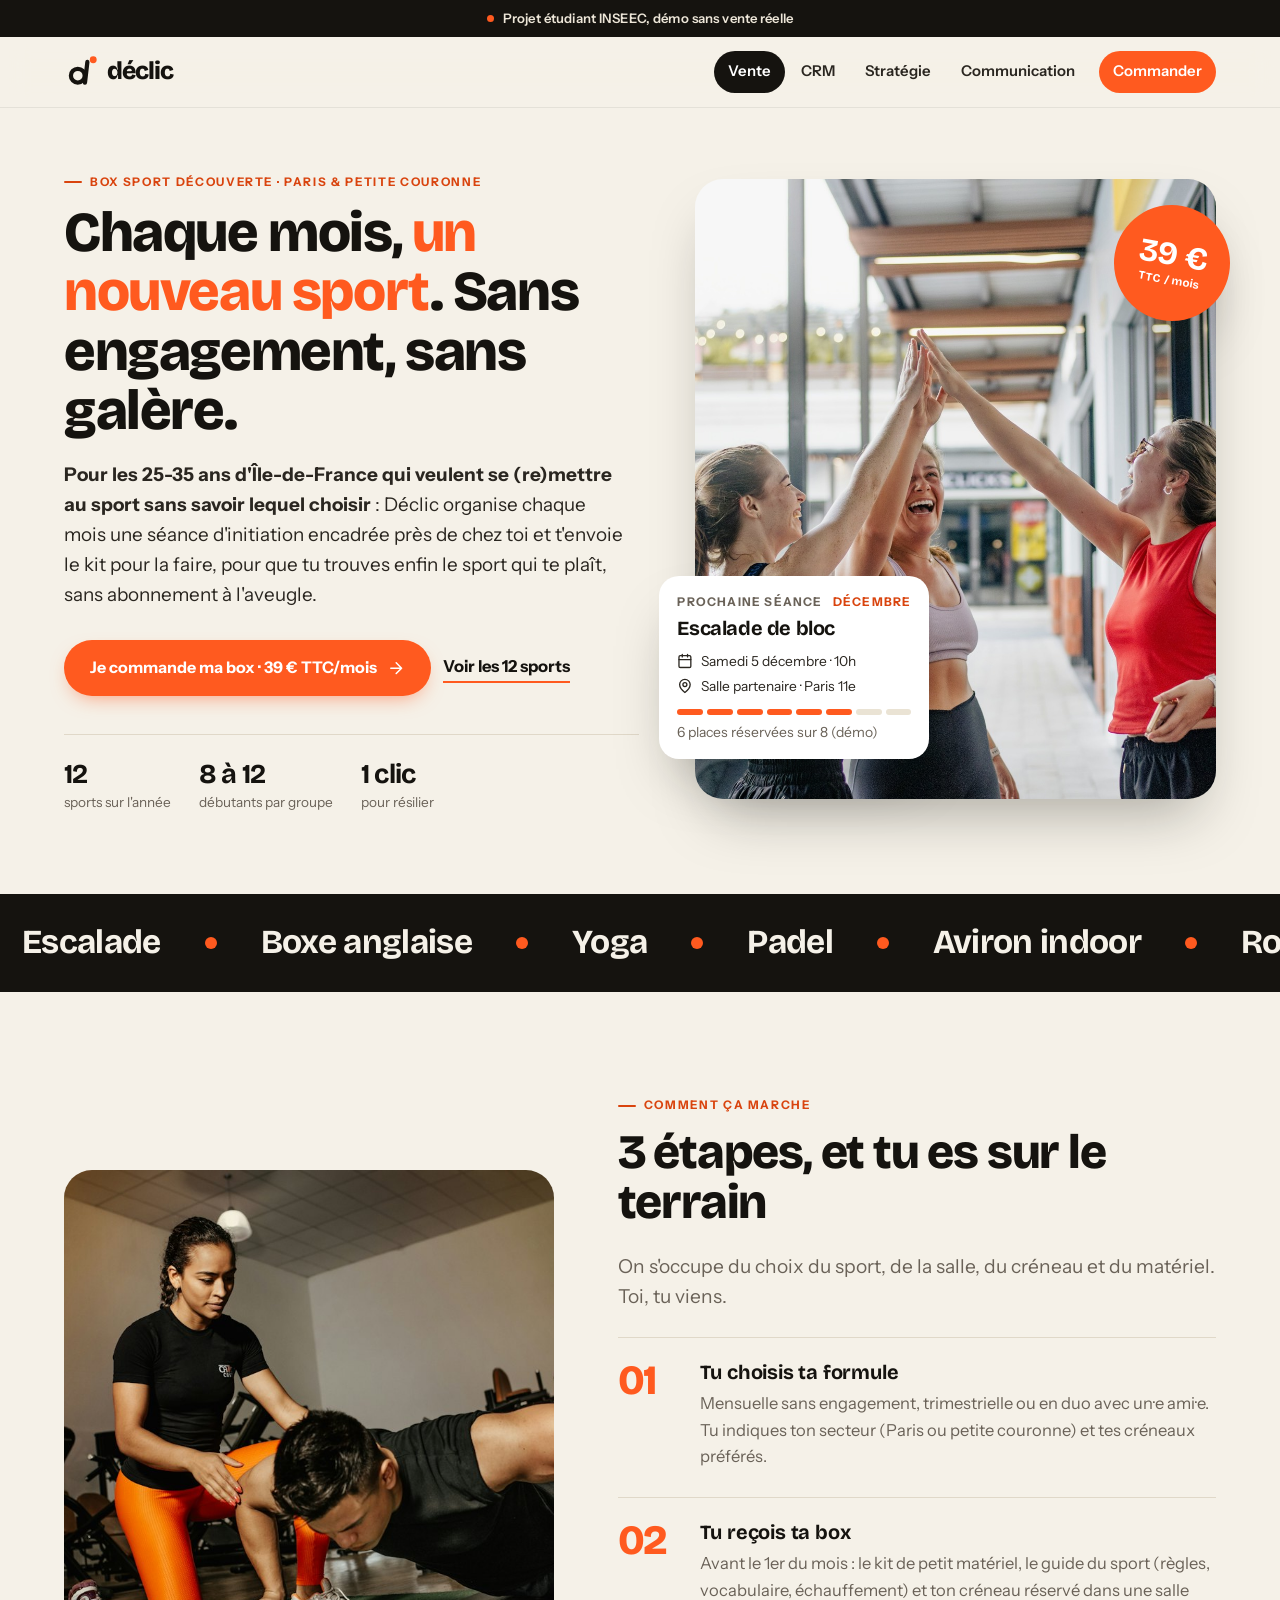
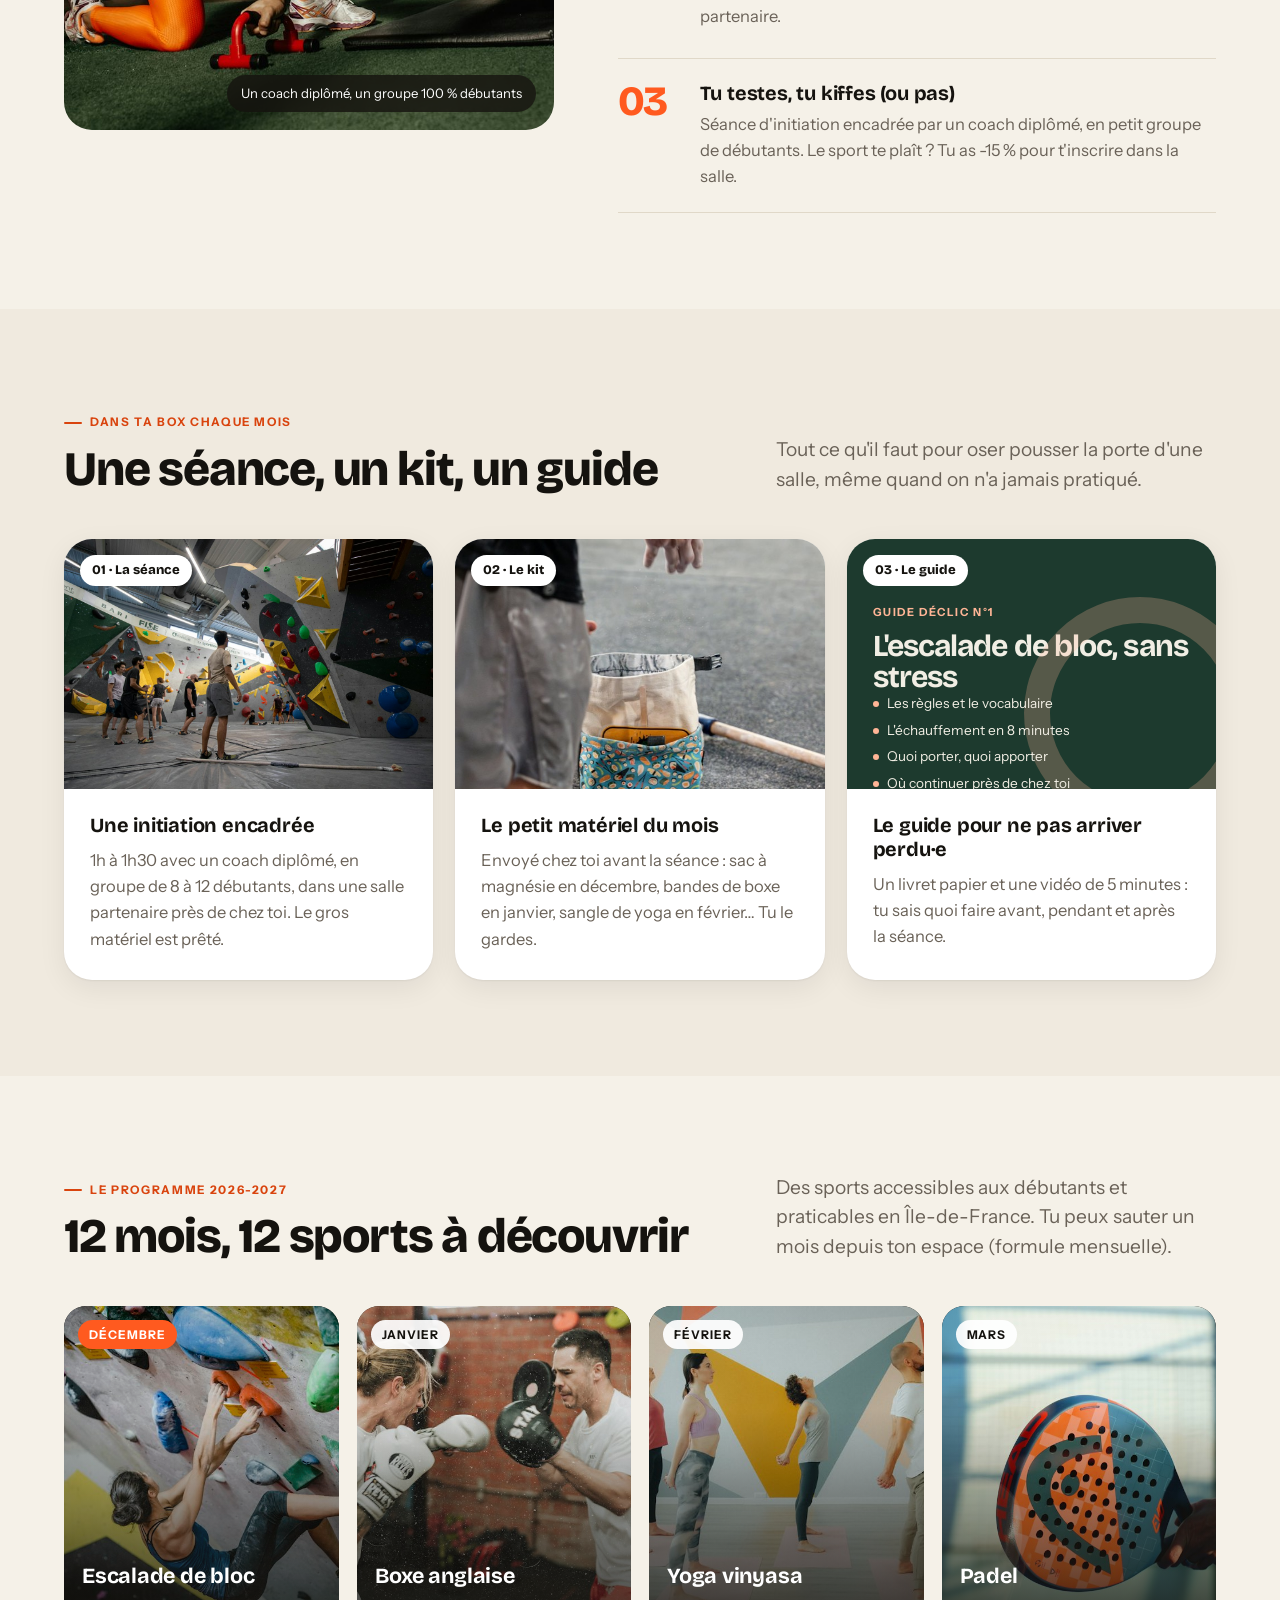
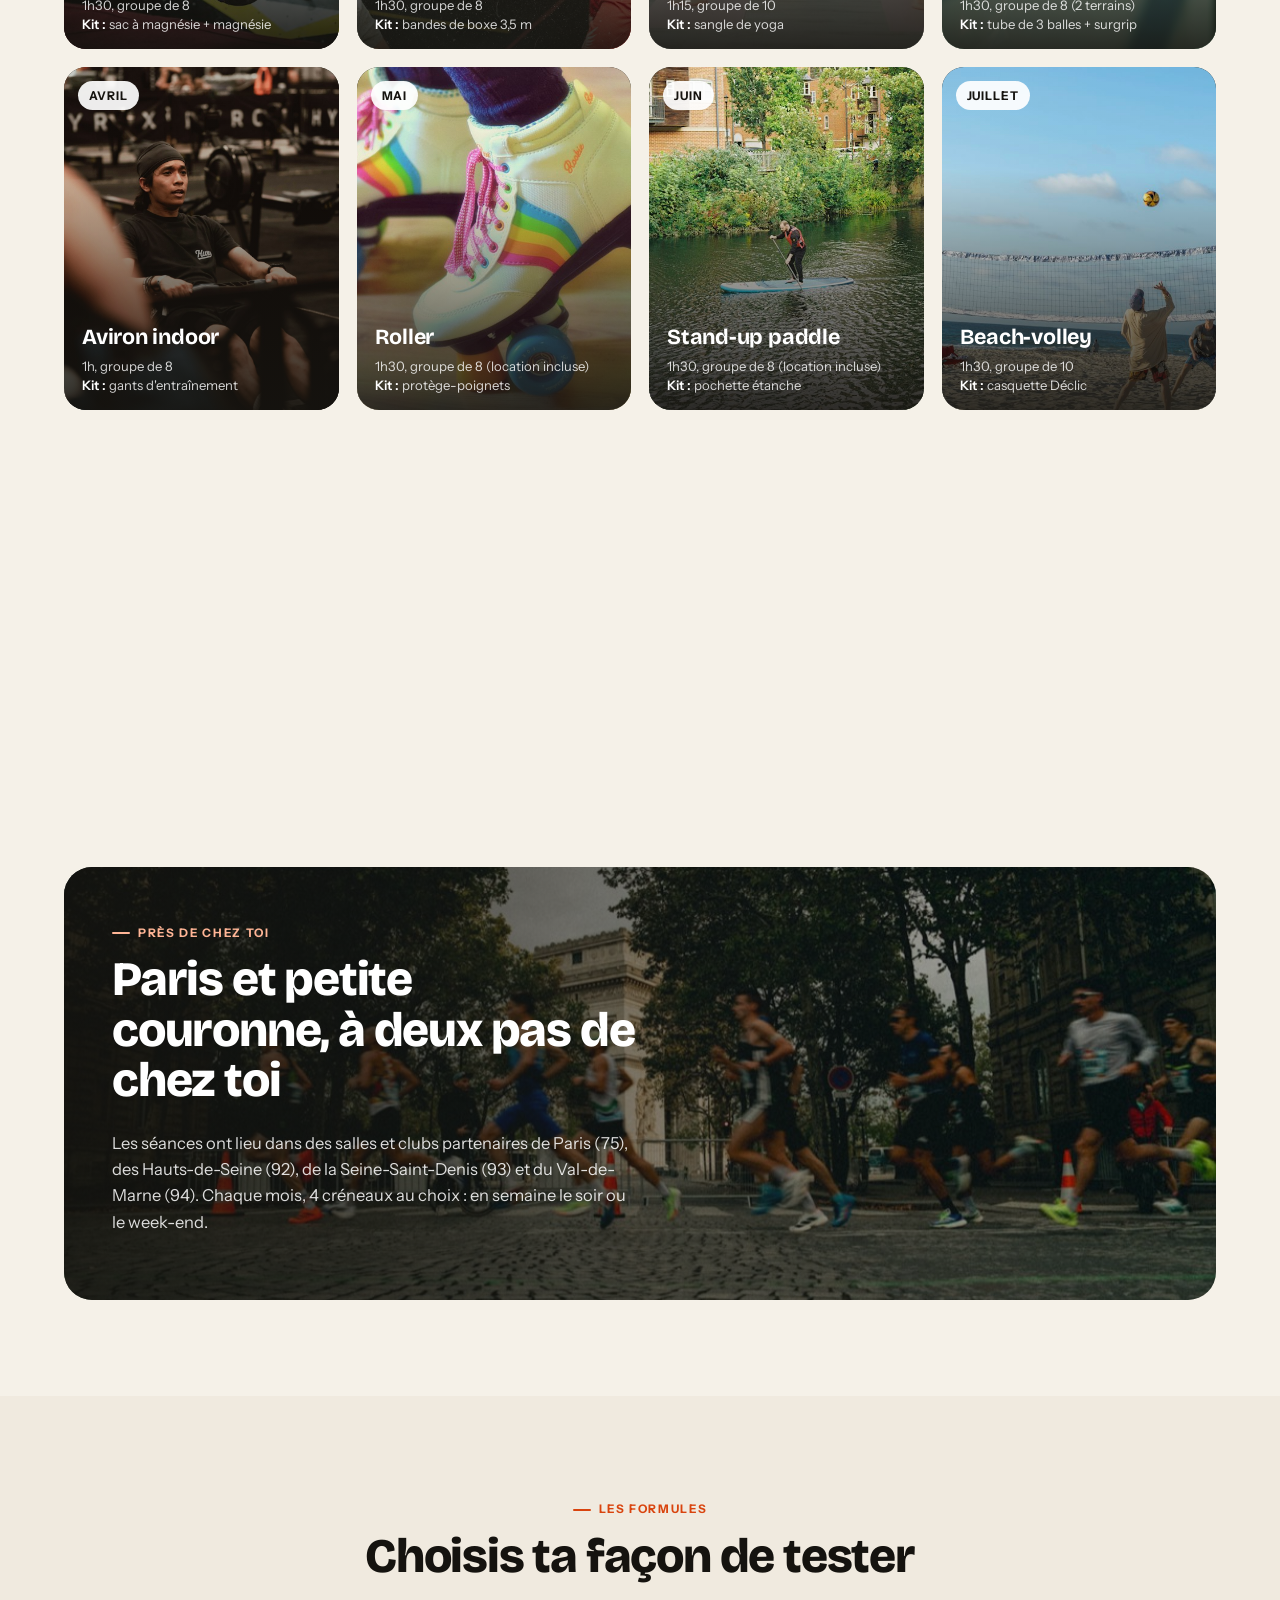
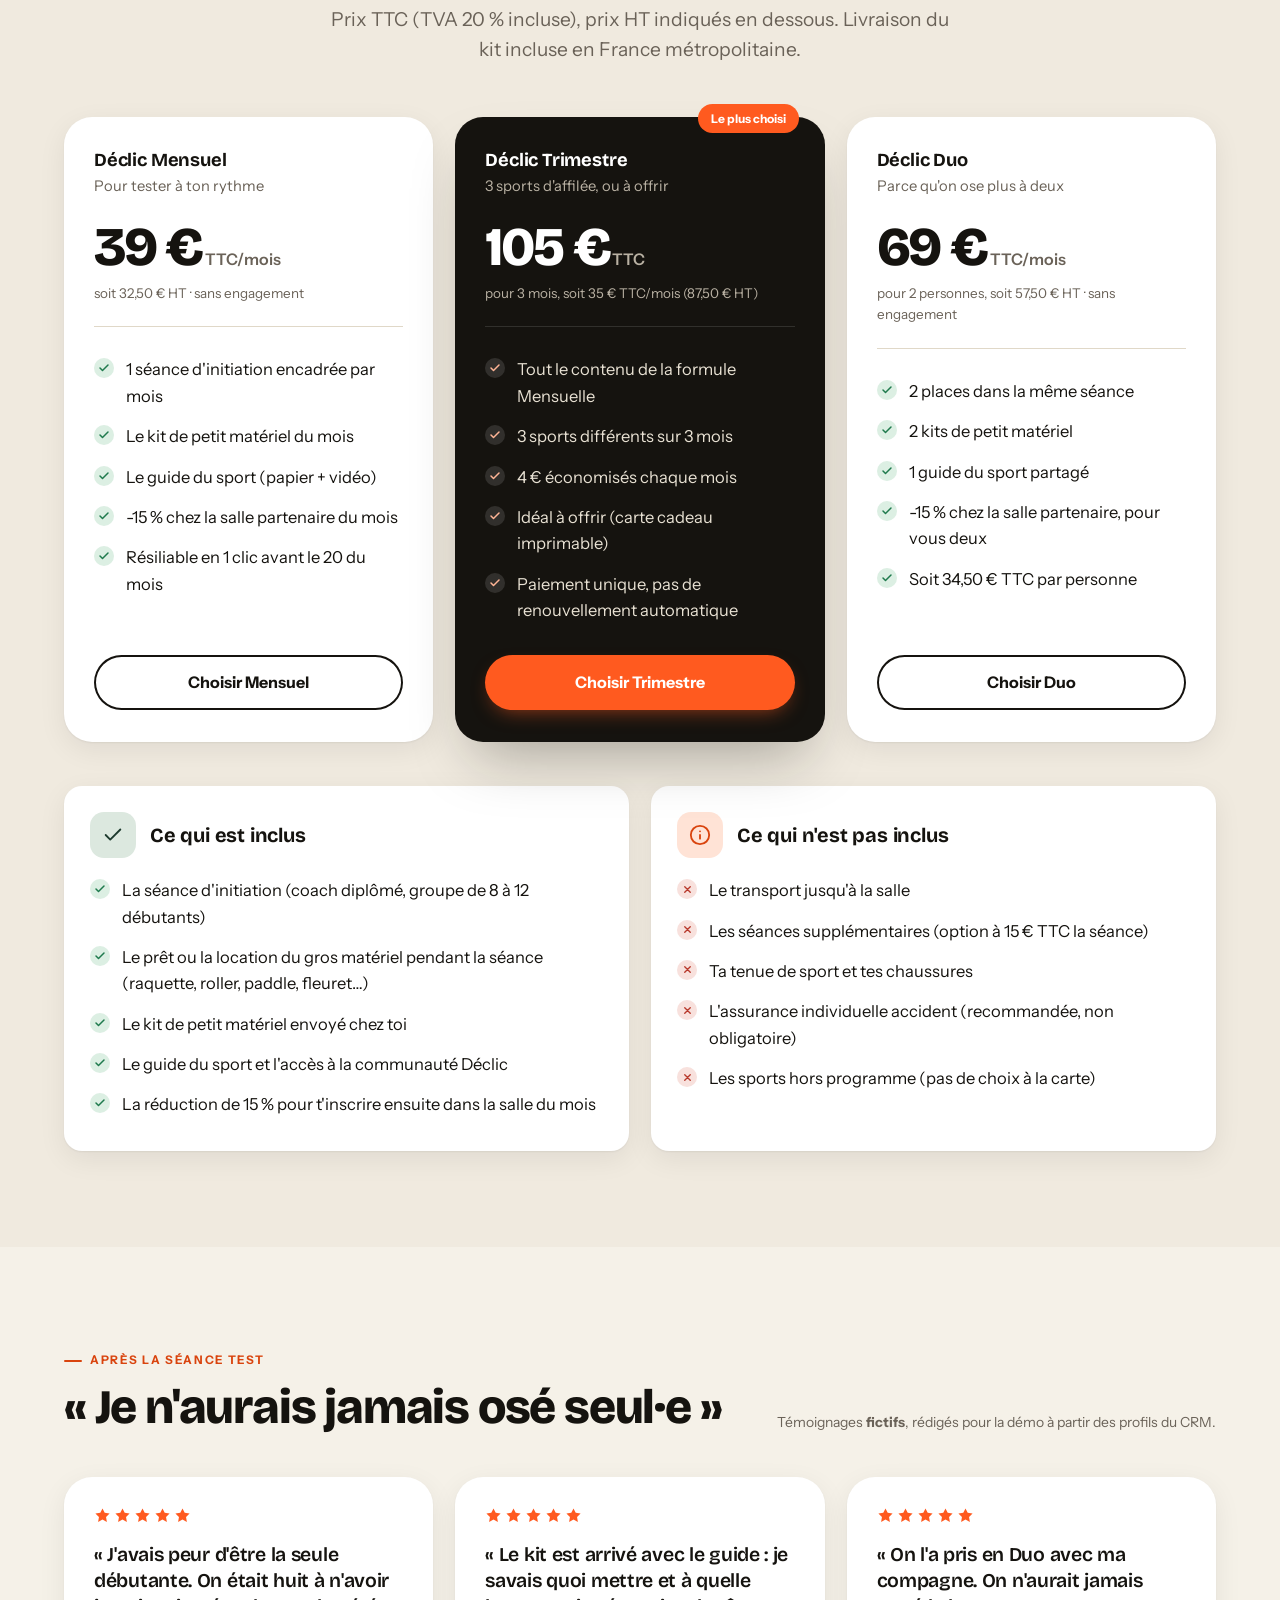
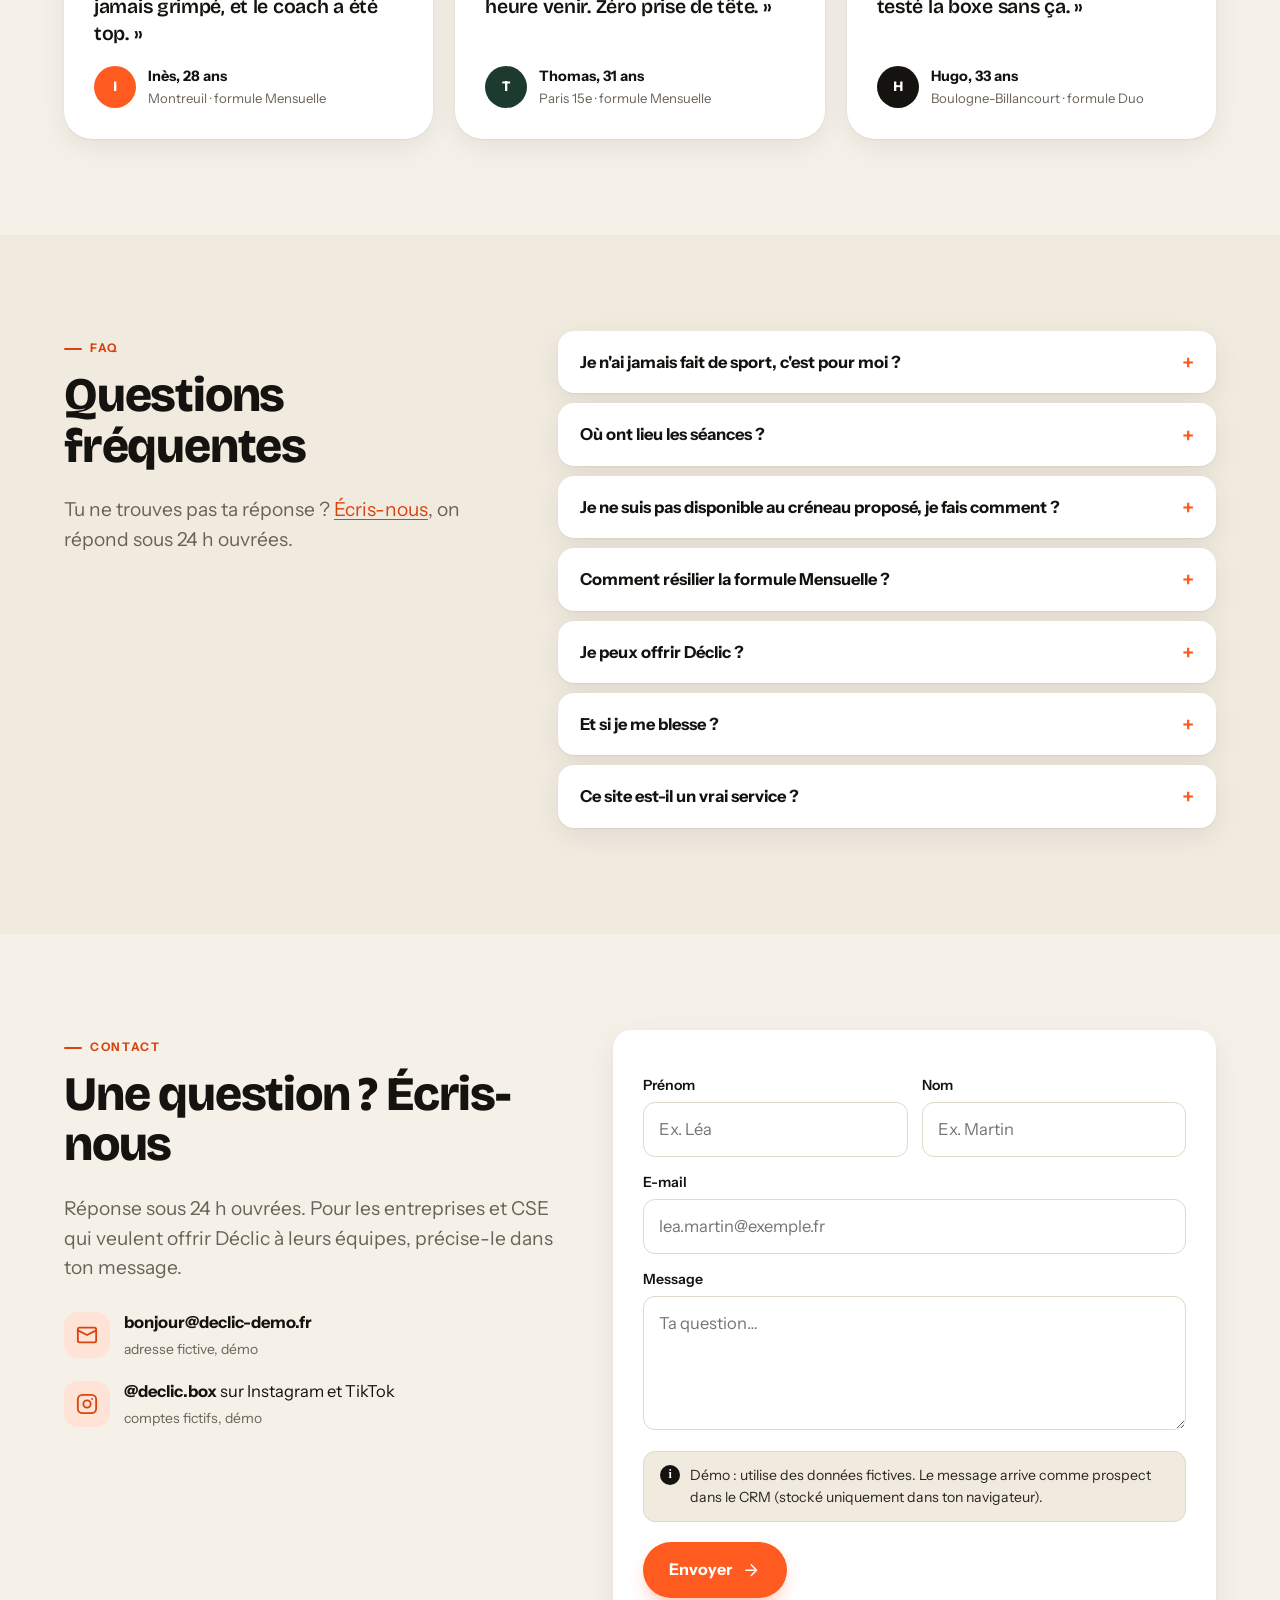
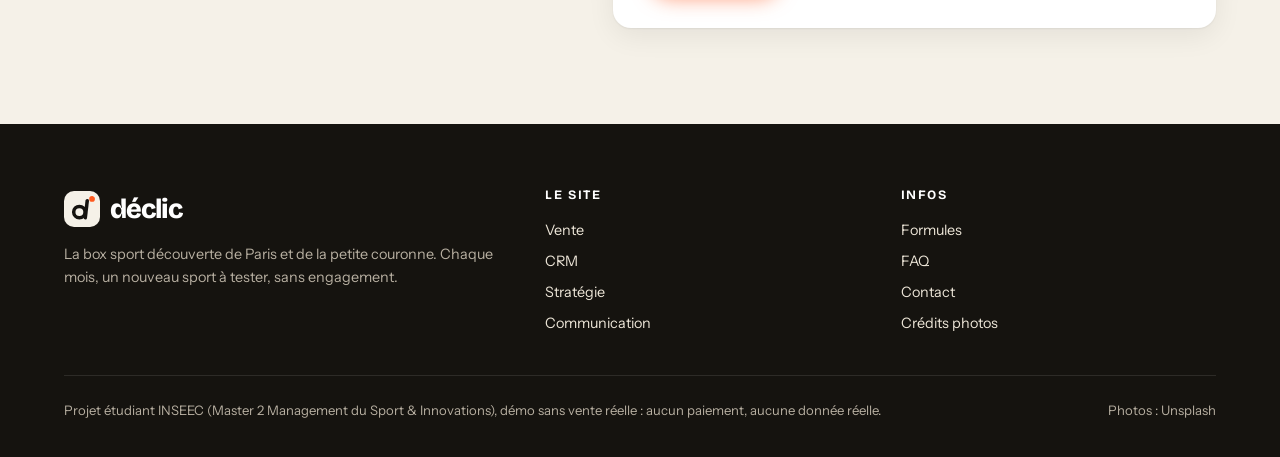
<file: index.html>
<!DOCTYPE html>
<html lang="fr">
<head>
<meta charset="utf-8">
<meta name="viewport" content="width=device-width,initial-scale=1">
<title>Déclic · La box qui te fait tester un nouveau sport chaque mois</title>
<meta name="description" content="Déclic : chaque mois, un nouveau sport à tester à Paris avec une séance d'initiation encadrée, un kit et un guide. Projet étudiant INSEEC en mode démo.">
<meta name="theme-color" content="#15130F">
<link rel="icon" href="assets/favicon.svg" type="image/svg+xml">
<link rel="preconnect" href="https://fonts.googleapis.com">
<link rel="preconnect" href="https://fonts.gstatic.com" crossorigin>
<link href="https://fonts.googleapis.com/css2?family=Bricolage+Grotesque:opsz,wght@12..96,500..800&family=Instrument+Sans:wght@400..700&display=swap" rel="stylesheet">
<link rel="stylesheet" href="assets/style.css">
<script src="assets/app.js"></script>
</head>
<body>
<div class="demo-banner" role="note">Projet étudiant INSEEC, démo sans vente réelle</div>
<header class="site-header">
  <div class="wrap">
    <a class="brand" href="index.html"><img src="assets/logo.svg" alt="">déclic</a>
    <button class="menu-btn" aria-label="Ouvrir le menu" aria-expanded="false">Menu</button>
    <nav class="nav"><a href="index.html" class="active">Vente</a><a href="crm.html">CRM</a><a href="strategie.html">Stratégie</a><a href="communication.html">Communication</a><a href="commande.html" class="nav-cta">Commander</a></nav>
  </div>
</header>
<main>

<!-- Hero -->
<section class="hero">
  <div class="wrap hero-grid">
    <div>
      <div class="eyebrow">Box sport découverte · Paris &amp; petite couronne</div>
      <h1>Chaque mois, <em>un nouveau sport</em>. Sans engagement, sans galère.</h1>
      <p class="promise"><strong>Pour les 25-35 ans d'Île-de-France qui veulent se (re)mettre au sport sans savoir lequel choisir</strong> : Déclic organise chaque mois une séance d'initiation encadrée près de chez toi et t'envoie le kit pour la faire, pour que tu trouves enfin le sport qui te plaît, sans abonnement à l'aveugle.</p>
      <div class="cta-row">
        <a class="btn" href="commande.html">Je commande ma box · 39 € TTC/mois <svg class="ic"><use href="assets/icons.svg#arrow"/></svg></a>
        <a class="textlink" href="#programme">Voir les 12 sports</a>
      </div>
      <div class="trust">
        <div><b>12</b><span>sports sur l'année</span></div>
        <div><b>8 à 12</b><span>débutants par groupe</span></div>
        <div><b>1 clic</b><span>pour résilier</span></div>
      </div>
    </div>
    <div class="hero-photo">
      <img src="assets/img/hero.jpg" alt="Trois amies se tapent dans la main en riant après une séance de sport" fetchpriority="high">
      <div class="hero-sticker"><div><b>39 €</b><small>TTC / mois</small></div></div>
      <div class="hero-ticket" aria-label="Prochaine séance">
        <div class="t-top"><span>Prochaine séance</span><span style="color:var(--accent-d)">Décembre</span></div>
        <strong>Escalade de bloc</strong>
        <div class="t-meta">
          <span><svg class="ic"><use href="assets/icons.svg#calendar"/></svg>Samedi 5 décembre · 10h</span>
          <span><svg class="ic"><use href="assets/icons.svg#pin"/></svg>Salle partenaire · Paris 11e</span>
        </div>
        <div class="seats" aria-label="6 places réservées sur 8"><i></i><i></i><i></i><i></i><i></i><i></i><i class="free"></i><i class="free"></i></div>
        <div class="small muted" style="margin-top:6px">6 places réservées sur 8 (démo)</div>
      </div>
    </div>
  </div>
</section>

<div class="marquee" aria-hidden="true"><div class="marquee-track">
  <span>Escalade</span><span>Boxe anglaise</span><span>Yoga</span><span>Padel</span><span>Aviron indoor</span><span>Roller</span><span>Stand-up paddle</span><span>Beach-volley</span><span>Tir à l'arc</span><span>Pilates</span><span>Escrime</span><span>Hip-hop</span>
  <span>Escalade</span><span>Boxe anglaise</span><span>Yoga</span><span>Padel</span><span>Aviron indoor</span><span>Roller</span><span>Stand-up paddle</span><span>Beach-volley</span><span>Tir à l'arc</span><span>Pilates</span><span>Escrime</span><span>Hip-hop</span>
</div></div>

<!-- Comment ça marche -->
<section id="comment">
  <div class="wrap how">
    <div class="how-photo reveal">
      <img src="assets/img/coach.jpg" alt="Une coach corrige la position d'un débutant pendant une séance" loading="lazy">
      <span class="caption">Un coach diplômé, un groupe 100 % débutants</span>
    </div>
    <div class="reveal">
      <div class="eyebrow">Comment ça marche</div>
      <h2>3 étapes, et tu es sur le terrain</h2>
      <p class="lead">On s'occupe du choix du sport, de la salle, du créneau et du matériel. Toi, tu viens.</p>
      <div class="steps-list">
        <div class="step"><div class="n">01</div><div><h3>Tu choisis ta formule</h3><p>Mensuelle sans engagement, trimestrielle ou en duo avec un·e ami·e. Tu indiques ton secteur (Paris ou petite couronne) et tes créneaux préférés.</p></div></div>
        <div class="step"><div class="n">02</div><div><h3>Tu reçois ta box</h3><p>Avant le 1er du mois : le kit de petit matériel, le guide du sport (règles, vocabulaire, échauffement) et ton créneau réservé dans une salle partenaire.</p></div></div>
        <div class="step"><div class="n">03</div><div><h3>Tu testes, tu kiffes (ou pas)</h3><p>Séance d'initiation encadrée par un coach diplômé, en petit groupe de débutants. Le sport te plaît ? Tu as -15 % pour t'inscrire dans la salle.</p></div></div>
      </div>
    </div>
  </div>
</section>

<!-- La box -->
<section class="alt" id="box">
  <div class="wrap">
    <div class="section-head reveal">
      <div><div class="eyebrow">Dans ta box chaque mois</div><h2>Une séance, un kit, un guide</h2></div>
      <p class="lead">Tout ce qu'il faut pour oser pousser la porte d'une salle, même quand on n'a jamais pratiqué.</p>
    </div>
    <div class="box-grid">
      <article class="box-tile reveal">
        <div class="ph"><img src="assets/img/groupe-escalade.jpg" alt="Un petit groupe de débutants devant un mur d'escalade de bloc" loading="lazy"><span class="num">01 · La séance</span></div>
        <div class="body"><h3>Une initiation encadrée</h3><p>1h à 1h30 avec un coach diplômé, en groupe de 8 à 12 débutants, dans une salle partenaire près de chez toi. Le gros matériel est prêté.</p></div>
      </article>
      <article class="box-tile reveal">
        <div class="ph"><img src="assets/img/kit-magnesie.jpg" alt="Un sac à magnésie d'escalade, le kit du mois de décembre" loading="lazy"><span class="num">02 · Le kit</span></div>
        <div class="body"><h3>Le petit matériel du mois</h3><p>Envoyé chez toi avant la séance : sac à magnésie en décembre, bandes de boxe en janvier, sangle de yoga en février… Tu le gardes.</p></div>
      </article>
      <article class="box-tile reveal">
        <div class="ph"><div class="guide-mock"><div><small>Guide Déclic n°1</small><strong>L'escalade de bloc, sans stress</strong></div><ul><li>Les règles et le vocabulaire</li><li>L'échauffement en 8 minutes</li><li>Quoi porter, quoi apporter</li><li>Où continuer près de chez toi</li></ul></div><span class="num">03 · Le guide</span></div>
        <div class="body"><h3>Le guide pour ne pas arriver perdu·e</h3><p>Un livret papier et une vidéo de 5 minutes : tu sais quoi faire avant, pendant et après la séance.</p></div>
      </article>
    </div>
  </div>
</section>

<!-- Programme -->
<section id="programme">
  <div class="wrap">
    <div class="section-head reveal">
      <div><div class="eyebrow">Le programme 2026-2027</div><h2>12 mois, 12 sports à découvrir</h2></div>
      <p class="lead">Des sports accessibles aux débutants et praticables en Île-de-France. Tu peux sauter un mois depuis ton espace (formule mensuelle).</p>
    </div>
    <div class="sports">
      <article class="sport next reveal"><img src="assets/img/escalade.jpg" alt="Une grimpeuse sur un mur d'escalade de bloc" loading="lazy"><span class="m">Décembre</span><div class="c"><h3>Escalade de bloc</h3><p>1h30, groupe de 8<br><b>Kit :</b> sac à magnésie + magnésie</p></div></article>
      <article class="sport reveal"><img src="assets/img/boxe.jpg" alt="Un coach tient les pattes d'ours pendant un exercice de boxe" loading="lazy"><span class="m">Janvier</span><div class="c"><h3>Boxe anglaise</h3><p>1h30, groupe de 8<br><b>Kit :</b> bandes de boxe 3,5 m</p></div></article>
      <article class="sport reveal"><img src="assets/img/yoga.jpg" alt="Un petit groupe s'étire dans un studio de yoga" loading="lazy"><span class="m">Février</span><div class="c"><h3>Yoga vinyasa</h3><p>1h15, groupe de 10<br><b>Kit :</b> sangle de yoga</p></div></article>
      <article class="sport reveal"><img src="assets/img/padel.jpg" alt="Une raquette de padel sur un terrain" loading="lazy"><span class="m">Mars</span><div class="c"><h3>Padel</h3><p>1h30, groupe de 8 (2 terrains)<br><b>Kit :</b> tube de 3 balles + surgrip</p></div></article>
      <article class="sport reveal"><img src="assets/img/aviron.jpg" alt="Un homme sur un rameur dans une salle de sport" loading="lazy"><span class="m">Avril</span><div class="c"><h3>Aviron indoor</h3><p>1h, groupe de 8<br><b>Kit :</b> gants d'entraînement</p></div></article>
      <article class="sport reveal"><img src="assets/img/roller.jpg" alt="Des patins à roulettes colorés sur un parquet" loading="lazy"><span class="m">Mai</span><div class="c"><h3>Roller</h3><p>1h30, groupe de 8 (location incluse)<br><b>Kit :</b> protège-poignets</p></div></article>
      <article class="sport reveal"><img src="assets/img/paddle.jpg" alt="Un homme fait du stand-up paddle sur une rivière en ville" loading="lazy"><span class="m">Juin</span><div class="c"><h3>Stand-up paddle</h3><p>1h30, groupe de 8 (location incluse)<br><b>Kit :</b> pochette étanche</p></div></article>
      <article class="sport reveal"><img src="assets/img/beach-volley.jpg" alt="Des amis jouent au beach-volley" loading="lazy"><span class="m">Juillet</span><div class="c"><h3>Beach-volley</h3><p>1h30, groupe de 10<br><b>Kit :</b> casquette Déclic</p></div></article>
      <article class="sport reveal"><img src="assets/img/tir-arc.jpg" alt="Une femme vise une cible au tir à l'arc" loading="lazy"><span class="m">Août</span><div class="c"><h3>Tir à l'arc</h3><p>1h30, groupe de 8<br><b>Kit :</b> gourde Déclic</p></div></article>
      <article class="sport reveal"><img src="assets/img/pilates.jpg" alt="Deux femmes sur des machines de pilates dans un studio" loading="lazy"><span class="m">Septembre</span><div class="c"><h3>Pilates</h3><p>1h, groupe de 10<br><b>Kit :</b> mini-bande élastique</p></div></article>
      <article class="sport reveal"><img src="assets/img/escrime.jpg" alt="Deux escrimeurs en tenue blanche s'affrontent au fleuret" loading="lazy"><span class="m">Octobre</span><div class="c"><h3>Escrime</h3><p>1h30, groupe de 8 (équipement prêté)<br><b>Kit :</b> serviette microfibre</p></div></article>
      <article class="sport reveal"><img src="assets/img/hip-hop.jpg" alt="Un groupe de danseurs de hip-hop" loading="lazy"><span class="m">Novembre</span><div class="c"><h3>Danse hip-hop</h3><p>1h15, groupe de 12<br><b>Kit :</b> bandeau sport</p></div></article>
    </div>
  </div>
</section>

<!-- Paris -->
<section style="padding-top:0">
  <div class="wrap">
    <div class="banner-photo reveal">
      <img src="assets/img/paris.jpg" alt="Des coureurs passent devant l'Arc de Triomphe à Paris" loading="lazy">
      <div class="in">
        <div class="eyebrow" style="color:var(--peach)">Près de chez toi</div>
        <h2>Paris et petite couronne, à deux pas de chez toi</h2>
        <p>Les séances ont lieu dans des salles et clubs partenaires de Paris (75), des Hauts-de-Seine (92), de la Seine-Saint-Denis (93) et du Val-de-Marne (94). Chaque mois, 4 créneaux au choix : en semaine le soir ou le week-end.</p>
      </div>
    </div>
  </div>
</section>

<!-- Formules -->
<section class="alt" id="offres">
  <div class="wrap">
    <div class="center reveal" style="margin-bottom:52px">
      <div class="eyebrow">Les formules</div>
      <h2>Choisis ta façon de tester</h2>
      <p class="lead">Prix TTC (TVA 20 % incluse), prix HT indiqués en dessous. Livraison du kit incluse en France métropolitaine.</p>
    </div>
    <div class="pricing">
      <div class="price-card reveal">
        <h3>Déclic Mensuel</h3>
        <div class="for">Pour tester à ton rythme</div>
        <div class="price">39 €<small> TTC/mois</small></div>
        <div class="ht">soit 32,50 € HT · sans engagement</div>
        <ul class="list">
          <li>1 séance d'initiation encadrée par mois</li>
          <li>Le kit de petit matériel du mois</li>
          <li>Le guide du sport (papier + vidéo)</li>
          <li>-15 % chez la salle partenaire du mois</li>
          <li>Résiliable en 1 clic avant le 20 du mois</li>
        </ul>
        <a class="btn secondary" href="commande.html?formule=mensuel">Choisir Mensuel</a>
      </div>
      <div class="price-card featured reveal">
        <span class="badge">Le plus choisi</span>
        <h3>Déclic Trimestre</h3>
        <div class="for">3 sports d'affilée, ou à offrir</div>
        <div class="price">105 €<small> TTC</small></div>
        <div class="ht">pour 3 mois, soit 35 € TTC/mois (87,50 € HT)</div>
        <ul class="list">
          <li>Tout le contenu de la formule Mensuelle</li>
          <li>3 sports différents sur 3 mois</li>
          <li>4 € économisés chaque mois</li>
          <li>Idéal à offrir (carte cadeau imprimable)</li>
          <li>Paiement unique, pas de renouvellement automatique</li>
        </ul>
        <a class="btn" href="commande.html?formule=trimestre">Choisir Trimestre</a>
      </div>
      <div class="price-card reveal">
        <h3>Déclic Duo</h3>
        <div class="for">Parce qu'on ose plus à deux</div>
        <div class="price">69 €<small> TTC/mois</small></div>
        <div class="ht">pour 2 personnes, soit 57,50 € HT · sans engagement</div>
        <ul class="list">
          <li>2 places dans la même séance</li>
          <li>2 kits de petit matériel</li>
          <li>1 guide du sport partagé</li>
          <li>-15 % chez la salle partenaire, pour vous deux</li>
          <li>Soit 34,50 € TTC par personne</li>
        </ul>
        <a class="btn secondary" href="commande.html?formule=duo">Choisir Duo</a>
      </div>
    </div>

    <div class="grid g2" style="margin-top:44px">
      <div class="card reveal">
        <div style="display:flex;gap:14px;align-items:center;margin-bottom:12px"><span class="ic-badge green"><svg class="ic"><use href="assets/icons.svg#check"/></svg></span><h3 style="margin:0">Ce qui est inclus</h3></div>
        <ul class="list" style="margin:0">
          <li>La séance d'initiation (coach diplômé, groupe de 8 à 12 débutants)</li>
          <li>Le prêt ou la location du gros matériel pendant la séance (raquette, roller, paddle, fleuret…)</li>
          <li>Le kit de petit matériel envoyé chez toi</li>
          <li>Le guide du sport et l'accès à la communauté Déclic</li>
          <li>La réduction de 15 % pour t'inscrire ensuite dans la salle du mois</li>
        </ul>
      </div>
      <div class="card reveal">
        <div style="display:flex;gap:14px;align-items:center;margin-bottom:12px"><span class="ic-badge"><svg class="ic"><use href="assets/icons.svg#info"/></svg></span><h3 style="margin:0">Ce qui n'est pas inclus</h3></div>
        <ul class="list no" style="margin:0">
          <li>Le transport jusqu'à la salle</li>
          <li>Les séances supplémentaires (option à 15 € TTC la séance)</li>
          <li>Ta tenue de sport et tes chaussures</li>
          <li>L'assurance individuelle accident (recommandée, non obligatoire)</li>
          <li>Les sports hors programme (pas de choix à la carte)</li>
        </ul>
      </div>
    </div>
  </div>
</section>

<!-- Témoignages -->
<section>
  <div class="wrap">
    <div class="section-head reveal">
      <div><div class="eyebrow">Après la séance test</div><h2>« Je n'aurais jamais osé seul·e »</h2></div>
      <p class="lead small">Témoignages <strong>fictifs</strong>, rédigés pour la démo à partir des profils du CRM.</p>
    </div>
    <div class="quotes">
      <figure class="quote reveal" style="margin:0">
        <div class="stars"><svg class="ic"><use href="assets/icons.svg#star"/></svg><svg class="ic"><use href="assets/icons.svg#star"/></svg><svg class="ic"><use href="assets/icons.svg#star"/></svg><svg class="ic"><use href="assets/icons.svg#star"/></svg><svg class="ic"><use href="assets/icons.svg#star"/></svg></div>
        <blockquote>« J'avais peur d'être la seule débutante. On était huit à n'avoir jamais grimpé, et le coach a été top. »</blockquote>
        <figcaption class="who"><i style="background:var(--accent)">I</i><div><b>Inès, 28 ans</b><span>Montreuil · formule Mensuelle</span></div></figcaption>
      </figure>
      <figure class="quote reveal" style="margin:0">
        <div class="stars"><svg class="ic"><use href="assets/icons.svg#star"/></svg><svg class="ic"><use href="assets/icons.svg#star"/></svg><svg class="ic"><use href="assets/icons.svg#star"/></svg><svg class="ic"><use href="assets/icons.svg#star"/></svg><svg class="ic"><use href="assets/icons.svg#star"/></svg></div>
        <blockquote>« Le kit est arrivé avec le guide : je savais quoi mettre et à quelle heure venir. Zéro prise de tête. »</blockquote>
        <figcaption class="who"><i style="background:var(--forest)">T</i><div><b>Thomas, 31 ans</b><span>Paris 15e · formule Mensuelle</span></div></figcaption>
      </figure>
      <figure class="quote reveal" style="margin:0">
        <div class="stars"><svg class="ic"><use href="assets/icons.svg#star"/></svg><svg class="ic"><use href="assets/icons.svg#star"/></svg><svg class="ic"><use href="assets/icons.svg#star"/></svg><svg class="ic"><use href="assets/icons.svg#star"/></svg><svg class="ic"><use href="assets/icons.svg#star"/></svg></div>
        <blockquote>« On l'a pris en Duo avec ma compagne. On n'aurait jamais testé la boxe sans ça. »</blockquote>
        <figcaption class="who"><i style="background:var(--ink)">H</i><div><b>Hugo, 33 ans</b><span>Boulogne-Billancourt · formule Duo</span></div></figcaption>
      </figure>
    </div>
  </div>
</section>

<!-- FAQ -->
<section class="alt" id="faq">
  <div class="wrap faq-grid">
    <div class="reveal">
      <div class="eyebrow">FAQ</div>
      <h2>Questions fréquentes</h2>
      <p class="lead">Tu ne trouves pas ta réponse ? <a href="#contact">Écris-nous</a>, on répond sous 24 h ouvrées.</p>
    </div>
    <div class="reveal">
      <details><summary>Je n'ai jamais fait de sport, c'est pour moi ?</summary><p>Oui. Chaque séance est une initiation pour débutants complets, en petit groupe et sans esprit de compétition. Le coach adapte les exercices à ton niveau.</p></details>
      <details><summary>Où ont lieu les séances ?</summary><p>Dans des salles et clubs partenaires à Paris et en petite couronne (92, 93, 94). À la commande, tu indiques ton secteur et on te propose le créneau le plus proche.</p></details>
      <details><summary>Je ne suis pas disponible au créneau proposé, je fais comment ?</summary><p>Chaque mois, 4 créneaux sont proposés (semaine en soirée et week-end). Tu peux changer de créneau jusqu'à 48 h avant la séance depuis ton espace.</p></details>
      <details><summary>Comment résilier la formule Mensuelle ?</summary><p>En 1 clic depuis ton espace, avant le 20 du mois pour ne pas être prélevé le mois suivant. Aucun frais, aucune justification.</p></details>
      <details><summary>Je peux offrir Déclic ?</summary><p>Oui, la formule Trimestre existe en carte cadeau imprimable. La personne choisit ensuite son secteur et ses créneaux.</p></details>
      <details><summary>Et si je me blesse ?</summary><p>Les séances se déroulent dans des établissements couverts par leur assurance responsabilité civile. Nous recommandons une assurance individuelle accident (souvent incluse dans ton assurance habitation ou ta carte bancaire, à vérifier).</p></details>
      <details><summary>Ce site est-il un vrai service ?</summary><p>Non. Déclic est un projet étudiant INSEEC présenté en mode démo : aucun paiement n'est encaissé et aucune commande n'est expédiée.</p></details>
    </div>
  </div>
</section>

<!-- Contact -->
<section id="contact">
  <div class="wrap contact">
    <div class="reveal">
      <div class="eyebrow">Contact</div>
      <h2>Une question ? Écris-nous</h2>
      <p class="lead">Réponse sous 24 h ouvrées. Pour les entreprises et CSE qui veulent offrir Déclic à leurs équipes, précise-le dans ton message.</p>
      <div class="contact-info">
        <div><span class="ic-badge"><svg class="ic"><use href="assets/icons.svg#mail"/></svg></span><div><b>bonjour@declic-demo.fr</b><br><span class="small muted">adresse fictive, démo</span></div></div>
        <div><span class="ic-badge"><svg class="ic"><use href="assets/icons.svg#instagram"/></svg></span><div><b>@declic.box</b> sur Instagram et TikTok<br><span class="small muted">comptes fictifs, démo</span></div></div>
      </div>
    </div>
    <form class="card reveal" id="contactForm" style="padding:30px">
      <div class="form-row">
        <div><label for="cPrenom">Prénom</label><input id="cPrenom" required placeholder="Ex. Léa"></div>
        <div><label for="cNom">Nom</label><input id="cNom" required placeholder="Ex. Martin"></div>
      </div>
      <label for="cMail">E-mail</label><input id="cMail" type="email" required placeholder="lea.martin@exemple.fr">
      <label for="cMsg">Message</label><textarea id="cMsg" rows="4" required placeholder="Ta question…"></textarea>
      <p class="notice small" style="margin-top:14px">Démo : utilise des données fictives. Le message arrive comme prospect dans le CRM (stocké uniquement dans ton navigateur).</p>
      <button class="btn" type="submit" style="margin-top:6px">Envoyer <svg class="ic"><use href="assets/icons.svg#arrow"/></svg></button>
      <div id="contactOk" class="success" style="display:none;margin-top:12px">Merci ! Ton message a bien été envoyé (démo). Il apparaît dans le <a href="crm.html">CRM</a>, étape « Nouveau ».</div>
    </form>
  </div>
</section>

<script>
document.getElementById('contactForm').addEventListener('submit',function(e){
  e.preventDefault();
  var leads=JSON.parse(localStorage.getItem(DECLIC.ORDERS)||'[]');
  leads.push({type:'contact',prenom:cPrenom.value.trim(),nom:cNom.value.trim(),email:cMail.value.trim(),message:cMsg.value.trim(),date:new Date().toISOString()});
  localStorage.setItem(DECLIC.ORDERS,JSON.stringify(leads));
  this.reset(); document.getElementById('contactOk').style.display='block';
});
</script>

</main>
<footer class="site-footer">
  <div class="wrap foot">
    <div class="foot-grid">
      <div><div class="foot-brand"><img src="assets/logo.svg" alt="">déclic</div><p>La box sport découverte de Paris et de la petite couronne. Chaque mois, un nouveau sport à tester, sans engagement.</p></div>
      <div class="foot-col"><h4>Le site</h4><a href="index.html">Vente</a><a href="crm.html">CRM</a><a href="strategie.html">Stratégie</a><a href="communication.html">Communication</a></div>
      <div class="foot-col"><h4>Infos</h4><a href="index.html#offres">Formules</a><a href="index.html#faq">FAQ</a><a href="index.html#contact">Contact</a><a href="communication.html#credits">Crédits photos</a></div>
    </div>
    <div class="foot-bottom"><span>Projet étudiant INSEEC (Master 2 Management du Sport &amp; Innovations), démo sans vente réelle : aucun paiement, aucune donnée réelle.</span><span>Photos : Unsplash</span></div>
  </div>
</footer>
</body>
</html>
</file>
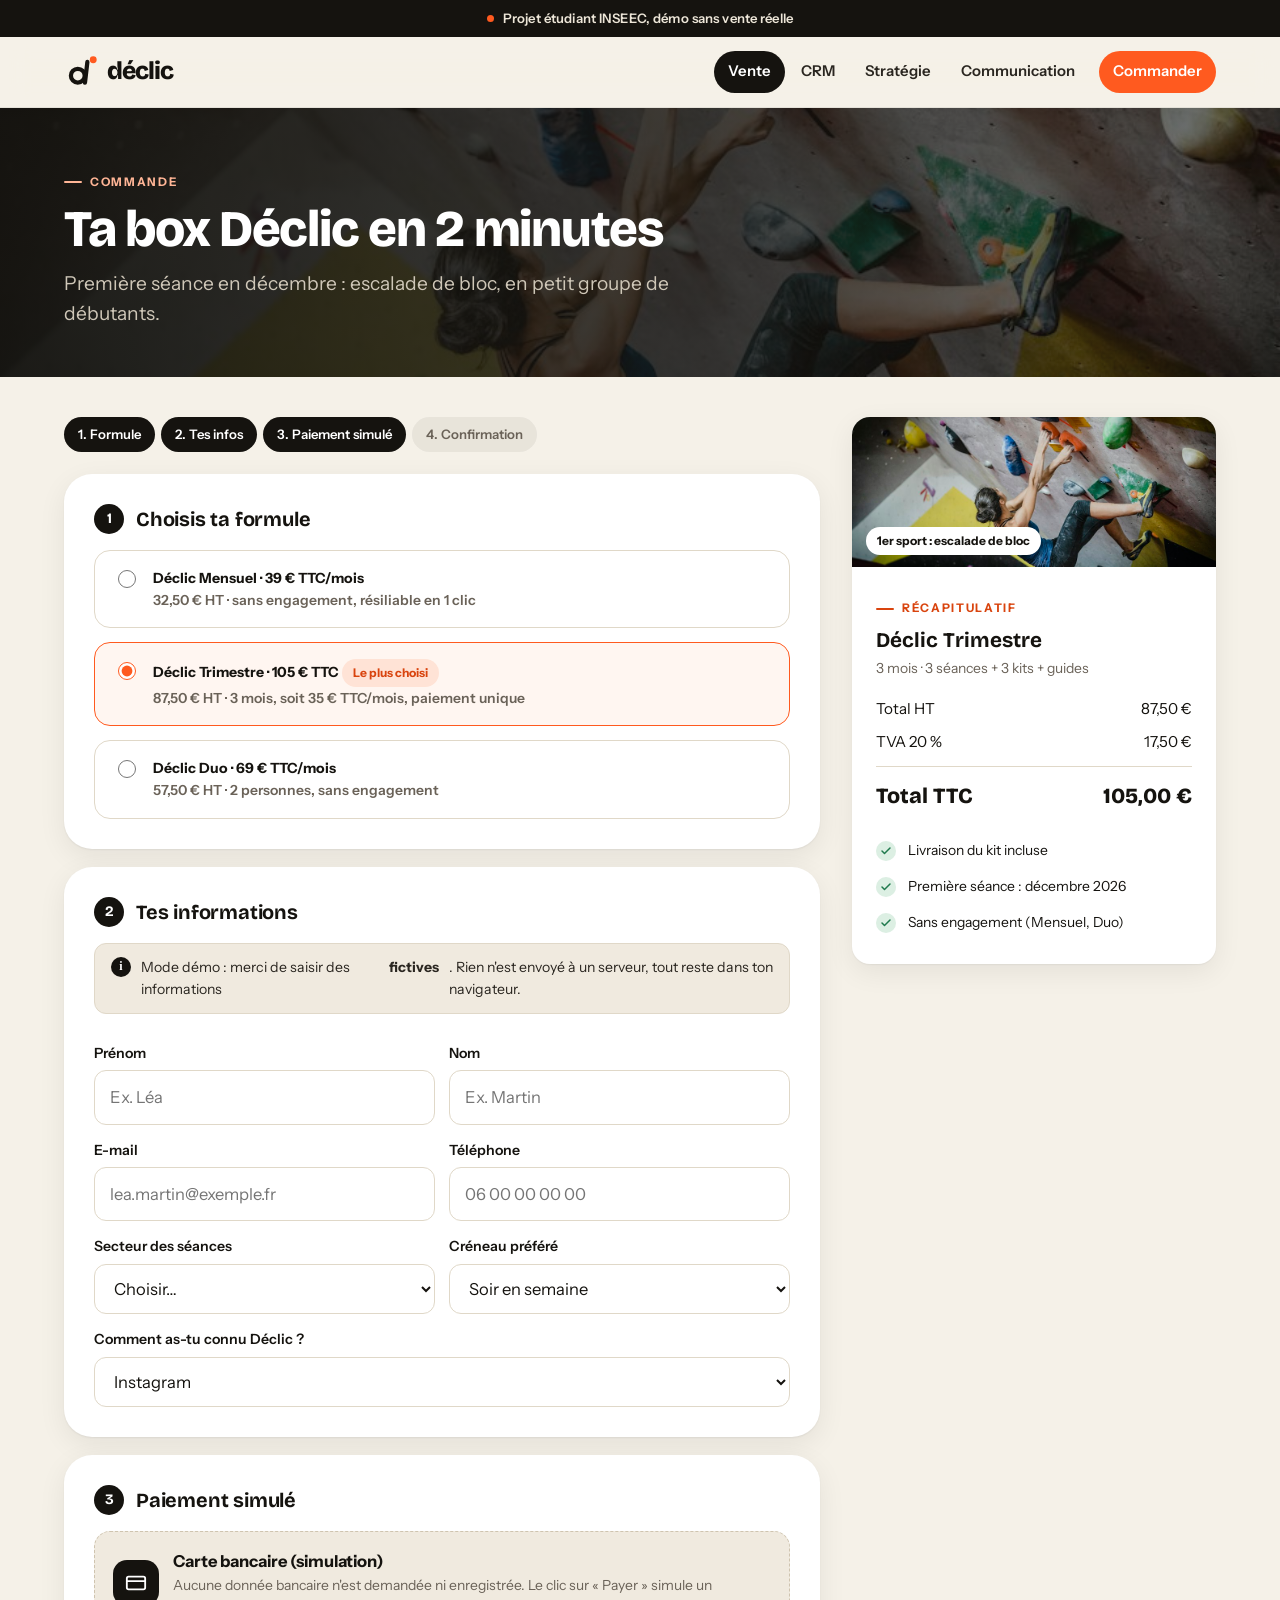
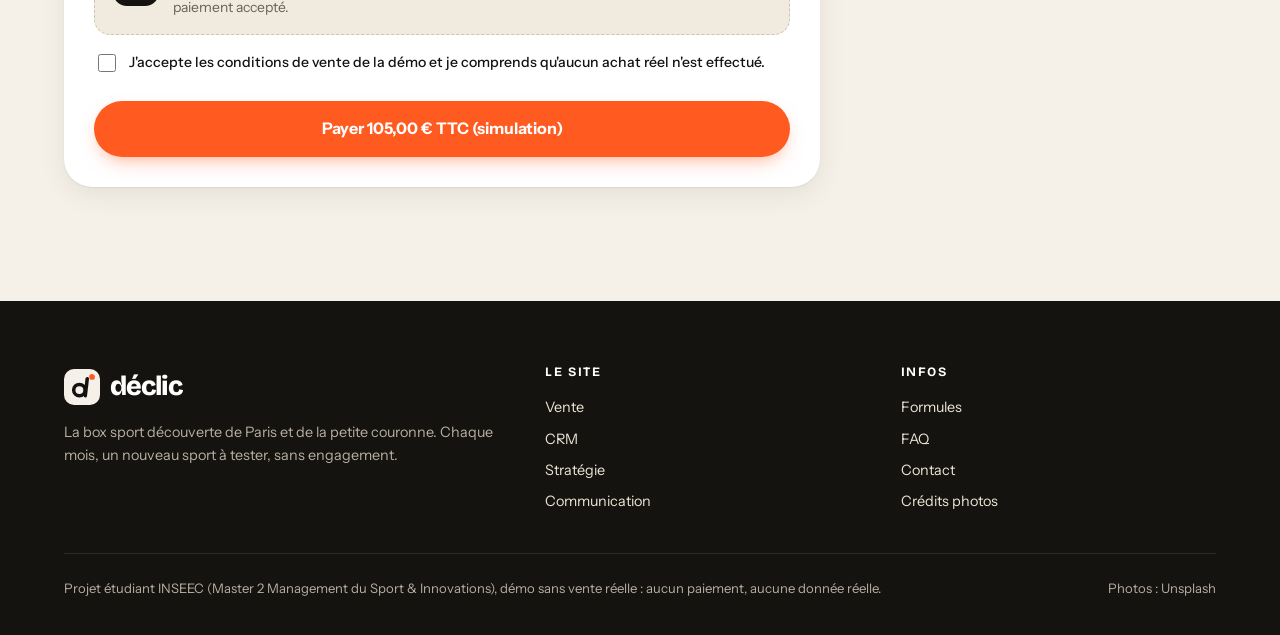
<file: commande.html>
<!DOCTYPE html>
<html lang="fr">
<head>
<meta charset="utf-8">
<meta name="viewport" content="width=device-width,initial-scale=1">
<title>Commander · Déclic</title>
<meta name="description" content="Déclic : chaque mois, un nouveau sport à tester à Paris avec une séance d'initiation encadrée, un kit et un guide. Projet étudiant INSEEC en mode démo.">
<meta name="theme-color" content="#15130F">
<link rel="icon" href="assets/favicon.svg" type="image/svg+xml">
<link rel="preconnect" href="https://fonts.googleapis.com">
<link rel="preconnect" href="https://fonts.gstatic.com" crossorigin>
<link href="https://fonts.googleapis.com/css2?family=Bricolage+Grotesque:opsz,wght@12..96,500..800&family=Instrument+Sans:wght@400..700&display=swap" rel="stylesheet">
<link rel="stylesheet" href="assets/style.css">
<script src="assets/app.js"></script>
</head>
<body>
<div class="demo-banner" role="note">Projet étudiant INSEEC, démo sans vente réelle</div>
<header class="site-header">
  <div class="wrap">
    <a class="brand" href="index.html"><img src="assets/logo.svg" alt="">déclic</a>
    <button class="menu-btn" aria-label="Ouvrir le menu" aria-expanded="false">Menu</button>
    <nav class="nav"><a href="index.html" class="active">Vente</a><a href="crm.html">CRM</a><a href="strategie.html">Stratégie</a><a href="communication.html">Communication</a><a href="commande.html" class="nav-cta">Commander</a></nav>
  </div>
</header>
<main>
<section class="page-head photo" style="padding:56px 0 48px;background-image:url(assets/img/escalade.jpg)">
  <div class="wrap">
    <div class="eyebrow">Commande</div>
    <h1 style="font-size:clamp(2rem,4.5vw,3.2rem);margin:0">Ta box Déclic en 2 minutes</h1>
    <p class="lead" style="margin:12px 0 0">Première séance en décembre : escalade de bloc, en petit groupe de débutants.</p>
  </div>
</section>
<section style="padding-top:40px">
  <div class="wrap checkout">
    <form id="orderForm">
      <div class="steps"><span class="on">1. Formule</span><span class="on">2. Tes infos</span><span class="on">3. Paiement simulé</span><span>4. Confirmation</span></div>

      <div class="form-block">
        <h3><span class="n">1</span>Choisis ta formule</h3>
        <label class="plan-option"><input type="radio" name="formule" value="mensuel"><div><strong>Déclic Mensuel · 39 € TTC/mois</strong><div class="small muted">32,50 € HT · sans engagement, résiliable en 1 clic</div></div></label>
        <label class="plan-option"><input type="radio" name="formule" value="trimestre"><div><strong>Déclic Trimestre · 105 € TTC</strong> <span class="pill coral">Le plus choisi</span><div class="small muted">87,50 € HT · 3 mois, soit 35 € TTC/mois, paiement unique</div></div></label>
        <label class="plan-option" style="margin-bottom:0"><input type="radio" name="formule" value="duo"><div><strong>Déclic Duo · 69 € TTC/mois</strong><div class="small muted">57,50 € HT · 2 personnes, sans engagement</div></div></label>
      </div>

      <div class="form-block">
        <h3><span class="n">2</span>Tes informations</h3>
        <p class="notice small">Mode démo : merci de saisir des informations <strong>fictives</strong>. Rien n'est envoyé à un serveur, tout reste dans ton navigateur.</p>
        <div class="form-row">
          <div><label for="prenom">Prénom</label><input id="prenom" required placeholder="Ex. Léa" autocomplete="off"></div>
          <div><label for="nom">Nom</label><input id="nom" required placeholder="Ex. Martin" autocomplete="off"></div>
        </div>
        <div class="form-row">
          <div><label for="email">E-mail</label><input id="email" type="email" required placeholder="lea.martin@exemple.fr" autocomplete="off"></div>
          <div><label for="tel">Téléphone</label><input id="tel" placeholder="06 00 00 00 00" autocomplete="off"></div>
        </div>
        <div class="form-row">
          <div><label for="secteur">Secteur des séances</label>
            <select id="secteur" required>
              <option value="">Choisir…</option>
              <option>Paris (75)</option><option>Hauts-de-Seine (92)</option><option>Seine-Saint-Denis (93)</option><option>Val-de-Marne (94)</option>
            </select></div>
          <div><label for="creneau">Créneau préféré</label>
            <select id="creneau"><option>Soir en semaine</option><option>Samedi</option><option>Dimanche</option></select></div>
        </div>
        <label for="source">Comment as-tu connu Déclic ?</label>
        <select id="source"><option>Instagram</option><option>TikTok</option><option>LinkedIn</option><option>Partenaire (salle de sport)</option><option>Bouche-à-oreille</option><option>Recherche Google</option></select>
      </div>

      <div class="form-block">
        <h3><span class="n">3</span>Paiement simulé</h3>
        <div class="pay-sim">
          <span class="ic-badge dark"><svg class="ic"><use href="assets/icons.svg#card"/></svg></span>
          <div><strong>Carte bancaire (simulation)</strong><div class="small muted">Aucune donnée bancaire n'est demandée ni enregistrée. Le clic sur « Payer » simule un paiement accepté.</div></div>
        </div>
        <label class="check-line"><input type="checkbox" id="cgv" required> J'accepte les conditions de vente de la démo et je comprends qu'aucun achat réel n'est effectué.</label>
        <button class="btn" type="submit" id="payBtn" style="margin-top:20px;width:100%">Payer (simulation)</button>
      </div>
    </form>

    <aside class="card summary-box">
      <div class="sb-photo"><img src="assets/img/escalade.jpg" alt="Une grimpeuse sur un mur d'escalade de bloc"><span>1er sport : escalade de bloc</span></div>
      <div class="sb-body">
        <div class="eyebrow" style="margin-bottom:.5em">Récapitulatif</div>
        <div id="sumName" style="font-weight:700;font-family:var(--f-title);font-size:1.3rem">Choisis une formule</div>
        <div class="small muted" id="sumDesc" style="margin-bottom:14px"></div>
        <div class="line"><span>Total HT</span><span id="sumHT">-</span></div>
        <div class="line"><span>TVA 20 %</span><span id="sumTVA">-</span></div>
        <div class="total"><span>Total TTC</span><span id="sumTTC">-</span></div>
        <ul class="list small" style="margin:18px 0 0">
          <li>Livraison du kit incluse</li>
          <li>Première séance : décembre 2026</li>
          <li>Sans engagement (Mensuel, Duo)</li>
        </ul>
      </div>
    </aside>
  </div>
</section>

<script>
(function(){
  var PLANS={
    mensuel:{nom:'Déclic Mensuel',ttc:39,desc:'Sans engagement · 1 séance + kit + guide par mois'},
    trimestre:{nom:'Déclic Trimestre',ttc:105,desc:'3 mois · 3 séances + 3 kits + guides'},
    duo:{nom:'Déclic Duo',ttc:69,desc:'2 personnes · sans engagement'}
  };
  var form=document.getElementById('orderForm');
  var radios=form.querySelectorAll('input[name=formule]');
  function update(){
    var v=(form.querySelector('input[name=formule]:checked')||{}).value;
    form.querySelectorAll('.plan-option').forEach(function(l){var r=l.querySelector('input[name=formule]'); if(r) l.classList.toggle('selected',r.checked);});
    if(!v) return;
    var p=PLANS[v], ht=p.ttc/1.2;
    sumName.textContent=p.nom; sumDesc.textContent=p.desc;
    sumHT.textContent=DECLIC.euro(ht); sumTVA.textContent=DECLIC.euro(p.ttc-ht); sumTTC.textContent=DECLIC.euro(p.ttc);
    payBtn.textContent='Payer '+DECLIC.euro(p.ttc)+' TTC (simulation)';
  }
  radios.forEach(function(r){r.addEventListener('change',update)});
  var q=new URLSearchParams(location.search).get('formule');
  var pre=form.querySelector('input[value="'+(PLANS[q]?q:'trimestre')+'"]'); pre.checked=true; update();

  form.addEventListener('submit',function(e){
    e.preventDefault();
    var v=form.querySelector('input[name=formule]:checked').value, p=PLANS[v];
    var id='CMD-'+Date.now().toString().slice(-6);
    var order={type:'commande',id:id,formule:v,formuleNom:p.nom,ttc:p.ttc,ht:Math.round(p.ttc/1.2*100)/100,
      prenom:prenom.value.trim(),nom:nom.value.trim(),email:email.value.trim(),tel:tel.value.trim(),
      secteur:secteur.value,creneau:creneau.value,source:source.value,date:new Date().toISOString()};
    var list=JSON.parse(localStorage.getItem(DECLIC.ORDERS)||'[]'); list.push(order);
    localStorage.setItem(DECLIC.ORDERS,JSON.stringify(list));
    sessionStorage.setItem('declic_last_order',JSON.stringify(order));
    payBtn.disabled=true; payBtn.textContent='Paiement en cours (simulation)…';
    setTimeout(function(){location.href='confirmation.html?id='+id;},900);
  });
})();
</script>

</main>
<footer class="site-footer">
  <div class="wrap foot">
    <div class="foot-grid">
      <div><div class="foot-brand"><img src="assets/logo.svg" alt="">déclic</div><p>La box sport découverte de Paris et de la petite couronne. Chaque mois, un nouveau sport à tester, sans engagement.</p></div>
      <div class="foot-col"><h4>Le site</h4><a href="index.html">Vente</a><a href="crm.html">CRM</a><a href="strategie.html">Stratégie</a><a href="communication.html">Communication</a></div>
      <div class="foot-col"><h4>Infos</h4><a href="index.html#offres">Formules</a><a href="index.html#faq">FAQ</a><a href="index.html#contact">Contact</a><a href="communication.html#credits">Crédits photos</a></div>
    </div>
    <div class="foot-bottom"><span>Projet étudiant INSEEC (Master 2 Management du Sport &amp; Innovations), démo sans vente réelle : aucun paiement, aucune donnée réelle.</span><span>Photos : Unsplash</span></div>
  </div>
</footer>
</body>
</html>
</file>
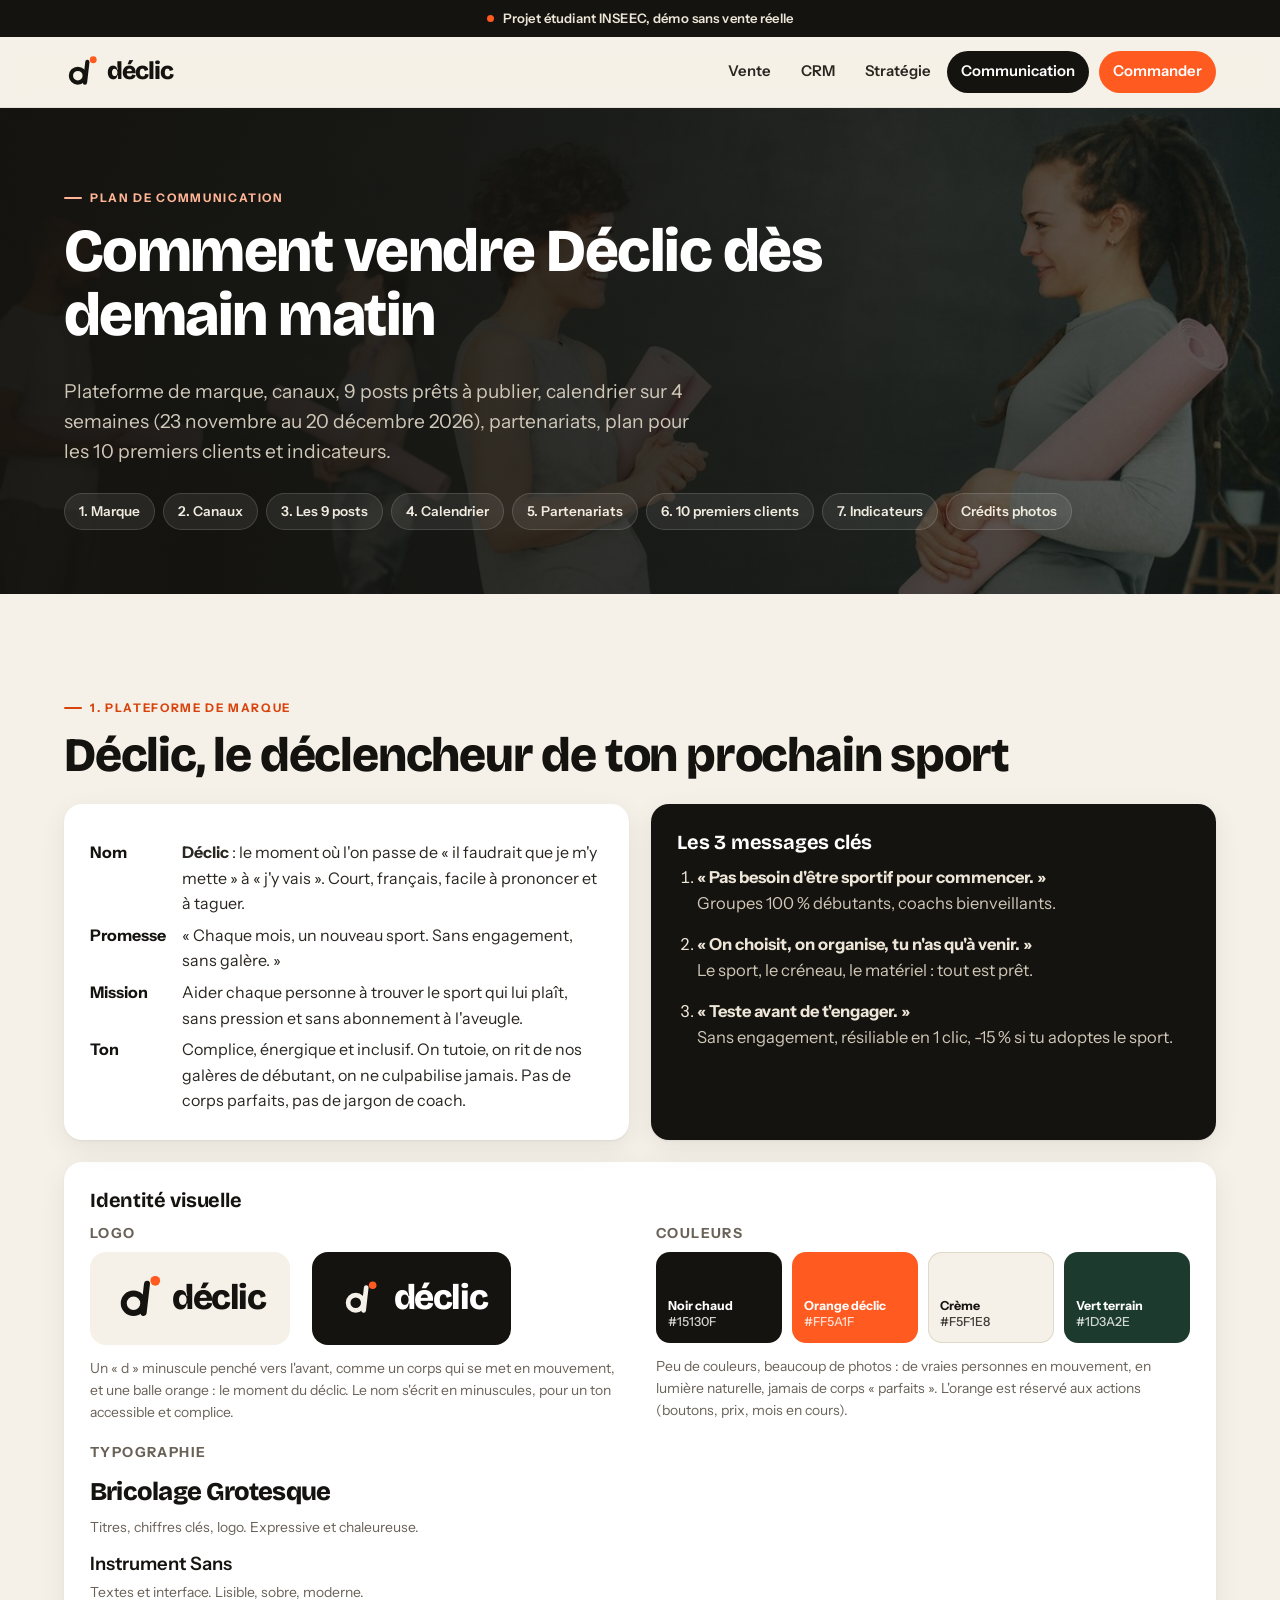
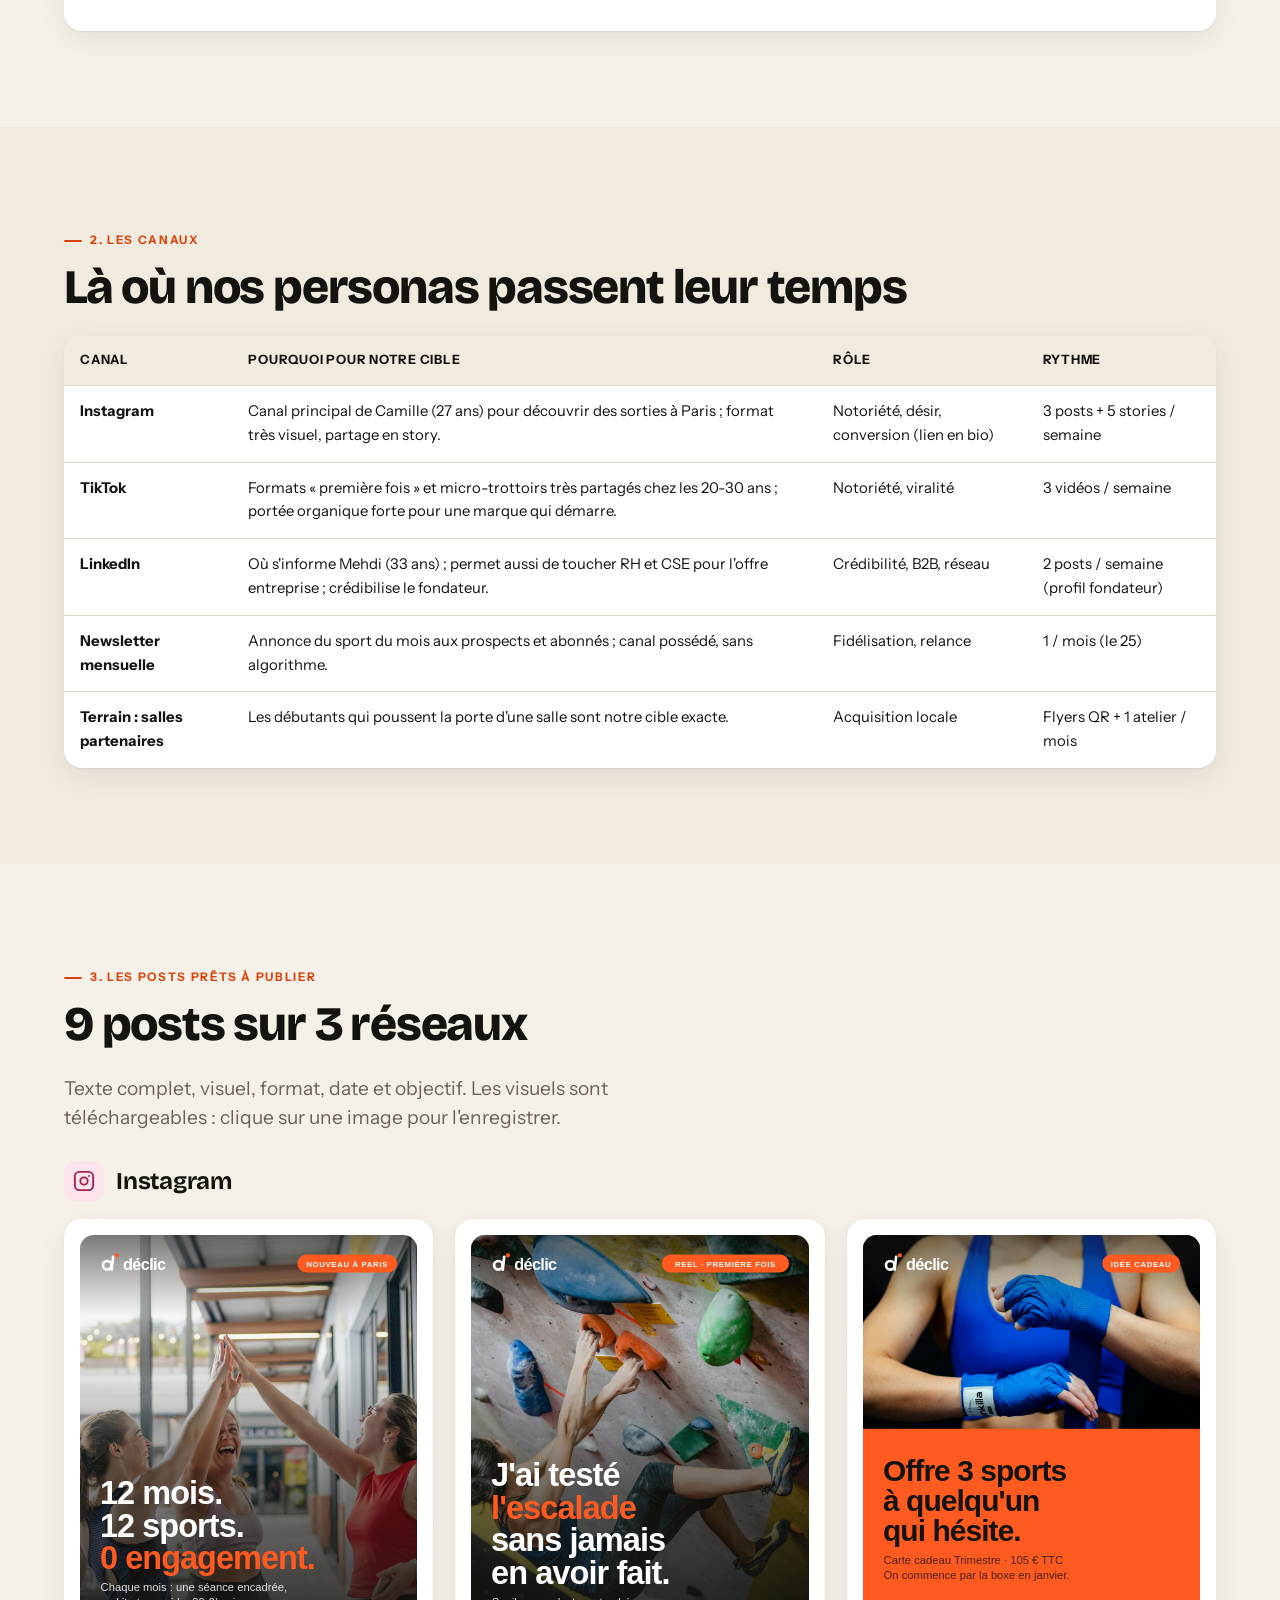
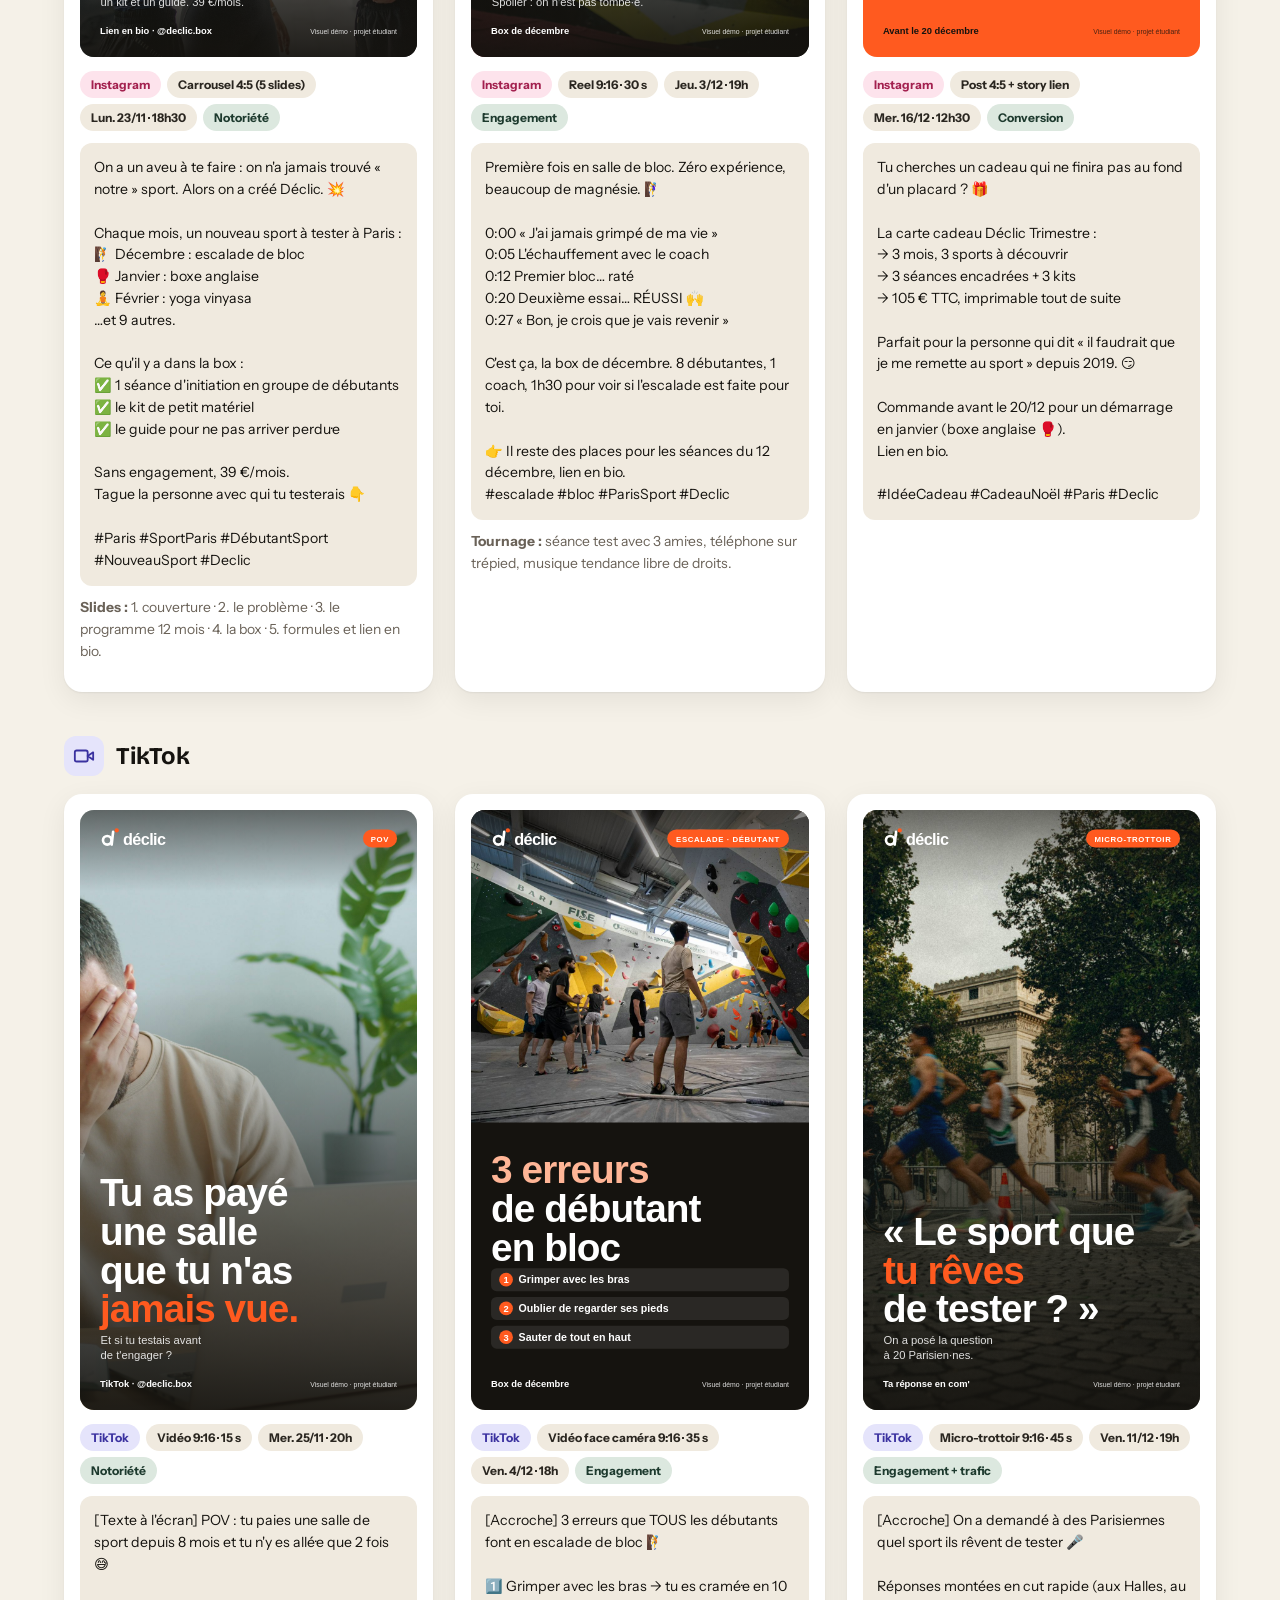
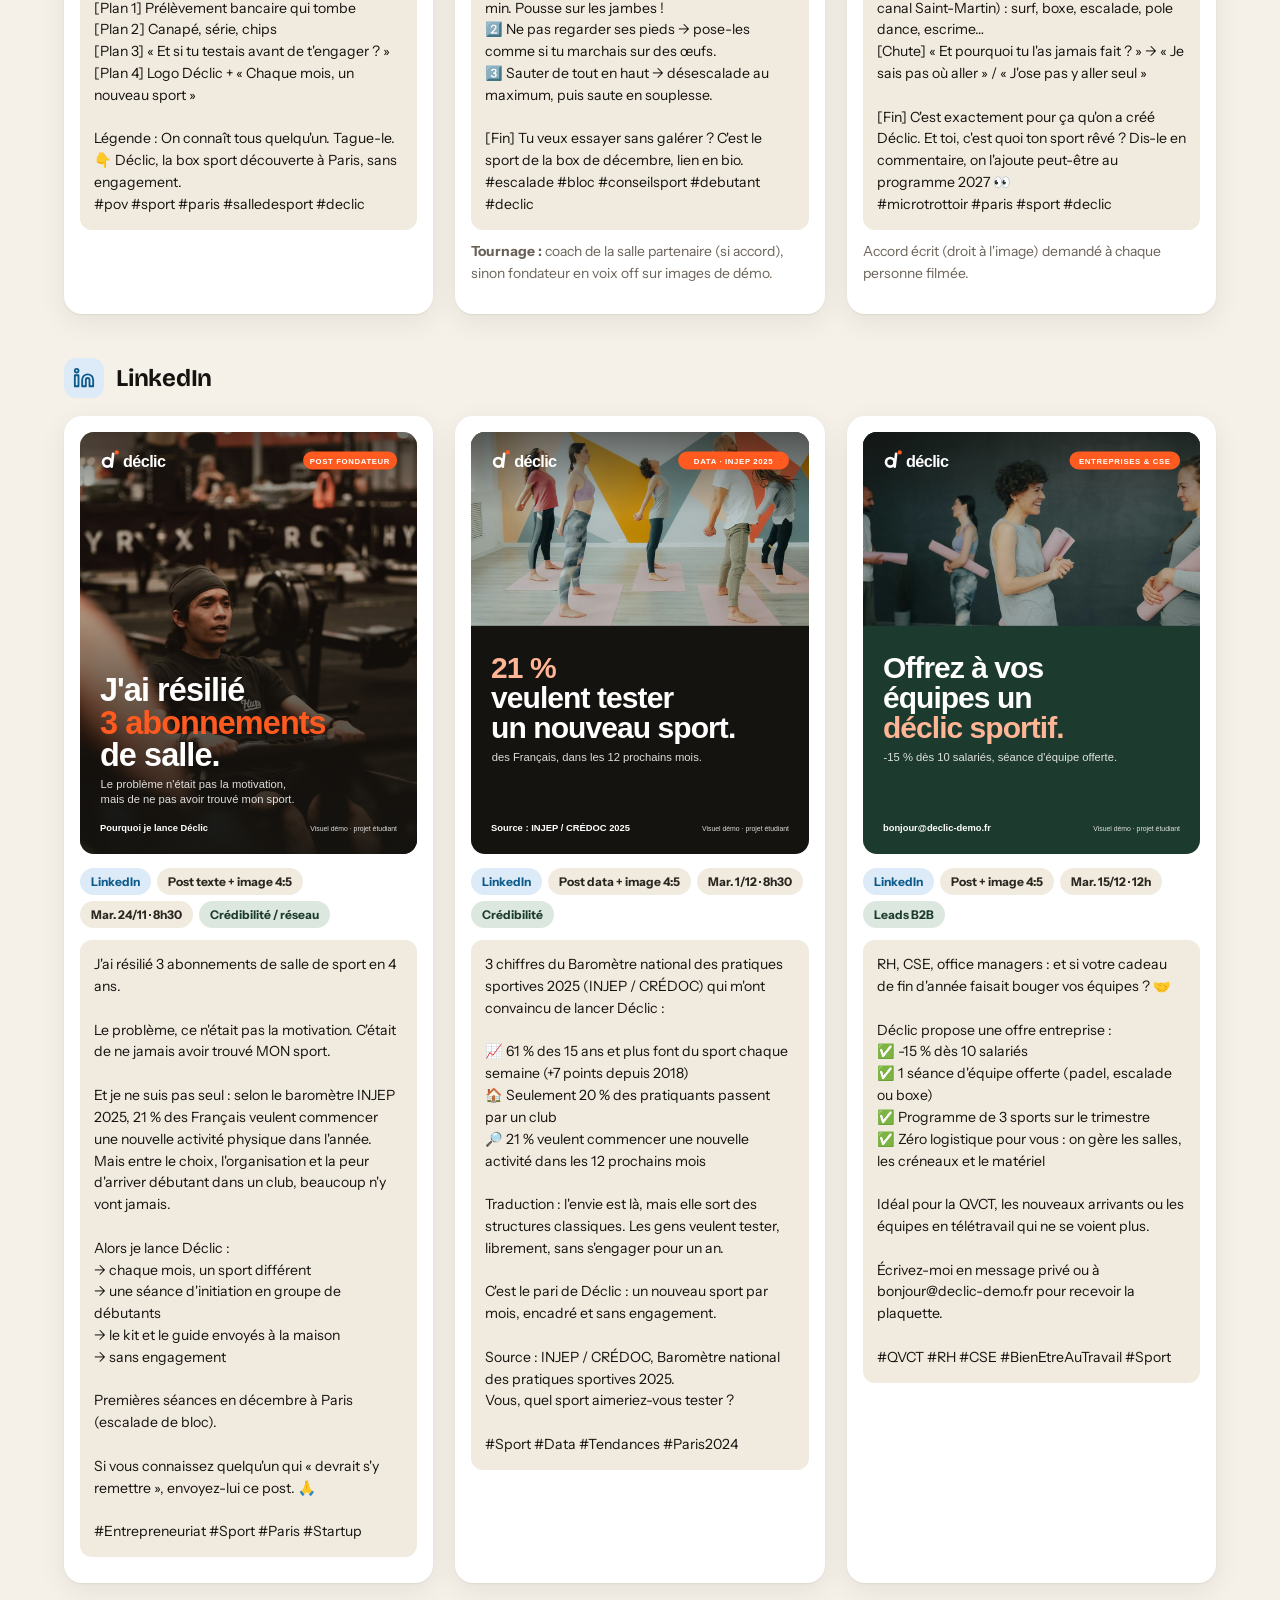
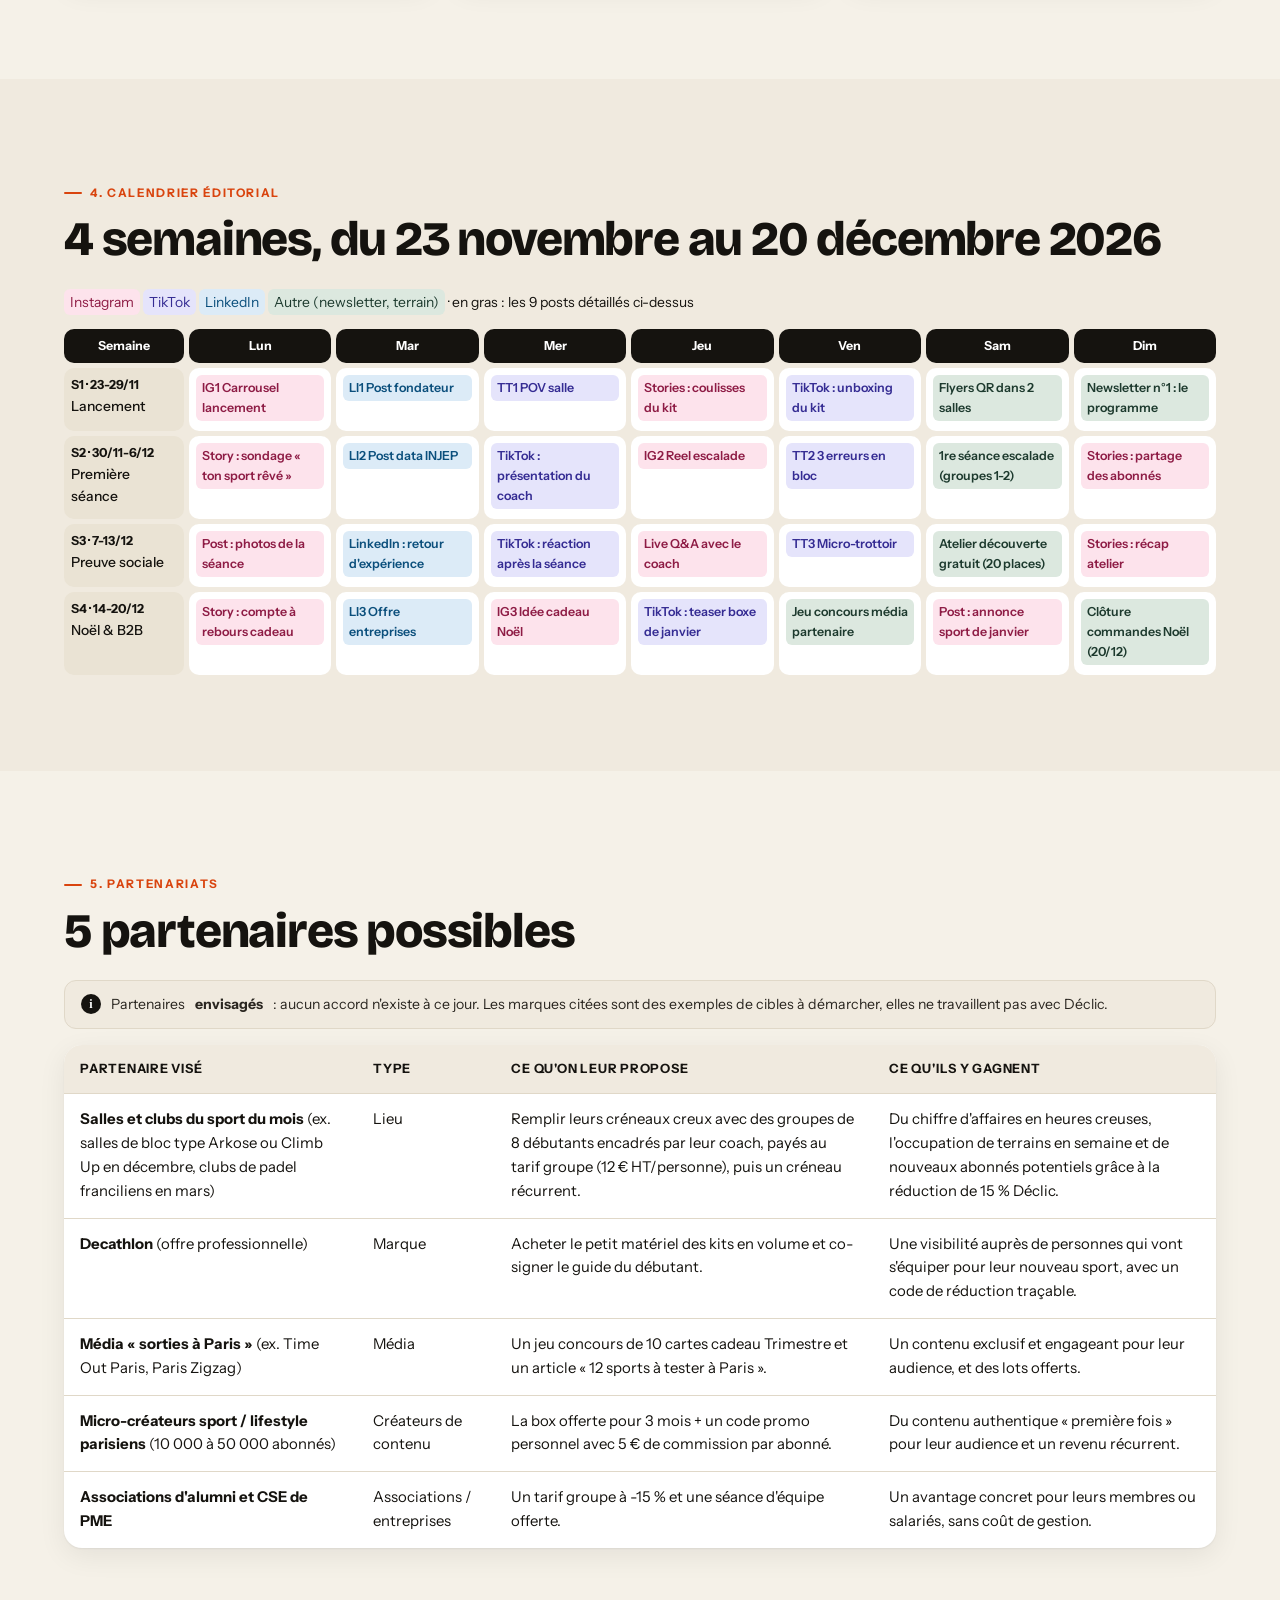
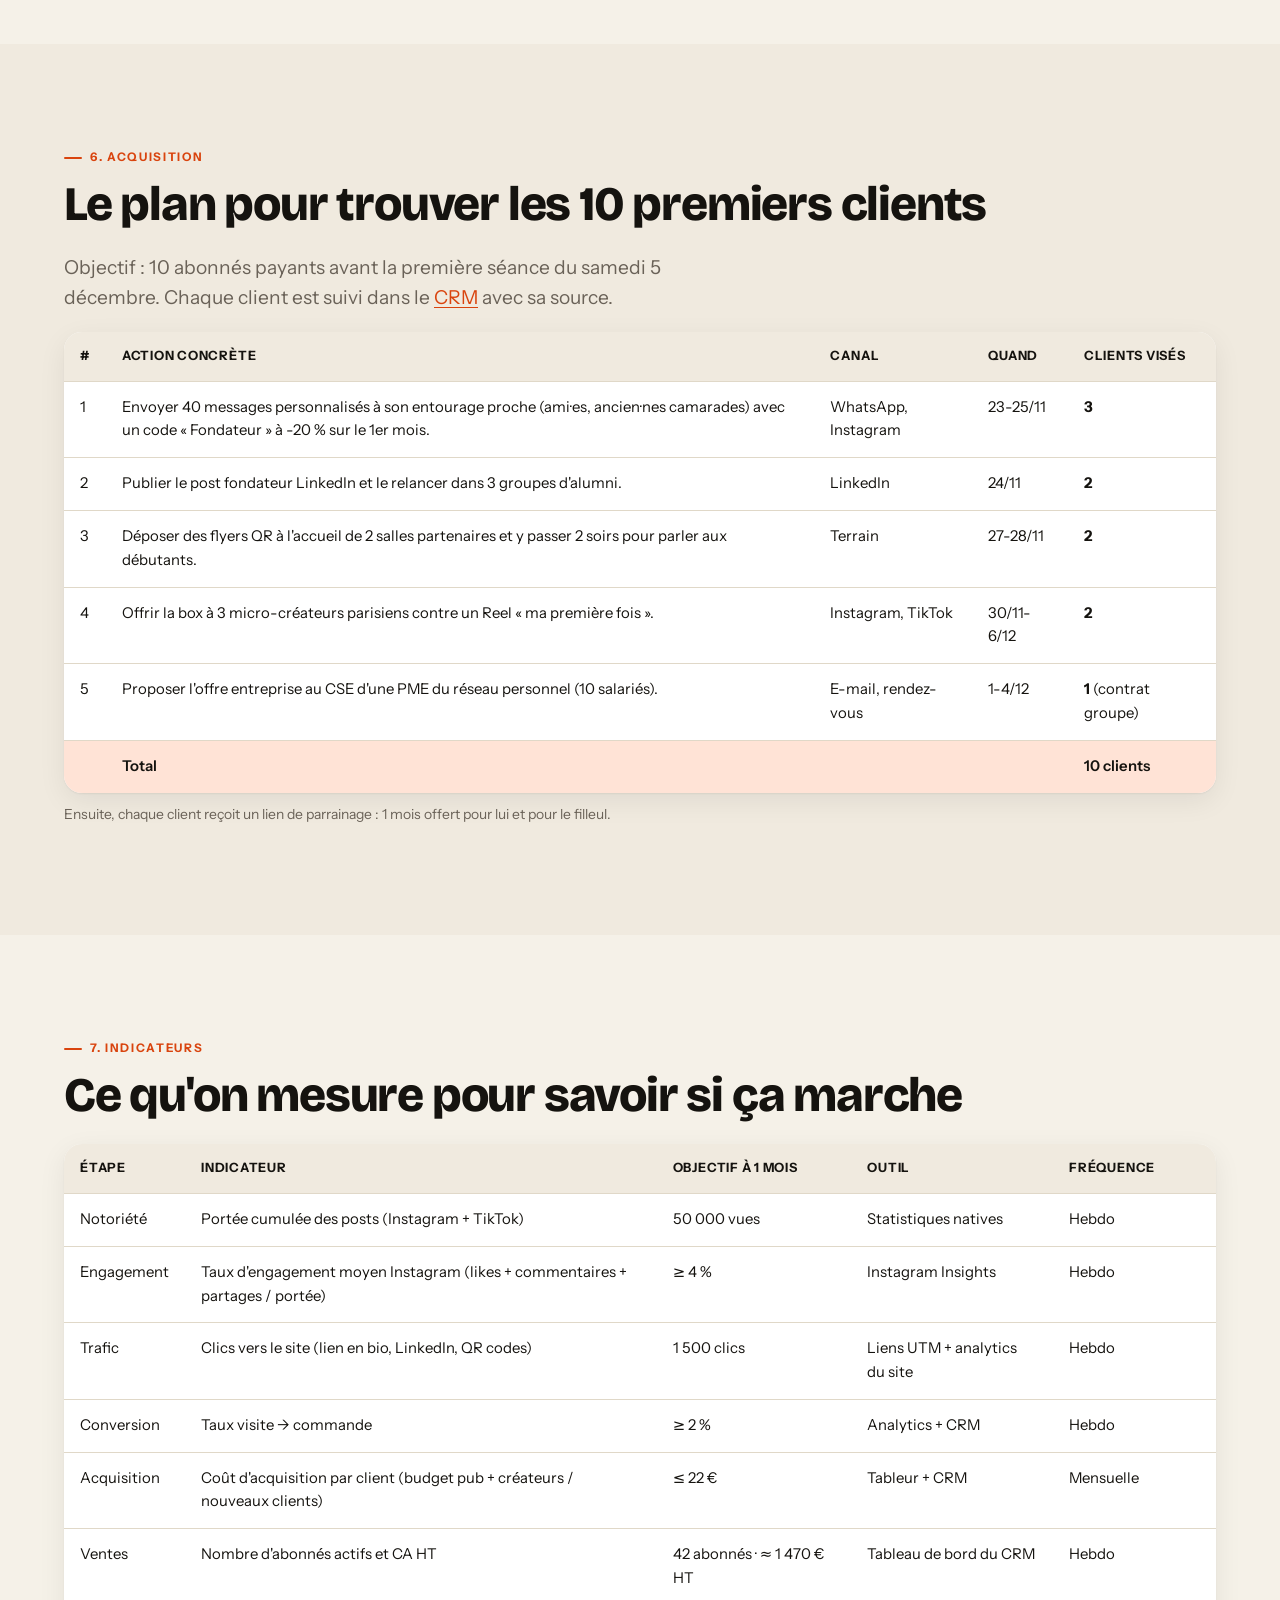
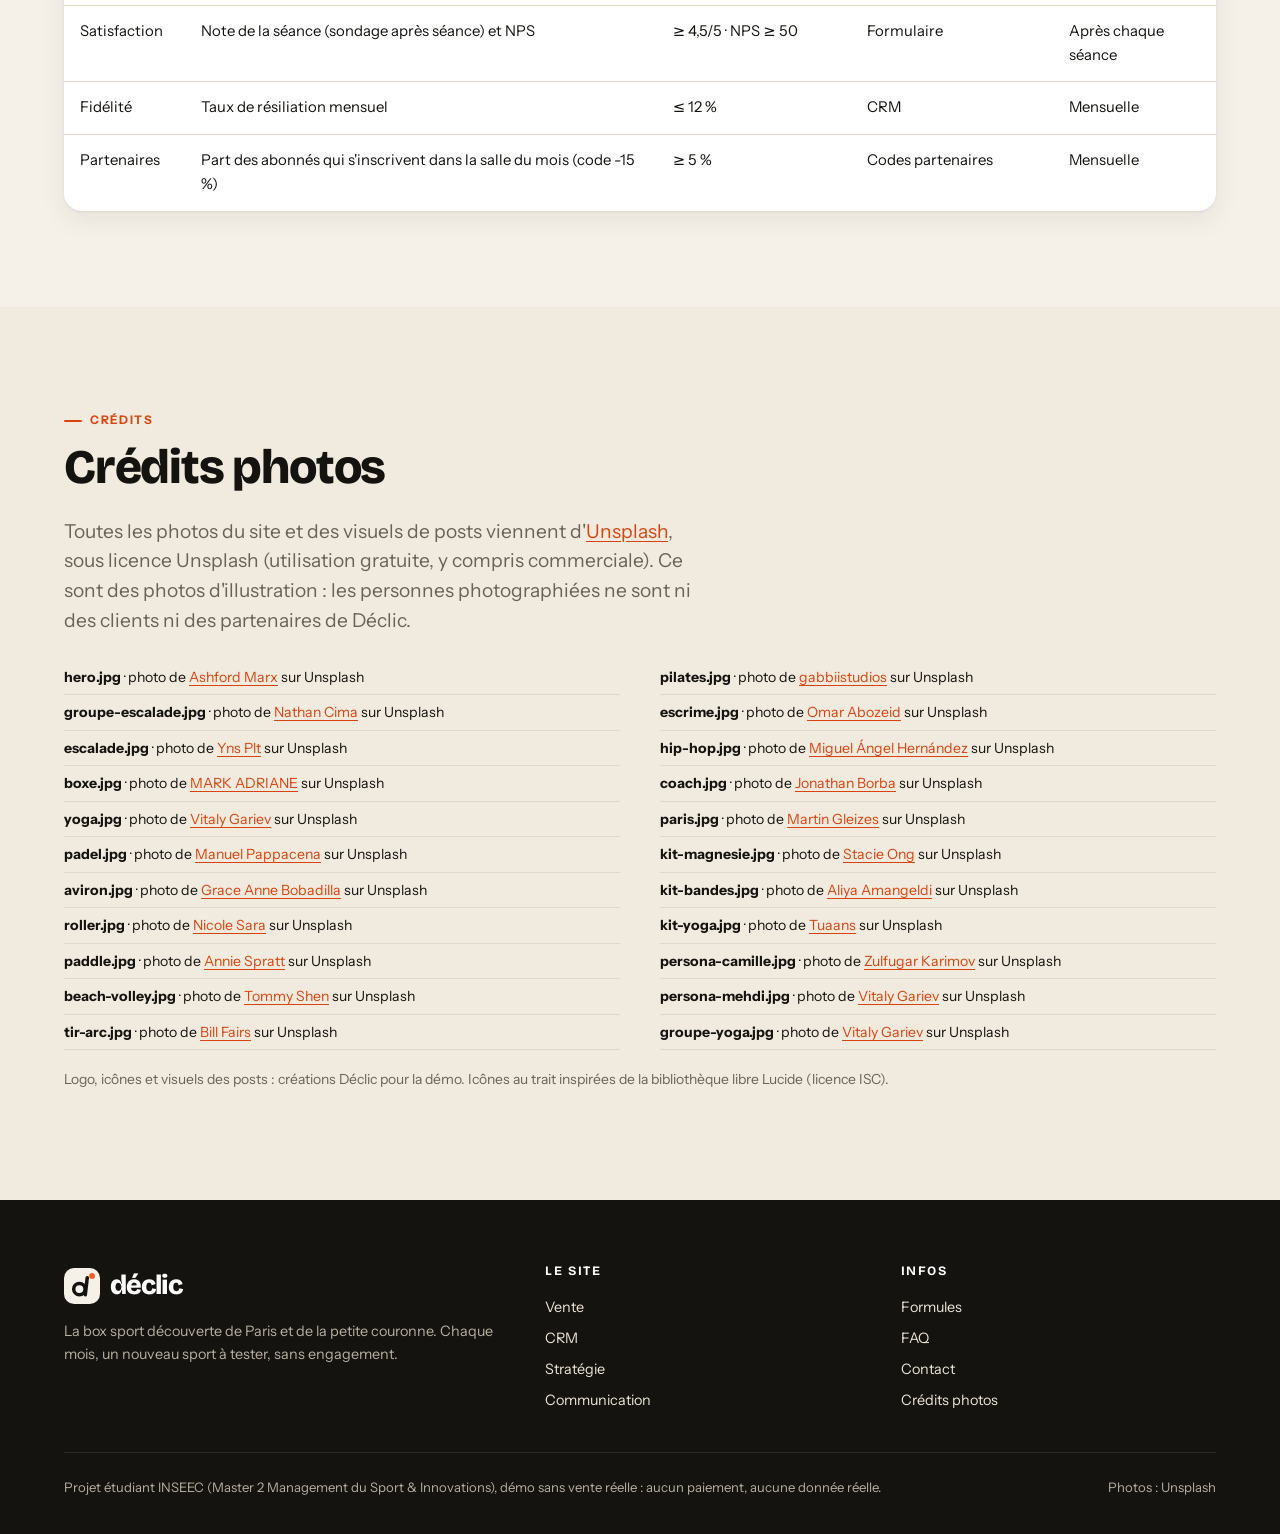
<file: communication.html>
<!DOCTYPE html>
<html lang="fr">
<head>
<meta charset="utf-8">
<meta name="viewport" content="width=device-width,initial-scale=1">
<title>Plan de communication · Déclic</title>
<meta name="description" content="Déclic : chaque mois, un nouveau sport à tester à Paris avec une séance d'initiation encadrée, un kit et un guide. Projet étudiant INSEEC en mode démo.">
<meta name="theme-color" content="#15130F">
<link rel="icon" href="assets/favicon.svg" type="image/svg+xml">
<link rel="preconnect" href="https://fonts.googleapis.com">
<link rel="preconnect" href="https://fonts.gstatic.com" crossorigin>
<link href="https://fonts.googleapis.com/css2?family=Bricolage+Grotesque:opsz,wght@12..96,500..800&family=Instrument+Sans:wght@400..700&display=swap" rel="stylesheet">
<link rel="stylesheet" href="assets/style.css">
<script src="assets/app.js"></script>
</head>
<body>
<div class="demo-banner" role="note">Projet étudiant INSEEC, démo sans vente réelle</div>
<header class="site-header">
  <div class="wrap">
    <a class="brand" href="index.html"><img src="assets/logo.svg" alt="">déclic</a>
    <button class="menu-btn" aria-label="Ouvrir le menu" aria-expanded="false">Menu</button>
    <nav class="nav"><a href="index.html">Vente</a><a href="crm.html">CRM</a><a href="strategie.html">Stratégie</a><a href="communication.html" class="active">Communication</a><a href="commande.html" class="nav-cta">Commander</a></nav>
  </div>
</header>
<main>
<section class="page-head photo" style="background-image:url(assets/img/groupe-yoga.jpg)">
  <div class="wrap">
    <div class="eyebrow" style="color:var(--lime)">Plan de communication</div>
    <h1>Comment vendre Déclic dès demain matin</h1>
    <p class="lead">Plateforme de marque, canaux, 9 posts prêts à publier, calendrier sur 4 semaines (23 novembre au 20 décembre 2026), partenariats, plan pour les 10 premiers clients et indicateurs.</p>
    <div class="toc">
      <a href="#marque">1. Marque</a><a href="#canaux">2. Canaux</a><a href="#posts">3. Les 9 posts</a><a href="#calendrier">4. Calendrier</a><a href="#partenariats">5. Partenariats</a><a href="#clients">6. 10 premiers clients</a><a href="#kpi">7. Indicateurs</a><a href="#credits">Crédits photos</a>
    </div>
  </div>
</section>

<section id="marque">
  <div class="wrap">
    <div class="eyebrow">1. Plateforme de marque</div>
    <h2>Déclic, le déclencheur de ton prochain sport</h2>
    <div class="grid g2" style="margin-top:22px">
      <div class="card">
        <dl class="facts" style="font-size:1rem">
          <dt>Nom</dt><dd><strong>Déclic</strong> : le moment où l'on passe de « il faudrait que je m'y mette » à « j'y vais ». Court, français, facile à prononcer et à taguer.</dd>
          <dt>Promesse</dt><dd>« Chaque mois, un nouveau sport. Sans engagement, sans galère. »</dd>
          <dt>Mission</dt><dd>Aider chaque personne à trouver le sport qui lui plaît, sans pression et sans abonnement à l'aveugle.</dd>
          <dt>Ton</dt><dd>Complice, énergique et inclusif. On tutoie, on rit de nos galères de débutant, on ne culpabilise jamais. Pas de corps parfaits, pas de jargon de coach.</dd>
        </dl>
      </div>
      <div class="card dark">
        <h3>Les 3 messages clés</h3>
        <ol style="padding-left:20px;margin:0">
          <li style="margin-bottom:14px"><strong>« Pas besoin d'être sportif pour commencer. »</strong><br><span style="color:#CFC7B8">Groupes 100 % débutants, coachs bienveillants.</span></li>
          <li style="margin-bottom:14px"><strong>« On choisit, on organise, tu n'as qu'à venir. »</strong><br><span style="color:#CFC7B8">Le sport, le créneau, le matériel : tout est prêt.</span></li>
          <li><strong>« Teste avant de t'engager. »</strong><br><span style="color:#CFC7B8">Sans engagement, résiliable en 1 clic, -15 % si tu adoptes le sport.</span></li>
        </ol>
      </div>
    </div>

    <div class="card" style="margin-top:22px">
      <h3>Identité visuelle</h3>
      <div class="grid g2" style="gap:32px;align-items:start">
        <div>
          <div class="small muted" style="font-weight:700;text-transform:uppercase;letter-spacing:.1em;margin-bottom:8px">Logo</div>
          <div class="logo-show">
            <div class="lg"><img src="assets/logo.svg" alt="Logo Déclic">déclic</div>
            <div class="lg inv"><img src="assets/favicon.svg" alt="Icône Déclic" style="border-radius:12px">déclic</div>
          </div>
          <p class="small muted" style="margin-top:12px">Un « d » minuscule penché vers l'avant, comme un corps qui se met en mouvement, et une balle orange : le moment du déclic. Le nom s'écrit en minuscules, pour un ton accessible et complice.</p>
          <div class="small muted" style="font-weight:700;text-transform:uppercase;letter-spacing:.1em;margin:18px 0 8px">Typographie</div>
          <p style="margin:0"><span style="font-family:var(--f-title);font-weight:800;font-size:1.6rem;letter-spacing:-.03em">Bricolage Grotesque</span><br><span class="small muted">Titres, chiffres clés, logo. Expressive et chaleureuse.</span></p>
          <p style="margin:10px 0 0"><span style="font-size:1.15rem;font-weight:600">Instrument Sans</span><br><span class="small muted">Textes et interface. Lisible, sobre, moderne.</span></p>
        </div>
        <div>
          <div class="small muted" style="font-weight:700;text-transform:uppercase;letter-spacing:.1em;margin-bottom:8px">Couleurs</div>
          <div class="swatches">
            <div class="swatch" style="background:#15130F;color:#fff">Noir chaud<span>#15130F</span></div>
            <div class="swatch" style="background:#FF5A1F;color:#fff">Orange déclic<span>#FF5A1F</span></div>
            <div class="swatch" style="background:#F5F1E8;color:#15130F;box-shadow:inset 0 0 0 1px #E0D8C8">Crème<span>#F5F1E8</span></div>
            <div class="swatch" style="background:#1D3A2E;color:#fff">Vert terrain<span>#1D3A2E</span></div>
          </div>
          <p class="small muted" style="margin-top:12px">Peu de couleurs, beaucoup de photos : de vraies personnes en mouvement, en lumière naturelle, jamais de corps « parfaits ». L'orange est réservé aux actions (boutons, prix, mois en cours).</p>
        </div>
      </div>
    </div>
  </div>
</section>

<section class="alt" id="canaux">
  <div class="wrap">
    <div class="eyebrow">2. Les canaux</div>
    <h2>Là où nos personas passent leur temps</h2>
    <div class="table-wrap" style="margin-top:20px">
      <table>
        <thead><tr><th>Canal</th><th>Pourquoi pour notre cible</th><th>Rôle</th><th>Rythme</th></tr></thead>
        <tbody>
          <tr><td><strong>Instagram</strong></td><td>Canal principal de Camille (27 ans) pour découvrir des sorties à Paris ; format très visuel, partage en story.</td><td>Notoriété, désir, conversion (lien en bio)</td><td>3 posts + 5 stories / semaine</td></tr>
          <tr><td><strong>TikTok</strong></td><td>Formats « première fois » et micro-trottoirs très partagés chez les 20-30 ans ; portée organique forte pour une marque qui démarre.</td><td>Notoriété, viralité</td><td>3 vidéos / semaine</td></tr>
          <tr><td><strong>LinkedIn</strong></td><td>Où s'informe Mehdi (33 ans) ; permet aussi de toucher RH et CSE pour l'offre entreprise ; crédibilise le fondateur.</td><td>Crédibilité, B2B, réseau</td><td>2 posts / semaine (profil fondateur)</td></tr>
          <tr><td><strong>Newsletter mensuelle</strong></td><td>Annonce du sport du mois aux prospects et abonnés ; canal possédé, sans algorithme.</td><td>Fidélisation, relance</td><td>1 / mois (le 25)</td></tr>
          <tr><td><strong>Terrain : salles partenaires</strong></td><td>Les débutants qui poussent la porte d'une salle sont notre cible exacte.</td><td>Acquisition locale</td><td>Flyers QR + 1 atelier / mois</td></tr>
        </tbody>
      </table>
    </div>
  </div>
</section>

<section id="posts">
  <div class="wrap">
    <div class="eyebrow">3. Les posts prêts à publier</div>
    <h2>9 posts sur 3 réseaux</h2>
    <p class="lead">Texte complet, visuel, format, date et objectif. Les visuels sont téléchargeables : clique sur une image pour l'enregistrer.</p>

    <div class="net-title" style="margin-top:28px"><span class="ic-badge" style="background:#FDE3EC;color:#A3214F"><svg class="ic"><use href="assets/icons.svg#instagram"/></svg></span><h3>Instagram</h3></div>
    <div class="grid g3">
      <article class="card post">
        <a href="assets/posts/ig1.svg" download><img src="assets/posts/ig1.svg" alt="Visuel Instagram : 12 mois, 12 sports, 0 engagement" loading="lazy"></a>
        <div class="meta"><span class="pill ig">Instagram</span><span class="pill">Carrousel 4:5 (5 slides)</span><span class="pill">Lun. 23/11 · 18h30</span><span class="pill lime">Notoriété</span></div>
        <pre>On a un aveu à te faire : on n'a jamais trouvé « notre » sport. Alors on a créé Déclic. 💥

Chaque mois, un nouveau sport à tester à Paris :
🧗 Décembre : escalade de bloc
🥊 Janvier : boxe anglaise
🧘 Février : yoga vinyasa
…et 9 autres.

Ce qu'il y a dans la box :
✅ 1 séance d'initiation en groupe de débutants
✅ le kit de petit matériel
✅ le guide pour ne pas arriver perdu·e

Sans engagement, 39 €/mois.
Tague la personne avec qui tu testerais 👇

#Paris #SportParis #DébutantSport #NouveauSport #Declic</pre>
        <p class="small muted"><strong>Slides :</strong> 1. couverture · 2. le problème · 3. le programme 12 mois · 4. la box · 5. formules et lien en bio.</p>
      </article>
      <article class="card post">
        <a href="assets/posts/ig2.svg" download><img src="assets/posts/ig2.svg" alt="Visuel Reel Instagram : j'ai testé l'escalade" loading="lazy"></a>
        <div class="meta"><span class="pill ig">Instagram</span><span class="pill">Reel 9:16 · 30 s</span><span class="pill">Jeu. 3/12 · 19h</span><span class="pill lime">Engagement</span></div>
        <pre>Première fois en salle de bloc. Zéro expérience, beaucoup de magnésie. 🧗‍♀️

0:00 « J'ai jamais grimpé de ma vie »
0:05 L'échauffement avec le coach
0:12 Premier bloc… raté
0:20 Deuxième essai… RÉUSSI 🙌
0:27 « Bon, je crois que je vais revenir »

C'est ça, la box de décembre. 8 débutant·es, 1 coach, 1h30 pour voir si l'escalade est faite pour toi.

👉 Il reste des places pour les séances du 12 décembre, lien en bio.
#escalade #bloc #ParisSport #Declic</pre>
        <p class="small muted"><strong>Tournage :</strong> séance test avec 3 ami·es, téléphone sur trépied, musique tendance libre de droits.</p>
      </article>
      <article class="card post">
        <a href="assets/posts/ig3.svg" download><img src="assets/posts/ig3.svg" alt="Visuel Instagram : idée cadeau de Noël" loading="lazy"></a>
        <div class="meta"><span class="pill ig">Instagram</span><span class="pill">Post 4:5 + story lien</span><span class="pill">Mer. 16/12 · 12h30</span><span class="pill lime">Conversion</span></div>
        <pre>Tu cherches un cadeau qui ne finira pas au fond d'un placard ? 🎁

La carte cadeau Déclic Trimestre :
→ 3 mois, 3 sports à découvrir
→ 3 séances encadrées + 3 kits
→ 105 € TTC, imprimable tout de suite

Parfait pour la personne qui dit « il faudrait que je me remette au sport » depuis 2019. 😏

Commande avant le 20/12 pour un démarrage en janvier (boxe anglaise 🥊).
Lien en bio.

#IdéeCadeau #CadeauNoël #Paris #Declic</pre>
      </article>
    </div>

    <div class="net-title"><span class="ic-badge" style="background:#E5E4FB;color:#3B32A0"><svg class="ic"><use href="assets/icons.svg#video"/></svg></span><h3>TikTok</h3></div>
    <div class="grid g3">
      <article class="card post">
        <a href="assets/posts/tt1.svg" download><img src="assets/posts/tt1.svg" alt="Visuel TikTok : POV tu as payé une salle que tu n'as jamais vue" loading="lazy"></a>
        <div class="meta"><span class="pill tt">TikTok</span><span class="pill">Vidéo 9:16 · 15 s</span><span class="pill">Mer. 25/11 · 20h</span><span class="pill lime">Notoriété</span></div>
        <pre>[Texte à l'écran] POV : tu paies une salle de sport depuis 8 mois et tu n'y es allé·e que 2 fois 😅

[Plan 1] Prélèvement bancaire qui tombe
[Plan 2] Canapé, série, chips
[Plan 3] « Et si tu testais avant de t'engager ? »
[Plan 4] Logo Déclic + « Chaque mois, un nouveau sport »

Légende : On connaît tous quelqu'un. Tague-le. 👇 Déclic, la box sport découverte à Paris, sans engagement.
#pov #sport #paris #salledesport #declic</pre>
      </article>
      <article class="card post">
        <a href="assets/posts/tt2.svg" download><img src="assets/posts/tt2.svg" alt="Visuel TikTok : 3 erreurs de débutant en bloc" loading="lazy"></a>
        <div class="meta"><span class="pill tt">TikTok</span><span class="pill">Vidéo face caméra 9:16 · 35 s</span><span class="pill">Ven. 4/12 · 18h</span><span class="pill lime">Engagement</span></div>
        <pre>[Accroche] 3 erreurs que TOUS les débutants font en escalade de bloc 🧗

1️⃣ Grimper avec les bras → tu es cramé·e en 10 min. Pousse sur les jambes !
2️⃣ Ne pas regarder ses pieds → pose-les comme si tu marchais sur des œufs.
3️⃣ Sauter de tout en haut → désescalade au maximum, puis saute en souplesse.

[Fin] Tu veux essayer sans galérer ? C'est le sport de la box de décembre, lien en bio.
#escalade #bloc #conseilsport #debutant #declic</pre>
        <p class="small muted"><strong>Tournage :</strong> coach de la salle partenaire (si accord), sinon fondateur en voix off sur images de démo.</p>
      </article>
      <article class="card post">
        <a href="assets/posts/tt3.svg" download><img src="assets/posts/tt3.svg" alt="Visuel TikTok : micro-trottoir" loading="lazy"></a>
        <div class="meta"><span class="pill tt">TikTok</span><span class="pill">Micro-trottoir 9:16 · 45 s</span><span class="pill">Ven. 11/12 · 19h</span><span class="pill lime">Engagement + trafic</span></div>
        <pre>[Accroche] On a demandé à des Parisien·nes quel sport ils rêvent de tester 🎤

Réponses montées en cut rapide (aux Halles, au canal Saint-Martin) : surf, boxe, escalade, pole dance, escrime…
[Chute] « Et pourquoi tu l'as jamais fait ? » → « Je sais pas où aller » / « J'ose pas y aller seul »

[Fin] C'est exactement pour ça qu'on a créé Déclic. Et toi, c'est quoi ton sport rêvé ? Dis-le en commentaire, on l'ajoute peut-être au programme 2027 👀
#microtrottoir #paris #sport #declic</pre>
        <p class="small muted">Accord écrit (droit à l'image) demandé à chaque personne filmée.</p>
      </article>
    </div>

    <div class="net-title"><span class="ic-badge" style="background:#DCEBF7;color:#0D5A8C"><svg class="ic"><use href="assets/icons.svg#linkedin"/></svg></span><h3>LinkedIn</h3></div>
    <div class="grid g3">
      <article class="card post">
        <a href="assets/posts/li1.svg" download><img src="assets/posts/li1.svg" alt="Visuel LinkedIn : post fondateur" loading="lazy"></a>
        <div class="meta"><span class="pill li">LinkedIn</span><span class="pill">Post texte + image 4:5</span><span class="pill">Mar. 24/11 · 8h30</span><span class="pill lime">Crédibilité / réseau</span></div>
        <pre>J'ai résilié 3 abonnements de salle de sport en 4 ans.

Le problème, ce n'était pas la motivation. C'était de ne jamais avoir trouvé MON sport.

Et je ne suis pas seul : selon le baromètre INJEP 2025, 21 % des Français veulent commencer une nouvelle activité physique dans l'année. Mais entre le choix, l'organisation et la peur d'arriver débutant dans un club, beaucoup n'y vont jamais.

Alors je lance Déclic :
→ chaque mois, un sport différent
→ une séance d'initiation en groupe de débutants
→ le kit et le guide envoyés à la maison
→ sans engagement

Premières séances en décembre à Paris (escalade de bloc).

Si vous connaissez quelqu'un qui « devrait s'y remettre », envoyez-lui ce post. 🙏

#Entrepreneuriat #Sport #Paris #Startup</pre>
      </article>
      <article class="card post">
        <a href="assets/posts/li2.svg" download><img src="assets/posts/li2.svg" alt="Visuel LinkedIn : 21 % veulent tester un nouveau sport" loading="lazy"></a>
        <div class="meta"><span class="pill li">LinkedIn</span><span class="pill">Post data + image 4:5</span><span class="pill">Mar. 1/12 · 8h30</span><span class="pill lime">Crédibilité</span></div>
        <pre>3 chiffres du Baromètre national des pratiques sportives 2025 (INJEP / CRÉDOC) qui m'ont convaincu de lancer Déclic :

📈 61 % des 15 ans et plus font du sport chaque semaine (+7 points depuis 2018)
🏠 Seulement 20 % des pratiquants passent par un club
🔎 21 % veulent commencer une nouvelle activité dans les 12 prochains mois

Traduction : l'envie est là, mais elle sort des structures classiques. Les gens veulent tester, librement, sans s'engager pour un an.

C'est le pari de Déclic : un nouveau sport par mois, encadré et sans engagement.

Source : INJEP / CRÉDOC, Baromètre national des pratiques sportives 2025.
Vous, quel sport aimeriez-vous tester ?

#Sport #Data #Tendances #Paris2024</pre>
      </article>
      <article class="card post">
        <a href="assets/posts/li3.svg" download><img src="assets/posts/li3.svg" alt="Visuel LinkedIn : offre entreprises et CSE" loading="lazy"></a>
        <div class="meta"><span class="pill li">LinkedIn</span><span class="pill">Post + image 4:5</span><span class="pill">Mar. 15/12 · 12h</span><span class="pill lime">Leads B2B</span></div>
        <pre>RH, CSE, office managers : et si votre cadeau de fin d'année faisait bouger vos équipes ? 🤝

Déclic propose une offre entreprise :
✅ -15 % dès 10 salariés
✅ 1 séance d'équipe offerte (padel, escalade ou boxe)
✅ Programme de 3 sports sur le trimestre
✅ Zéro logistique pour vous : on gère les salles, les créneaux et le matériel

Idéal pour la QVCT, les nouveaux arrivants ou les équipes en télétravail qui ne se voient plus.

Écrivez-moi en message privé ou à bonjour@declic-demo.fr pour recevoir la plaquette.

#QVCT #RH #CSE #BienEtreAuTravail #Sport</pre>
      </article>
    </div>
  </div>
</section>

<section class="alt" id="calendrier">
  <div class="wrap">
    <div class="eyebrow">4. Calendrier éditorial</div>
    <h2>4 semaines, du 23 novembre au 20 décembre 2026</h2>
    <p class="small"><span class="ev ig" style="display:inline-block;border-radius:6px;padding:2px 6px">Instagram</span> <span class="ev tt" style="display:inline-block;border-radius:6px;padding:2px 6px">TikTok</span> <span class="ev li" style="display:inline-block;border-radius:6px;padding:2px 6px">LinkedIn</span> <span class="ev ot" style="display:inline-block;border-radius:6px;padding:2px 6px">Autre (newsletter, terrain)</span> · en gras : les 9 posts détaillés ci-dessus</p>
    <div style="overflow-x:auto;margin-top:14px">
      <div class="cal">
        <div class="h">Semaine</div><div class="h">Lun</div><div class="h">Mar</div><div class="h">Mer</div><div class="h">Jeu</div><div class="h">Ven</div><div class="h">Sam</div><div class="h">Dim</div>

        <div class="w">S1 · 23-29/11<br><span class="small" style="font-weight:500">Lancement</span></div>
        <div><b class="ev ig">IG1 Carrousel lancement</b></div>
        <div><b class="ev li">LI1 Post fondateur</b></div>
        <div><b class="ev tt">TT1 POV salle</b></div>
        <div><span class="ev ig">Stories : coulisses du kit</span></div>
        <div><span class="ev tt">TikTok : unboxing du kit</span></div>
        <div><span class="ev ot">Flyers QR dans 2 salles</span></div>
        <div><span class="ev ot">Newsletter n°1 : le programme</span></div>

        <div class="w">S2 · 30/11-6/12<br><span class="small" style="font-weight:500">Première séance</span></div>
        <div><span class="ev ig">Story : sondage « ton sport rêvé »</span></div>
        <div><b class="ev li">LI2 Post data INJEP</b></div>
        <div><span class="ev tt">TikTok : présentation du coach</span></div>
        <div><b class="ev ig">IG2 Reel escalade</b></div>
        <div><b class="ev tt">TT2 3 erreurs en bloc</b></div>
        <div><span class="ev ot">1re séance escalade (groupes 1-2)</span></div>
        <div><span class="ev ig">Stories : partage des abonnés</span></div>

        <div class="w">S3 · 7-13/12<br><span class="small" style="font-weight:500">Preuve sociale</span></div>
        <div><span class="ev ig">Post : photos de la séance</span></div>
        <div><span class="ev li">LinkedIn : retour d'expérience</span></div>
        <div><span class="ev tt">TikTok : réaction après la séance</span></div>
        <div><span class="ev ig">Live Q&A avec le coach</span></div>
        <div><b class="ev tt">TT3 Micro-trottoir</b></div>
        <div><span class="ev ot">Atelier découverte gratuit (20 places)</span></div>
        <div><span class="ev ig">Stories : récap atelier</span></div>

        <div class="w">S4 · 14-20/12<br><span class="small" style="font-weight:500">Noël & B2B</span></div>
        <div><span class="ev ig">Story : compte à rebours cadeau</span></div>
        <div><b class="ev li">LI3 Offre entreprises</b></div>
        <div><b class="ev ig">IG3 Idée cadeau Noël</b></div>
        <div><span class="ev tt">TikTok : teaser boxe de janvier</span></div>
        <div><span class="ev ot">Jeu concours média partenaire</span></div>
        <div><span class="ev ig">Post : annonce sport de janvier</span></div>
        <div><span class="ev ot">Clôture commandes Noël (20/12)</span></div>
      </div>
    </div>
  </div>
</section>

<section id="partenariats">
  <div class="wrap">
    <div class="eyebrow">5. Partenariats</div>
    <h2>5 partenaires possibles</h2>
    <p class="notice small">Partenaires <strong>envisagés</strong> : aucun accord n'existe à ce jour. Les marques citées sont des exemples de cibles à démarcher, elles ne travaillent pas avec Déclic.</p>
    <div class="table-wrap" style="margin-top:16px">
      <table>
        <thead><tr><th>Partenaire visé</th><th>Type</th><th>Ce qu'on leur propose</th><th>Ce qu'ils y gagnent</th></tr></thead>
        <tbody>
          <tr><td><strong>Salles et clubs du sport du mois</strong> (ex. salles de bloc type Arkose ou Climb Up en décembre, clubs de padel franciliens en mars)</td><td>Lieu</td><td>Remplir leurs créneaux creux avec des groupes de 8 débutants encadrés par leur coach, payés au tarif groupe (12 € HT/personne), puis un créneau récurrent.</td><td>Du chiffre d'affaires en heures creuses, l'occupation de terrains en semaine et de nouveaux abonnés potentiels grâce à la réduction de 15 % Déclic.</td></tr>
          <tr><td><strong>Decathlon</strong> (offre professionnelle)</td><td>Marque</td><td>Acheter le petit matériel des kits en volume et co-signer le guide du débutant.</td><td>Une visibilité auprès de personnes qui vont s'équiper pour leur nouveau sport, avec un code de réduction traçable.</td></tr>
          <tr><td><strong>Média « sorties à Paris »</strong> (ex. Time Out Paris, Paris Zigzag)</td><td>Média</td><td>Un jeu concours de 10 cartes cadeau Trimestre et un article « 12 sports à tester à Paris ».</td><td>Un contenu exclusif et engageant pour leur audience, et des lots offerts.</td></tr>
          <tr><td><strong>Micro-créateurs sport / lifestyle parisiens</strong> (10 000 à 50 000 abonnés)</td><td>Créateurs de contenu</td><td>La box offerte pour 3 mois + un code promo personnel avec 5 € de commission par abonné.</td><td>Du contenu authentique « première fois » pour leur audience et un revenu récurrent.</td></tr>
          <tr><td><strong>Associations d'alumni et CSE de PME</strong></td><td>Associations / entreprises</td><td>Un tarif groupe à -15 % et une séance d'équipe offerte.</td><td>Un avantage concret pour leurs membres ou salariés, sans coût de gestion.</td></tr>
        </tbody>
      </table>
    </div>
  </div>
</section>

<section class="alt" id="clients">
  <div class="wrap">
    <div class="eyebrow">6. Acquisition</div>
    <h2>Le plan pour trouver les 10 premiers clients</h2>
    <p class="lead">Objectif : 10 abonnés payants avant la première séance du samedi 5 décembre. Chaque client est suivi dans le <a href="crm.html">CRM</a> avec sa source.</p>
    <div class="table-wrap" style="margin-top:18px">
      <table>
        <thead><tr><th>#</th><th>Action concrète</th><th>Canal</th><th>Quand</th><th>Clients visés</th></tr></thead>
        <tbody>
          <tr><td>1</td><td>Envoyer 40 messages personnalisés à son entourage proche (ami·es, ancien·nes camarades) avec un code « Fondateur » à -20 % sur le 1er mois.</td><td>WhatsApp, Instagram</td><td>23-25/11</td><td><strong>3</strong></td></tr>
          <tr><td>2</td><td>Publier le post fondateur LinkedIn et le relancer dans 3 groupes d'alumni.</td><td>LinkedIn</td><td>24/11</td><td><strong>2</strong></td></tr>
          <tr><td>3</td><td>Déposer des flyers QR à l'accueil de 2 salles partenaires et y passer 2 soirs pour parler aux débutants.</td><td>Terrain</td><td>27-28/11</td><td><strong>2</strong></td></tr>
          <tr><td>4</td><td>Offrir la box à 3 micro-créateurs parisiens contre un Reel « ma première fois ».</td><td>Instagram, TikTok</td><td>30/11-6/12</td><td><strong>2</strong></td></tr>
          <tr><td>5</td><td>Proposer l'offre entreprise au CSE d'une PME du réseau personnel (10 salariés).</td><td>E-mail, rendez-vous</td><td>1-4/12</td><td><strong>1</strong> (contrat groupe)</td></tr>
          <tr class="us"><td></td><td>Total</td><td></td><td></td><td>10 clients</td></tr>
        </tbody>
      </table>
    </div>
    <p class="small muted" style="margin-top:10px">Ensuite, chaque client reçoit un lien de parrainage : 1 mois offert pour lui et pour le filleul.</p>
  </div>
</section>

<section id="kpi">
  <div class="wrap">
    <div class="eyebrow">7. Indicateurs</div>
    <h2>Ce qu'on mesure pour savoir si ça marche</h2>
    <div class="table-wrap" style="margin-top:18px">
      <table>
        <thead><tr><th>Étape</th><th>Indicateur</th><th>Objectif à 1 mois</th><th>Outil</th><th>Fréquence</th></tr></thead>
        <tbody>
          <tr><td>Notoriété</td><td>Portée cumulée des posts (Instagram + TikTok)</td><td>50 000 vues</td><td>Statistiques natives</td><td>Hebdo</td></tr>
          <tr><td>Engagement</td><td>Taux d'engagement moyen Instagram (likes + commentaires + partages / portée)</td><td>≥ 4 %</td><td>Instagram Insights</td><td>Hebdo</td></tr>
          <tr><td>Trafic</td><td>Clics vers le site (lien en bio, LinkedIn, QR codes)</td><td>1 500 clics</td><td>Liens UTM + analytics du site</td><td>Hebdo</td></tr>
          <tr><td>Conversion</td><td>Taux visite → commande</td><td>≥ 2 %</td><td>Analytics + CRM</td><td>Hebdo</td></tr>
          <tr><td>Acquisition</td><td>Coût d'acquisition par client (budget pub + créateurs / nouveaux clients)</td><td>≤ 22 €</td><td>Tableur + CRM</td><td>Mensuelle</td></tr>
          <tr><td>Ventes</td><td>Nombre d'abonnés actifs et CA HT</td><td>42 abonnés · ≈ 1 470 € HT</td><td>Tableau de bord du CRM</td><td>Hebdo</td></tr>
          <tr><td>Satisfaction</td><td>Note de la séance (sondage après séance) et NPS</td><td>≥ 4,5/5 · NPS ≥ 50</td><td>Formulaire</td><td>Après chaque séance</td></tr>
          <tr><td>Fidélité</td><td>Taux de résiliation mensuel</td><td>≤ 12 %</td><td>CRM</td><td>Mensuelle</td></tr>
          <tr><td>Partenaires</td><td>Part des abonnés qui s'inscrivent dans la salle du mois (code -15 %)</td><td>≥ 5 %</td><td>Codes partenaires</td><td>Mensuelle</td></tr>
        </tbody>
      </table>
    </div>
  </div>
</section>

<section class="alt" id="credits">
  <div class="wrap">
    <div class="eyebrow">Crédits</div>
    <h2>Crédits photos</h2>
    <p class="lead">Toutes les photos du site et des visuels de posts viennent d'<a href="https://unsplash.com/fr/licence" target="_blank" rel="noopener">Unsplash</a>, sous licence Unsplash (utilisation gratuite, y compris commerciale). Ce sont des photos d'illustration : les personnes photographiées ne sont ni des clients ni des partenaires de Déclic.</p>
    <ul class="credits" style="margin-top:24px">
        <li><b>hero.jpg</b> · photo de <a href="https://unsplash.com/photos/LIs-2xpMOHA" target="_blank" rel="noopener">Ashford Marx</a> sur Unsplash</li>
        <li><b>groupe-escalade.jpg</b> · photo de <a href="https://unsplash.com/photos/3Z95_0rAy88" target="_blank" rel="noopener">Nathan Cima</a> sur Unsplash</li>
        <li><b>escalade.jpg</b> · photo de <a href="https://unsplash.com/photos/NY1D4Zni7fc" target="_blank" rel="noopener">Yns Plt</a> sur Unsplash</li>
        <li><b>boxe.jpg</b> · photo de <a href="https://unsplash.com/photos/FH6JcaCrYJ0" target="_blank" rel="noopener">MARK ADRIANE</a> sur Unsplash</li>
        <li><b>yoga.jpg</b> · photo de <a href="https://unsplash.com/photos/QNyG1Xa70As" target="_blank" rel="noopener">Vitaly Gariev</a> sur Unsplash</li>
        <li><b>padel.jpg</b> · photo de <a href="https://unsplash.com/photos/zTwzxr4BbTA" target="_blank" rel="noopener">Manuel Pappacena</a> sur Unsplash</li>
        <li><b>aviron.jpg</b> · photo de <a href="https://unsplash.com/photos/ggIv3nJXx78" target="_blank" rel="noopener">Grace Anne Bobadilla</a> sur Unsplash</li>
        <li><b>roller.jpg</b> · photo de <a href="https://unsplash.com/photos/kwHiMgRQjOM" target="_blank" rel="noopener">Nicole Sara</a> sur Unsplash</li>
        <li><b>paddle.jpg</b> · photo de <a href="https://unsplash.com/photos/2YTYp4tw5-E" target="_blank" rel="noopener">Annie Spratt</a> sur Unsplash</li>
        <li><b>beach-volley.jpg</b> · photo de <a href="https://unsplash.com/photos/tKgn8GZbS6k" target="_blank" rel="noopener">Tommy Shen</a> sur Unsplash</li>
        <li><b>tir-arc.jpg</b> · photo de <a href="https://unsplash.com/photos/0iA5B6g_vXo" target="_blank" rel="noopener">Bill Fairs</a> sur Unsplash</li>
        <li><b>pilates.jpg</b> · photo de <a href="https://unsplash.com/photos/r7DWM9kAEaI" target="_blank" rel="noopener">gabbiistudios</a> sur Unsplash</li>
        <li><b>escrime.jpg</b> · photo de <a href="https://unsplash.com/photos/iSAtNR-hIeg" target="_blank" rel="noopener">Omar Abozeid</a> sur Unsplash</li>
        <li><b>hip-hop.jpg</b> · photo de <a href="https://unsplash.com/photos/Nwc-Z3_aEvw" target="_blank" rel="noopener">Miguel Ángel Hernández</a> sur Unsplash</li>
        <li><b>coach.jpg</b> · photo de <a href="https://unsplash.com/photos/R0y_bEUjiOM" target="_blank" rel="noopener">Jonathan Borba</a> sur Unsplash</li>
        <li><b>paris.jpg</b> · photo de <a href="https://unsplash.com/photos/5sJ0LiwIFgY" target="_blank" rel="noopener">Martin Gleizes</a> sur Unsplash</li>
        <li><b>kit-magnesie.jpg</b> · photo de <a href="https://unsplash.com/photos/lyTVeEkt608" target="_blank" rel="noopener">Stacie Ong</a> sur Unsplash</li>
        <li><b>kit-bandes.jpg</b> · photo de <a href="https://unsplash.com/photos/hFnsuRCJ_3A" target="_blank" rel="noopener">Aliya Amangeldi</a> sur Unsplash</li>
        <li><b>kit-yoga.jpg</b> · photo de <a href="https://unsplash.com/photos/YmaOkRjoBVc" target="_blank" rel="noopener">Tuaans</a> sur Unsplash</li>
        <li><b>persona-camille.jpg</b> · photo de <a href="https://unsplash.com/photos/byv3LtuVrXs" target="_blank" rel="noopener">Zulfugar Karimov</a> sur Unsplash</li>
        <li><b>persona-mehdi.jpg</b> · photo de <a href="https://unsplash.com/photos/bl7h_R-PKpU" target="_blank" rel="noopener">Vitaly Gariev</a> sur Unsplash</li>
        <li><b>groupe-yoga.jpg</b> · photo de <a href="https://unsplash.com/photos/KZ0xRW_RwRQ" target="_blank" rel="noopener">Vitaly Gariev</a> sur Unsplash</li>
    </ul>
    <p class="small muted" style="margin-top:18px">Logo, icônes et visuels des posts : créations Déclic pour la démo. Icônes au trait inspirées de la bibliothèque libre Lucide (licence ISC).</p>
  </div>
</section>

</main>
<footer class="site-footer">
  <div class="wrap foot">
    <div class="foot-grid">
      <div><div class="foot-brand"><img src="assets/logo.svg" alt="">déclic</div><p>La box sport découverte de Paris et de la petite couronne. Chaque mois, un nouveau sport à tester, sans engagement.</p></div>
      <div class="foot-col"><h4>Le site</h4><a href="index.html">Vente</a><a href="crm.html">CRM</a><a href="strategie.html">Stratégie</a><a href="communication.html">Communication</a></div>
      <div class="foot-col"><h4>Infos</h4><a href="index.html#offres">Formules</a><a href="index.html#faq">FAQ</a><a href="index.html#contact">Contact</a><a href="communication.html#credits">Crédits photos</a></div>
    </div>
    <div class="foot-bottom"><span>Projet étudiant INSEEC (Master 2 Management du Sport &amp; Innovations), démo sans vente réelle : aucun paiement, aucune donnée réelle.</span><span>Photos : Unsplash</span></div>
  </div>
</footer>
</body>
</html>
</file>
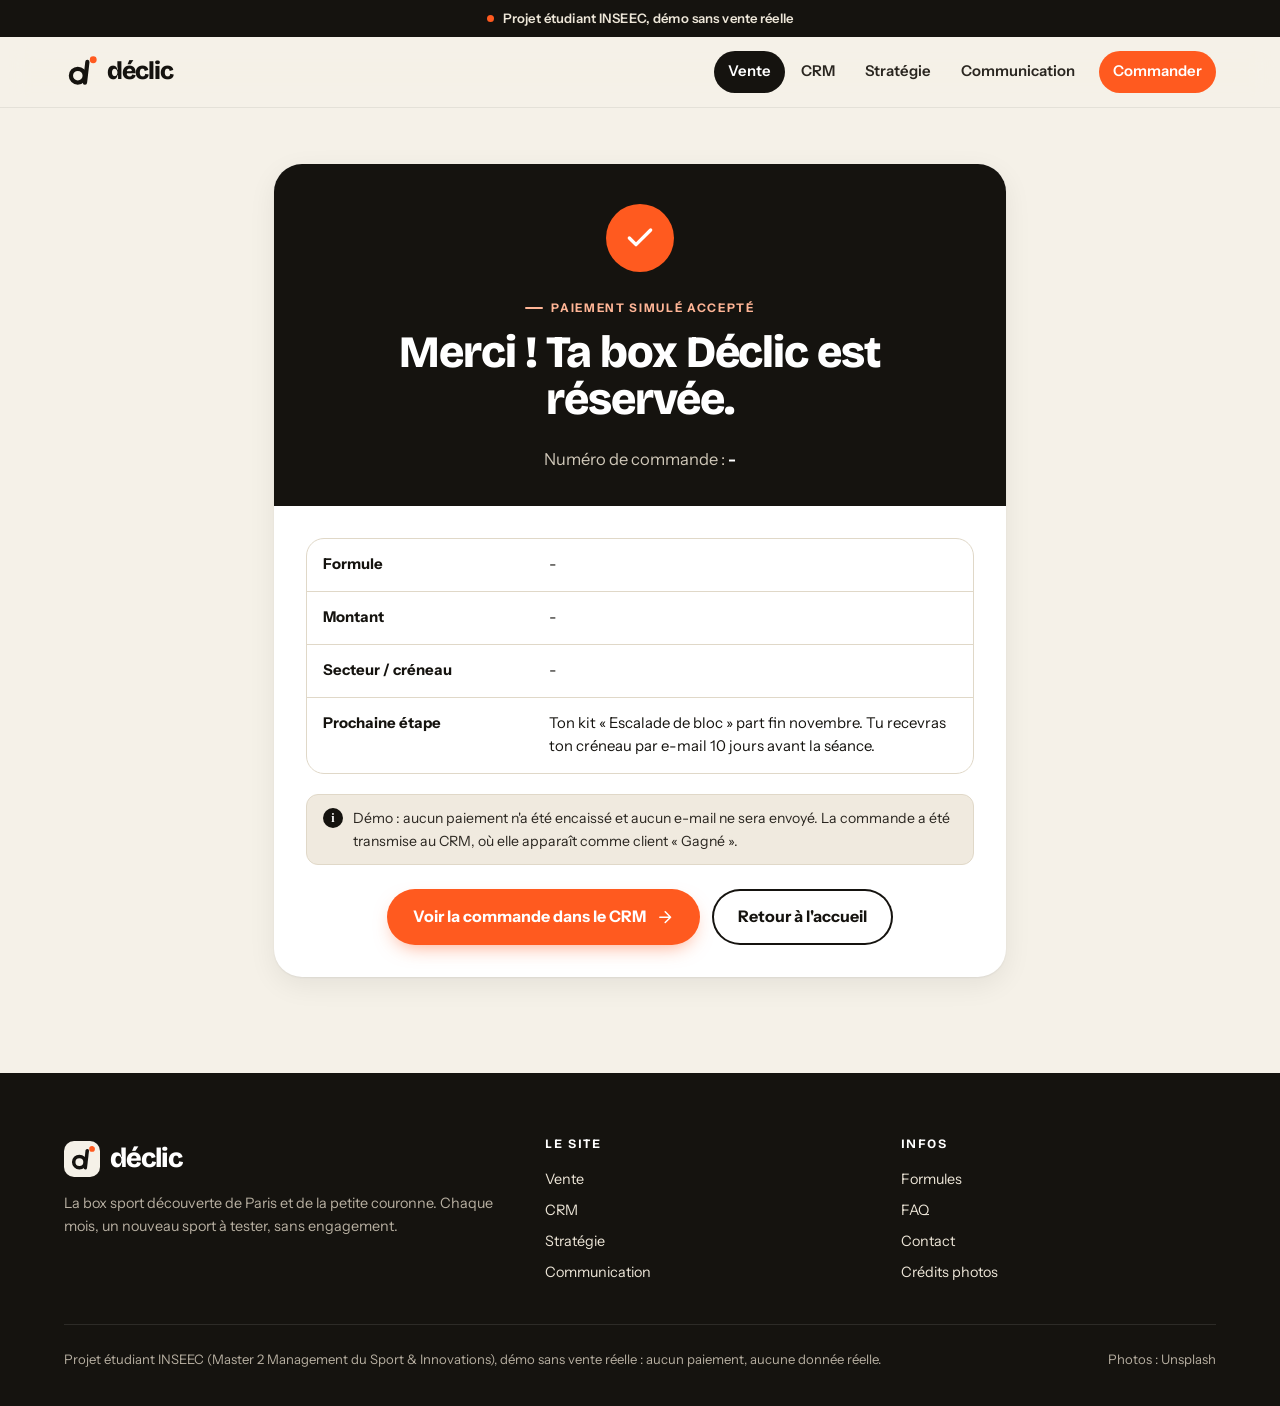
<file: confirmation.html>
<!DOCTYPE html>
<html lang="fr">
<head>
<meta charset="utf-8">
<meta name="viewport" content="width=device-width,initial-scale=1">
<title>Commande confirmée · Déclic</title>
<meta name="description" content="Déclic : chaque mois, un nouveau sport à tester à Paris avec une séance d'initiation encadrée, un kit et un guide. Projet étudiant INSEEC en mode démo.">
<meta name="theme-color" content="#15130F">
<link rel="icon" href="assets/favicon.svg" type="image/svg+xml">
<link rel="preconnect" href="https://fonts.googleapis.com">
<link rel="preconnect" href="https://fonts.gstatic.com" crossorigin>
<link href="https://fonts.googleapis.com/css2?family=Bricolage+Grotesque:opsz,wght@12..96,500..800&family=Instrument+Sans:wght@400..700&display=swap" rel="stylesheet">
<link rel="stylesheet" href="assets/style.css">
<script src="assets/app.js"></script>
</head>
<body>
<div class="demo-banner" role="note">Projet étudiant INSEEC, démo sans vente réelle</div>
<header class="site-header">
  <div class="wrap">
    <a class="brand" href="index.html"><img src="assets/logo.svg" alt="">déclic</a>
    <button class="menu-btn" aria-label="Ouvrir le menu" aria-expanded="false">Menu</button>
    <nav class="nav"><a href="index.html" class="active">Vente</a><a href="crm.html">CRM</a><a href="strategie.html">Stratégie</a><a href="communication.html">Communication</a><a href="commande.html" class="nav-cta">Commander</a></nav>
  </div>
</header>
<main>
<section style="padding-top:56px">
  <div class="wrap" style="max-width:780px">
    <div class="confirm-card">
      <div class="confirm-top">
        <div class="big-ic"><svg class="ic"><use href="assets/icons.svg#check"/></svg></div>
        <div class="eyebrow">Paiement simulé accepté</div>
        <h1>Merci <span id="cPrenom">!</span> Ta box Déclic est réservée.</h1>
        <p style="margin:0;color:#CFC7B8">Numéro de commande : <strong id="cId" style="color:#fff">-</strong></p>
      </div>
      <div class="confirm-body">
        <div class="table-wrap" style="box-shadow:none;border:1px solid var(--line)">
          <table><tbody>
            <tr><td><strong>Formule</strong></td><td id="cForm">-</td></tr>
            <tr><td><strong>Montant</strong></td><td id="cMontant">-</td></tr>
            <tr><td><strong>Secteur / créneau</strong></td><td id="cSect">-</td></tr>
            <tr><td><strong>Prochaine étape</strong></td><td>Ton kit « Escalade de bloc » part fin novembre. Tu recevras ton créneau par e-mail 10 jours avant la séance.</td></tr>
          </tbody></table>
        </div>
        <p class="notice small" style="margin-top:20px">Démo : aucun paiement n'a été encaissé et aucun e-mail ne sera envoyé. La commande a été transmise au CRM, où elle apparaît comme client « Gagné ».</p>
        <div class="cta-row" style="justify-content:center;margin-top:24px">
          <a class="btn" href="crm.html">Voir la commande dans le CRM <svg class="ic"><use href="assets/icons.svg#arrow"/></svg></a>
          <a class="btn secondary" href="index.html">Retour à l'accueil</a>
        </div>
      </div>
    </div>
  </div>
</section>
<script>
(function(){
  var o=JSON.parse(sessionStorage.getItem('declic_last_order')||'null');
  if(!o){var all=JSON.parse(localStorage.getItem(DECLIC.ORDERS)||'[]').filter(function(x){return x.type==='commande'});o=all[all.length-1];}
  if(!o) return;
  cPrenom.textContent=o.prenom+' !'; cId.textContent=o.id; cForm.textContent=o.formuleNom;
  cMontant.textContent=DECLIC.euro(o.ttc)+' TTC ('+DECLIC.euro(o.ht)+' HT)';
  cSect.textContent=o.secteur+' · '+o.creneau;
})();
</script>

</main>
<footer class="site-footer">
  <div class="wrap foot">
    <div class="foot-grid">
      <div><div class="foot-brand"><img src="assets/logo.svg" alt="">déclic</div><p>La box sport découverte de Paris et de la petite couronne. Chaque mois, un nouveau sport à tester, sans engagement.</p></div>
      <div class="foot-col"><h4>Le site</h4><a href="index.html">Vente</a><a href="crm.html">CRM</a><a href="strategie.html">Stratégie</a><a href="communication.html">Communication</a></div>
      <div class="foot-col"><h4>Infos</h4><a href="index.html#offres">Formules</a><a href="index.html#faq">FAQ</a><a href="index.html#contact">Contact</a><a href="communication.html#credits">Crédits photos</a></div>
    </div>
    <div class="foot-bottom"><span>Projet étudiant INSEEC (Master 2 Management du Sport &amp; Innovations), démo sans vente réelle : aucun paiement, aucune donnée réelle.</span><span>Photos : Unsplash</span></div>
  </div>
</footer>
</body>
</html>
</file>
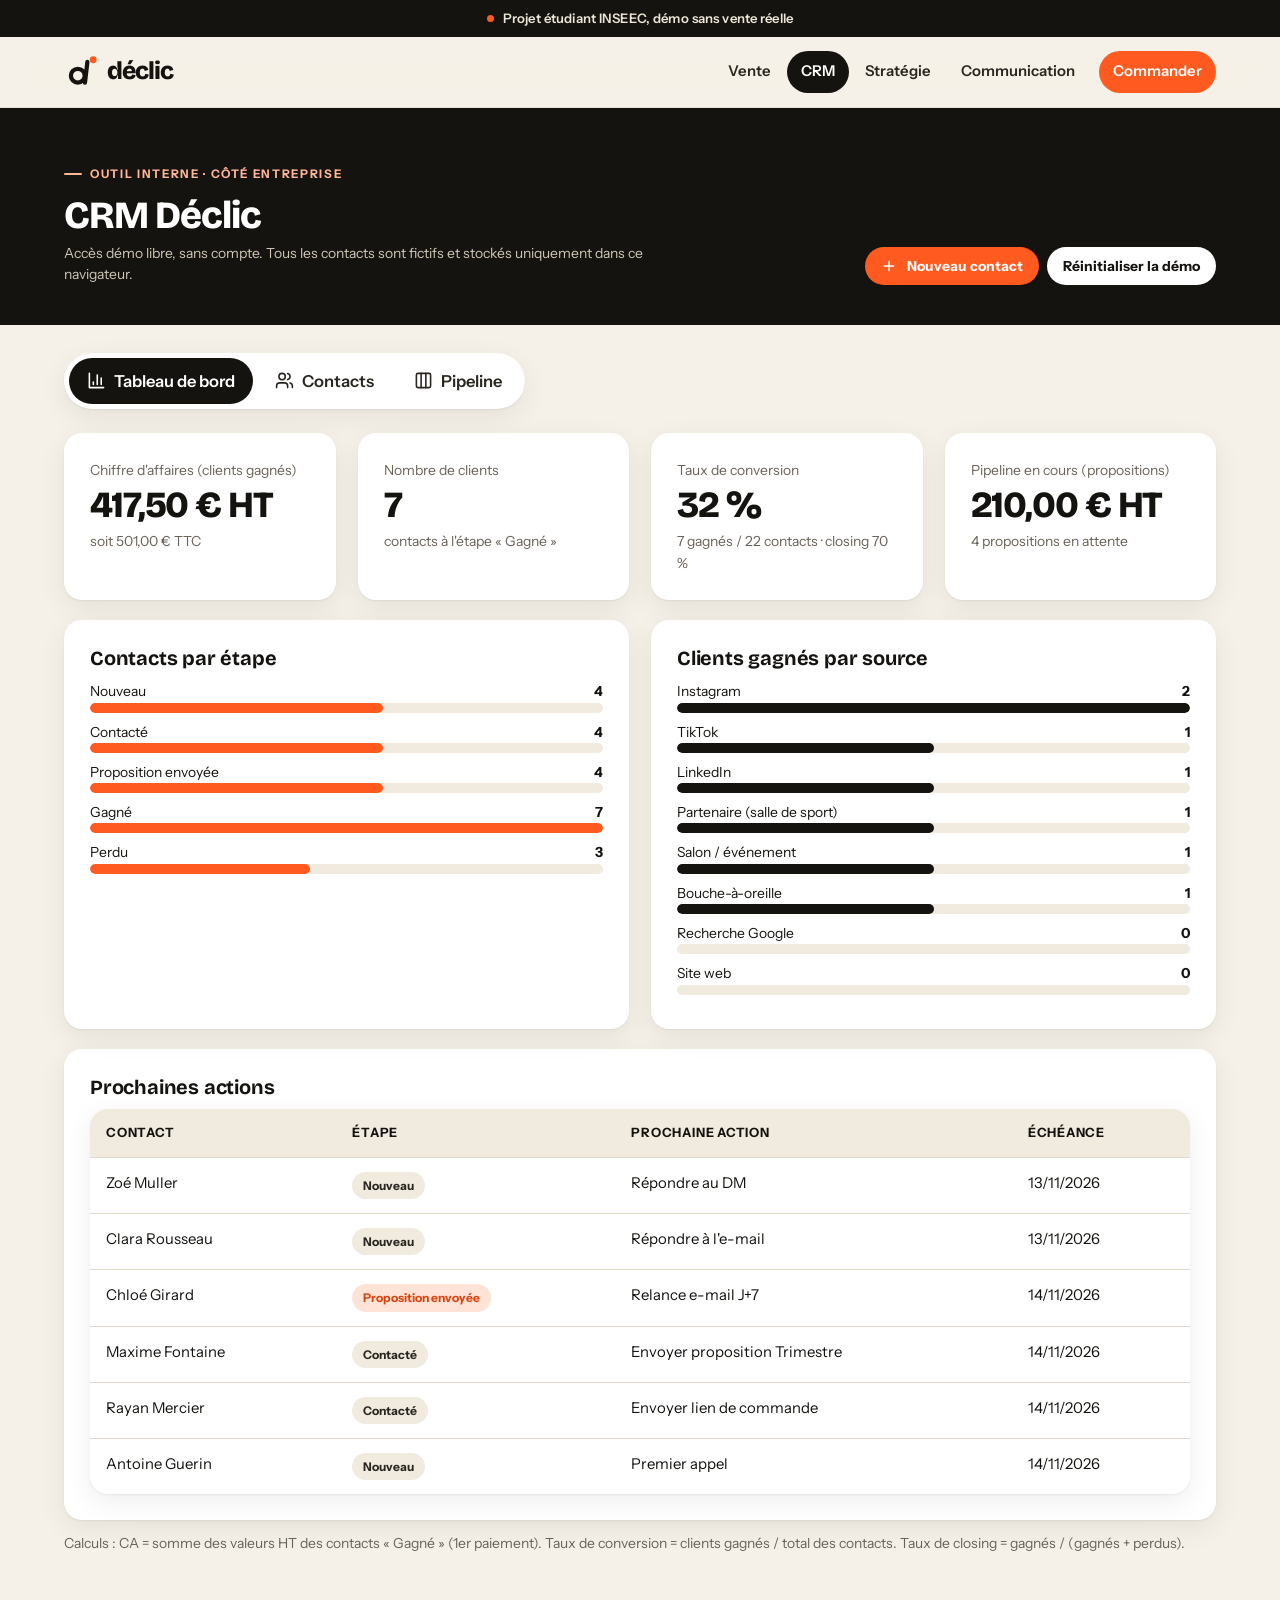
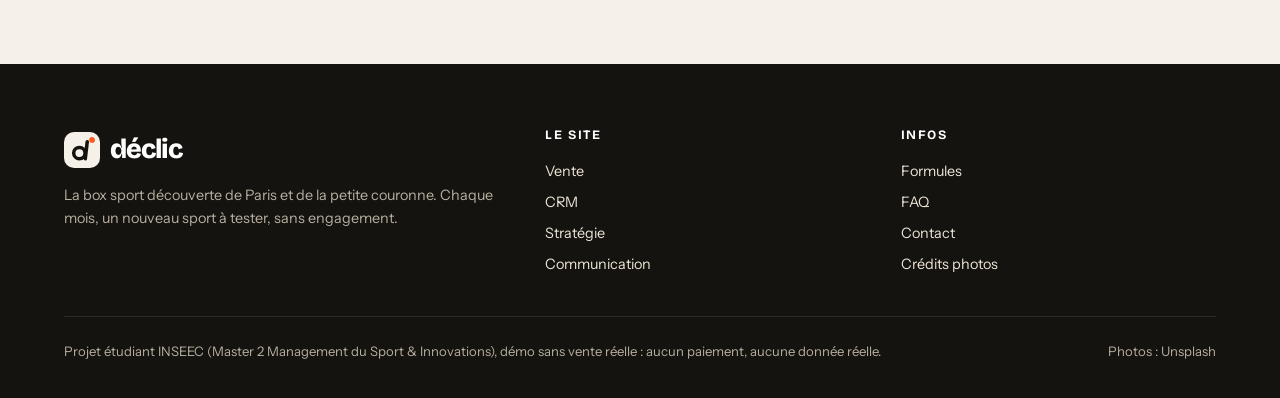
<file: crm.html>
<!DOCTYPE html>
<html lang="fr">
<head>
<meta charset="utf-8">
<meta name="viewport" content="width=device-width,initial-scale=1">
<title>CRM interne · Déclic</title>
<meta name="description" content="Déclic : chaque mois, un nouveau sport à tester à Paris avec une séance d'initiation encadrée, un kit et un guide. Projet étudiant INSEEC en mode démo.">
<meta name="theme-color" content="#15130F">
<link rel="icon" href="assets/favicon.svg" type="image/svg+xml">
<link rel="preconnect" href="https://fonts.googleapis.com">
<link rel="preconnect" href="https://fonts.gstatic.com" crossorigin>
<link href="https://fonts.googleapis.com/css2?family=Bricolage+Grotesque:opsz,wght@12..96,500..800&family=Instrument+Sans:wght@400..700&display=swap" rel="stylesheet">
<link rel="stylesheet" href="assets/style.css">
<script src="assets/app.js"></script>
</head>
<body>
<div class="demo-banner" role="note">Projet étudiant INSEEC, démo sans vente réelle</div>
<header class="site-header">
  <div class="wrap">
    <a class="brand" href="index.html"><img src="assets/logo.svg" alt="">déclic</a>
    <button class="menu-btn" aria-label="Ouvrir le menu" aria-expanded="false">Menu</button>
    <nav class="nav"><a href="index.html">Vente</a><a href="crm.html" class="active">CRM</a><a href="strategie.html">Stratégie</a><a href="communication.html">Communication</a><a href="commande.html" class="nav-cta">Commander</a></nav>
  </div>
</header>
<main>
<section class="page-head" style="padding:48px 0 40px">
  <div class="wrap" style="display:flex;justify-content:space-between;align-items:flex-end;gap:16px;flex-wrap:wrap">
    <div>
      <div class="eyebrow" style="color:var(--lime)">Outil interne · côté entreprise</div>
      <h1 style="font-size:clamp(1.7rem,4vw,2.4rem);margin:0">CRM Déclic</h1>
      <p class="lead small" style="margin:6px 0 0">Accès démo libre, sans compte. Tous les contacts sont fictifs et stockés uniquement dans ce navigateur.</p>
    </div>
    <div style="display:flex;gap:8px;flex-wrap:wrap">
      <button class="btn small" id="addBtn"><svg class="ic"><use href="assets/icons.svg#plus"/></svg>Nouveau contact</button>
      <button class="btn small light" id="resetBtn" title="Recharger les 22 contacts de démo">Réinitialiser la démo</button>
    </div>
  </div>
</section>

<section style="padding-top:28px">
  <div class="wrap">
    <div id="importMsg" class="success" style="display:none;margin-bottom:16px"></div>
    <div class="crm-tabs" role="tablist">
      <button class="on" data-tab="dash"><svg class="ic"><use href="assets/icons.svg#chart"/></svg>Tableau de bord</button>
      <button data-tab="contacts"><svg class="ic"><use href="assets/icons.svg#users"/></svg>Contacts</button>
      <button data-tab="pipeline"><svg class="ic"><use href="assets/icons.svg#columns"/></svg>Pipeline</button>
    </div>

    <!-- Tableau de bord -->
    <div id="tab-dash">
      <div class="grid g4">
        <div class="card"><div class="small muted">Chiffre d'affaires (clients gagnés)</div><div class="stat" id="kCA">-</div><div class="small muted" id="kCATTC"></div></div>
        <div class="card"><div class="small muted">Nombre de clients</div><div class="stat" id="kClients">-</div><div class="small muted">contacts à l'étape « Gagné »</div></div>
        <div class="card"><div class="small muted">Taux de conversion</div><div class="stat" id="kConv">-</div><div class="small muted" id="kConvDet"></div></div>
        <div class="card"><div class="small muted">Pipeline en cours (propositions)</div><div class="stat" id="kPipe">-</div><div class="small muted" id="kPipeDet"></div></div>
      </div>
      <div class="grid g2" style="margin-top:20px">
        <div class="card"><h3>Contacts par étape</h3><div id="byStage"></div></div>
        <div class="card"><h3>Clients gagnés par source</h3><div id="bySource"></div></div>
      </div>
      <div class="card" style="margin-top:20px">
        <h3>Prochaines actions</h3>
        <div class="table-wrap"><table><thead><tr><th>Contact</th><th>Étape</th><th>Prochaine action</th><th>Échéance</th></tr></thead><tbody id="nextActions"></tbody></table></div>
      </div>
      <p class="small muted" style="margin-top:12px">Calculs : CA = somme des valeurs HT des contacts « Gagné » (1er paiement). Taux de conversion = clients gagnés / total des contacts. Taux de closing = gagnés / (gagnés + perdus).</p>
    </div>

    <!-- Contacts -->
    <div id="tab-contacts" style="display:none">
      <div class="toolbar">
        <input id="q" type="search" placeholder="Rechercher un nom, un e-mail, une ville…">
        <select id="fStage"><option value="">Toutes les étapes</option></select>
        <select id="fSource"><option value="">Toutes les sources</option></select>
      </div>
      <div class="small muted" id="count" style="margin-bottom:8px"></div>
      <div class="table-wrap"><table>
        <thead><tr><th>Nom</th><th>Ville</th><th>Source</th><th>Formule</th><th>Étape</th><th>Prochaine action</th></tr></thead>
        <tbody id="rows"></tbody>
      </table></div>
      <p class="small muted" style="margin-top:8px">Clique sur une ligne pour ouvrir la fiche contact.</p>
    </div>

    <!-- Pipeline -->
    <div id="tab-pipeline" style="display:none">
      <p class="small muted">Fais avancer un contact avec les flèches ← →, ou ouvre sa fiche en cliquant sur son nom.</p>
      <div class="kanban" id="kanban"></div>
    </div>
  </div>
</section>

<div class="modal-bg" id="modalBg"><div class="modal" id="modal" role="dialog" aria-modal="true"></div></div>

<script>
(function(){
var STAGES=[
  {id:'nouveau',label:'Nouveau',cls:''},
  {id:'contacte',label:'Contacté',cls:''},
  {id:'proposition',label:'Proposition envoyée',cls:'coral'},
  {id:'gagne',label:'Gagné',cls:'ok'},
  {id:'perdu',label:'Perdu',cls:'ko'}
];
var SOURCES=['Instagram','TikTok','LinkedIn','Partenaire (salle de sport)','Salon / événement','Bouche-à-oreille','Recherche Google','Site web'];
var FORMULES={mensuel:{nom:'Mensuel',ht:32.5},trimestre:{nom:'Trimestre',ht:87.5},duo:{nom:'Duo',ht:57.5}};
var stageLabel=function(id){return STAGES.filter(function(s){return s.id===id})[0].label};
var stageCls=function(id){return STAGES.filter(function(s){return s.id===id})[0].cls};

function h(d,t,n){return {date:d,type:t,note:n}}
function seed(){
  var c=[
  ['Léa','Moreau','Paris 11e','Instagram','trimestre','gagne',[h('2026-10-02','Message Instagram','A réagi au post « Teste l\'escalade »'),h('2026-10-04','E-mail','Envoi du programme et des formules'),h('2026-10-06','Commande','Formule Trimestre payée (démo)')],'Envoyer le kit escalade','2026-11-25'],
  ['Hugo','Bernard','Boulogne-Billancourt','LinkedIn','duo','gagne',[h('2026-10-08','LinkedIn','Commentaire sur le post fondateur'),h('2026-10-10','Appel','Veut tester avec sa compagne'),h('2026-10-12','Commande','Formule Duo payée (démo)')],'Confirmer le créneau du samedi','2026-11-28'],
  ['Inès','Dubois','Montreuil','TikTok','mensuel','gagne',[h('2026-10-15','Message TikTok','Question sur le niveau requis'),h('2026-10-15','DM','Réponse : séance 100 % débutants'),h('2026-10-16','Commande','Formule Mensuelle payée (démo)')],'Appel de bienvenue','2026-11-20'],
  ['Thomas','Laurent','Paris 15e','Partenaire (salle de sport)','mensuel','gagne',[h('2026-10-18','Salon','Rencontré à l\'accueil de la salle de bloc partenaire'),h('2026-10-20','Commande','Formule Mensuelle payée (démo)')],'Demander un avis après séance','2026-12-08'],
  ['Camille','Petit','Vincennes','Bouche-à-oreille','trimestre','gagne',[h('2026-10-21','E-mail','Recommandée par Léa Moreau'),h('2026-10-23','Commande','Carte cadeau Trimestre (démo)')],'Envoyer la carte cadeau imprimable','2026-11-18'],
  ['Yanis','Garcia','Saint-Denis','Instagram','mensuel','gagne',[h('2026-10-25','DM Instagram','Intéressé par la boxe en janvier'),h('2026-10-27','Commande','Formule Mensuelle payée (démo)')],'Ajouter au groupe communauté','2026-11-19'],
  ['Manon','Roux','Paris 18e','Salon / événement','trimestre','gagne',[h('2026-10-11','Salon','Stand Déclic au salon Sport Paris Découverte (fictif)'),h('2026-10-14','E-mail','Relance avec code -10 %'),h('2026-10-17','Commande','Formule Trimestre payée (démo)')],'Envoyer le kit escalade','2026-11-25'],
  ['Lucas','Fournier','Issy-les-Moulineaux','LinkedIn','duo','proposition',[h('2026-10-29','LinkedIn','A liké 3 posts'),h('2026-11-02','Appel','Hésite entre Duo et 2 Mensuels'),h('2026-11-03','E-mail','Proposition Duo envoyée')],'Relancer par téléphone','2026-11-16'],
  ['Chloé','Girard','Paris 20e','TikTok','mensuel','proposition',[h('2026-11-01','DM TikTok','Demande les dates de décembre'),h('2026-11-04','E-mail','Proposition + planning envoyés')],'Relance e-mail J+7','2026-11-14'],
  ['Nathan','Bonnet','Créteil','Partenaire (salle de sport)','trimestre','proposition',[h('2026-11-03','Salon','Flyer récupéré à la salle partenaire'),h('2026-11-05','Appel','Veut offrir à son frère'),h('2026-11-06','E-mail','Proposition carte cadeau Trimestre')],'Rappeler avant le 20/11','2026-11-17'],
  ['Sarah','Lambert','Paris 13e','Instagram','mensuel','proposition',[h('2026-11-05','DM Instagram','Question sur la résiliation'),h('2026-11-06','DM','Envoi du lien de commande')],'Relance DM','2026-11-15'],
  ['Maxime','Fontaine','Neuilly-sur-Seine','Site web','trimestre','contacte',[h('2026-11-07','Formulaire','Demande d\'informations via le site'),h('2026-11-08','E-mail','Réponse avec la FAQ et le programme')],'Envoyer proposition Trimestre','2026-11-14'],
  ['Emma','Chevalier','Paris 9e','LinkedIn','mensuel','contacte',[h('2026-11-08','LinkedIn','Message après post « 61 % des Français »'),h('2026-11-09','LinkedIn','Réponse, demande de son secteur')],'Proposer un appel de 10 min','2026-11-15'],
  ['Rayan','Mercier','Aubervilliers','TikTok','mensuel','contacte',[h('2026-11-09','Commentaire TikTok','« C\'est où la boxe ? »'),h('2026-11-10','DM','Réponse : salle partenaire à Saint-Denis')],'Envoyer lien de commande','2026-11-14'],
  ['Julie','Blanc','Levallois-Perret','Salon / événement','duo','contacte',[h('2026-11-10','Salon','Rencontrée à l\'atelier découverte (fictif)'),h('2026-11-11','E-mail','Envoi du programme')],'Appel de qualification','2026-11-17'],
  ['Antoine','Guerin','Paris 12e','Bouche-à-oreille','mensuel','nouveau',[h('2026-11-11','Formulaire','Parrainé par Hugo Bernard')],'Premier appel','2026-11-14'],
  ['Zoé','Muller','Ivry-sur-Seine','Instagram','trimestre','nouveau',[h('2026-11-12','DM Instagram','A partagé la story du calendrier')],'Répondre au DM','2026-11-13'],
  ['Adam','Henry','Pantin','TikTok','mensuel','nouveau',[h('2026-11-12','Commentaire TikTok','Tag un ami sous la vidéo padel')],'Répondre en DM','2026-11-14'],
  ['Clara','Rousseau','Paris 17e','Site web','duo','nouveau',[h('2026-11-12','Formulaire','Question sur la formule Duo')],'Répondre à l\'e-mail','2026-11-13'],
  ['Louis','Vincent','Rueil-Malmaison','LinkedIn','mensuel','perdu',[h('2026-10-05','LinkedIn','Intéressé'),h('2026-10-08','E-mail','Proposition envoyée'),h('2026-10-15','Appel','Trop loin des salles partenaires (78)')],'Recontacter à l\'ouverture des Yvelines','2027-03-01'],
  ['Jade','Faure','Paris 10e','Instagram','mensuel','perdu',[h('2026-10-09','DM Instagram','Intéressée'),h('2026-10-12','DM','Proposition envoyée'),h('2026-10-20','DM','A choisi un abonnement de salle classique')],'Aucune (archivé)','-'],
  ['Mehdi','Andre','Nanterre','Partenaire (salle de sport)','trimestre','perdu',[h('2026-10-14','Salon','Flyer salle partenaire'),h('2026-10-16','Appel','Budget serré ce trimestre')],'Relance offre de janvier','2027-01-05']
  ];
  return c.map(function(x,i){
    return {id:'C'+(i+1),prenom:x[0],nom:x[1],ville:x[2],source:x[3],formule:x[4],etape:x[5],
      email:(x[0]+'.'+x[1]).toLowerCase().normalize('NFD').replace(/[̀-ͯ]/g,'')+'@exemple.fr',
      tel:'06 00 00 '+String(10+i).padStart(2,'0')+' '+String(20+i).padStart(2,'0'),
      historique:x[6],action:x[7],echeance:x[8]};
  });
}
function load(){var d=localStorage.getItem(DECLIC.KEY);return d?JSON.parse(d):seed();}
function save(){localStorage.setItem(DECLIC.KEY,JSON.stringify(DB));}
var DB=load();

// Bonus : import des commandes et messages venant de l'espace de vente
(function importOrders(){
  var list=JSON.parse(localStorage.getItem(DECLIC.ORDERS)||'[]'); if(!list.length) return;
  var n=0;
  list.forEach(function(o){
    var today=o.date.slice(0,10);
    if(o.type==='commande'){
      DB.push({id:o.id,prenom:o.prenom,nom:o.nom,ville:o.secteur,source:o.source,formule:o.formule,etape:'gagne',email:o.email,tel:o.tel||'-',isNew:true,
        historique:[h(today,'Commande site',o.formuleNom+' payée (simulation), '+DECLIC.euro(o.ttc)+' TTC · créneau : '+o.creneau)],
        action:'Appel de bienvenue + envoi du kit',echeance:today});
    } else {
      DB.push({id:'W'+Date.parse(o.date),prenom:o.prenom,nom:o.nom,ville:'-',source:'Site web',formule:'mensuel',etape:'nouveau',email:o.email,tel:'-',isNew:true,
        historique:[h(today,'Formulaire de contact',o.message)],action:'Répondre au message',echeance:today});
    }
    n++;
  });
  localStorage.removeItem(DECLIC.ORDERS); save();
  var m=document.getElementById('importMsg'); m.style.display='block';
  m.innerHTML=n+' nouvel'+(n>1?'les entrées':'le entrée')+' reçue'+(n>1?'s':'')+' depuis l\'espace de vente (marquée'+(n>1?'s':'')+' <span class="new-flag">NOUVEAU</span>).';
})();

function valeur(c){return FORMULES[c.formule]?FORMULES[c.formule].ht:0}
function esc(s){return String(s==null?'':s).replace(/[&<>"]/g,function(ch){return {'&':'&amp;','<':'&lt;','>':'&gt;','"':'&quot;'}[ch]})}
function fdate(d){return d&&d!=='-'?new Date(d).toLocaleDateString('fr-FR'):'-'}

// Tabs
document.querySelectorAll('.crm-tabs button').forEach(function(b){b.addEventListener('click',function(){
  document.querySelectorAll('.crm-tabs button').forEach(function(x){x.classList.toggle('on',x===b)});
  ['dash','contacts','pipeline'].forEach(function(t){document.getElementById('tab-'+t).style.display=(t===b.dataset.tab)?'':'none'});
})});

// Filters
STAGES.forEach(function(s){fStage.insertAdjacentHTML('beforeend','<option value="'+s.id+'">'+s.label+'</option>')});
SOURCES.forEach(function(s){fSource.insertAdjacentHTML('beforeend','<option>'+s+'</option>')});
[q,fStage,fSource].forEach(function(el){el.addEventListener('input',renderTable)});

function renderDash(){
  var won=DB.filter(function(c){return c.etape==='gagne'}), lost=DB.filter(function(c){return c.etape==='perdu'}), prop=DB.filter(function(c){return c.etape==='proposition'});
  var ca=won.reduce(function(a,c){return a+valeur(c)},0);
  kCA.textContent=DECLIC.euro(ca)+' HT'; kCATTC.textContent='soit '+DECLIC.euro(ca*1.2)+' TTC';
  kClients.textContent=won.length;
  kConv.textContent=(DB.length?Math.round(won.length/DB.length*100):0)+' %';
  kConvDet.textContent=won.length+' gagnés / '+DB.length+' contacts · closing '+((won.length+lost.length)?Math.round(won.length/(won.length+lost.length)*100):0)+' %';
  var pv=prop.reduce(function(a,c){return a+valeur(c)},0);
  kPipe.textContent=DECLIC.euro(pv)+' HT'; kPipeDet.textContent=prop.length+' propositions en attente';
  var max=Math.max.apply(null,STAGES.map(function(s){return DB.filter(function(c){return c.etape===s.id}).length}))||1;
  byStage.innerHTML=STAGES.map(function(s){var n=DB.filter(function(c){return c.etape===s.id}).length;
    return '<div style="margin:8px 0"><div style="display:flex;justify-content:space-between" class="small"><span>'+s.label+'</span><strong>'+n+'</strong></div><div class="bar"><span style="width:'+(n/max*100)+'%"></span></div></div>'}).join('');
  var bys={}; won.forEach(function(c){bys[c.source]=(bys[c.source]||0)+1});
  var m2=Math.max.apply(null,Object.values(bys).concat([1]));
  bySource.innerHTML=SOURCES.map(function(s){var n=bys[s]||0;
    return '<div style="margin:8px 0"><div style="display:flex;justify-content:space-between" class="small"><span>'+s+'</span><strong>'+n+'</strong></div><div class="bar"><span style="width:'+(n/m2*100)+'%;background:var(--navy)"></span></div></div>'}).join('');
  var upcoming=DB.filter(function(c){return c.etape!=='perdu'&&c.echeance&&c.echeance!=='-'}).sort(function(a,b){return a.echeance.localeCompare(b.echeance)}).slice(0,6);
  nextActions.innerHTML=upcoming.map(function(c){return '<tr class="clickrow" data-id="'+c.id+'"><td>'+esc(c.prenom+' '+c.nom)+'</td><td><span class="pill '+stageCls(c.etape)+'">'+stageLabel(c.etape)+'</span></td><td>'+esc(c.action)+'</td><td>'+fdate(c.echeance)+'</td></tr>'}).join('');
}
function renderTable(){
  var t=q.value.toLowerCase();
  var list=DB.filter(function(c){
    return (!fStage.value||c.etape===fStage.value)&&(!fSource.value||c.source===fSource.value)&&
      (!t||(c.prenom+' '+c.nom+' '+c.email+' '+c.ville).toLowerCase().indexOf(t)>-1);
  });
  count.textContent=list.length+' contact'+(list.length>1?'s':'')+' affiché'+(list.length>1?'s':'')+' sur '+DB.length;
  rows.innerHTML=list.map(function(c){return '<tr class="clickrow" data-id="'+c.id+'"><td><strong>'+esc(c.prenom+' '+c.nom)+'</strong> '+(c.isNew?'<span class="new-flag">NOUVEAU</span>':'')+'<div class="small muted">'+esc(c.email)+'</div></td><td>'+esc(c.ville)+'</td><td>'+esc(c.source)+'</td><td>'+(FORMULES[c.formule]||{}).nom+'</td><td><span class="pill '+stageCls(c.etape)+'">'+stageLabel(c.etape)+'</span></td><td class="small">'+esc(c.action)+'</td></tr>'}).join('')||'<tr><td colspan="6">Aucun contact ne correspond.</td></tr>';
}
function renderKanban(){
  kanban.innerHTML=STAGES.map(function(s,i){
    var cs=DB.filter(function(c){return c.etape===s.id});
    return '<div class="col"><h4><span>'+s.label+'</span><span class="pill">'+cs.length+'</span></h4>'+cs.map(function(c){
      return '<div class="kcard"><b data-id="'+c.id+'">'+esc(c.prenom+' '+c.nom)+'</b> '+(c.isNew?'<span class="new-flag">NOUVEAU</span>':'')+'<div class="small muted">'+esc(c.source)+' · '+(FORMULES[c.formule]||{}).nom+' · '+DECLIC.euro(valeur(c))+' HT</div>'+
      '<div class="acts"><button data-mv="'+c.id+'" data-d="-1" '+(i===0?'disabled':'')+' aria-label="Reculer">←</button><button data-mv="'+c.id+'" data-d="1" '+(i===STAGES.length-1?'disabled':'')+' aria-label="Avancer">→</button></div></div>'
    }).join('')+'</div>';
  }).join('');
}
function renderAll(){renderDash();renderTable();renderKanban();}

function move(id,d){
  var c=DB.filter(function(x){return x.id===id})[0]; var i=STAGES.findIndex(function(s){return s.id===c.etape});
  var ni=Math.min(Math.max(i+d,0),STAGES.length-1); if(ni===i) return;
  c.etape=STAGES[ni].id; c.historique.push(h(new Date().toISOString().slice(0,10),'Changement d\'étape','Passé à « '+STAGES[ni].label+' »'));
  save(); renderAll();
}

function openFiche(id){
  var c=DB.filter(function(x){return x.id===id})[0]; if(!c) return;
  modal.innerHTML='<button class="close" aria-label="Fermer">✕</button>'+
  '<div class="eyebrow">Fiche contact · '+c.id+'</div><h2 style="margin-bottom:6px">'+esc(c.prenom+' '+c.nom)+'</h2>'+
  '<span class="pill '+stageCls(c.etape)+'">'+stageLabel(c.etape)+'</span> <span class="pill">'+esc(c.source)+'</span> <span class="small muted">(données fictives)</span>'+
  '<dl class="facts" style="margin-top:14px"><dt>E-mail</dt><dd>'+esc(c.email)+'</dd><dt>Téléphone</dt><dd>'+esc(c.tel)+'</dd><dt>Ville</dt><dd>'+esc(c.ville)+'</dd><dt>Source</dt><dd>'+esc(c.source)+'</dd><dt>Formule</dt><dd>'+(FORMULES[c.formule]||{}).nom+' · '+DECLIC.euro(valeur(c))+' HT</dd></dl>'+
  '<label for="mStage">Étape du pipeline</label><select id="mStage">'+STAGES.map(function(s){return '<option value="'+s.id+'" '+(s.id===c.etape?'selected':'')+'>'+s.label+'</option>'}).join('')+'</select>'+
  '<div class="form-row"><div><label for="mAction">Prochaine action</label><input id="mAction" value="'+esc(c.action)+'"></div><div><label for="mDate">Échéance</label><input id="mDate" type="date" value="'+(c.echeance&&c.echeance!=='-'?c.echeance:'')+'"></div></div>'+
  '<h3 style="margin-top:18px">Historique des échanges</h3><ul class="timeline">'+c.historique.slice().reverse().map(function(e){return '<li><span>'+fdate(e.date)+' · '+esc(e.type)+'</span>'+esc(e.note)+'</li>'}).join('')+'</ul>'+
  '<label for="mNote">Ajouter un échange</label><div class="form-row"><select id="mType"><option>Appel</option><option>E-mail</option><option>DM Instagram</option><option>DM TikTok</option><option>LinkedIn</option><option>Rendez-vous</option></select><input id="mNote" placeholder="Résumé de l\'échange"></div>'+
  '<div style="display:flex;gap:10px;margin-top:18px;flex-wrap:wrap"><button class="btn" id="mSave">Enregistrer</button><button class="btn ghost" id="mCancel">Fermer</button></div>';
  modalBg.classList.add('open');
  modal.querySelector('.close').onclick=closeM; mCancel.onclick=closeM;
  mSave.onclick=function(){
    var today=new Date().toISOString().slice(0,10);
    if(mStage.value!==c.etape){c.historique.push(h(today,'Changement d\'étape','Passé à « '+stageLabel(mStage.value)+' »'));c.etape=mStage.value;}
    if(mNote.value.trim()) c.historique.push(h(today,mType.value,mNote.value.trim()));
    c.action=mAction.value.trim()||'-'; c.echeance=mDate.value||'-'; c.isNew=false;
    save(); renderAll(); closeM();
  };
}
function closeM(){modalBg.classList.remove('open')}
modalBg.addEventListener('click',function(e){if(e.target===modalBg) closeM()});
document.addEventListener('keydown',function(e){if(e.key==='Escape') closeM()});

document.addEventListener('click',function(e){
  var mv=e.target.closest('[data-mv]'); if(mv){move(mv.dataset.mv,+mv.dataset.d);return;}
  var r=e.target.closest('.clickrow,[data-id]'); if(r&&r.dataset.id&&!e.target.closest('.modal')) openFiche(r.dataset.id);
});

addBtn.onclick=function(){
  modal.innerHTML='<button class="close" aria-label="Fermer">✕</button><h2>Nouveau contact</h2><p class="notice small">Démo : données fictives uniquement.</p>'+
  '<div class="form-row"><div><label for="nP">Prénom</label><input id="nP"></div><div><label for="nN">Nom</label><input id="nN"></div></div>'+
  '<div class="form-row"><div><label for="nE">E-mail</label><input id="nE" placeholder="prenom.nom@exemple.fr"></div><div><label for="nV">Ville</label><input id="nV"></div></div>'+
  '<div class="form-row"><div><label for="nS">Source</label><select id="nS">'+SOURCES.map(function(s){return '<option>'+s+'</option>'}).join('')+'</select></div><div><label for="nF">Formule visée</label><select id="nF"><option value="mensuel">Mensuel</option><option value="trimestre">Trimestre</option><option value="duo">Duo</option></select></div></div>'+
  '<button class="btn" id="nSave" style="margin-top:16px">Ajouter</button>';
  modalBg.classList.add('open'); modal.querySelector('.close').onclick=closeM;
  nSave.onclick=function(){
    if(!nP.value.trim()||!nN.value.trim()){alert('Prénom et nom requis');return;}
    var today=new Date().toISOString().slice(0,10);
    DB.push({id:'M'+Date.now().toString().slice(-5),prenom:nP.value.trim(),nom:nN.value.trim(),email:nE.value.trim()||'-',tel:'-',ville:nV.value.trim()||'-',source:nS.value,formule:nF.value,etape:'nouveau',
      historique:[h(today,'Création','Contact ajouté manuellement')],action:'Premier contact',echeance:today});
    save(); renderAll(); closeM();
  };
};
resetBtn.onclick=function(){if(confirm('Recharger les 22 contacts de démo ? Les modifications seront perdues.')){DB=seed();save();renderAll();}};

renderAll();
})();
</script>

</main>
<footer class="site-footer">
  <div class="wrap foot">
    <div class="foot-grid">
      <div><div class="foot-brand"><img src="assets/logo.svg" alt="">déclic</div><p>La box sport découverte de Paris et de la petite couronne. Chaque mois, un nouveau sport à tester, sans engagement.</p></div>
      <div class="foot-col"><h4>Le site</h4><a href="index.html">Vente</a><a href="crm.html">CRM</a><a href="strategie.html">Stratégie</a><a href="communication.html">Communication</a></div>
      <div class="foot-col"><h4>Infos</h4><a href="index.html#offres">Formules</a><a href="index.html#faq">FAQ</a><a href="index.html#contact">Contact</a><a href="communication.html#credits">Crédits photos</a></div>
    </div>
    <div class="foot-bottom"><span>Projet étudiant INSEEC (Master 2 Management du Sport &amp; Innovations), démo sans vente réelle : aucun paiement, aucune donnée réelle.</span><span>Photos : Unsplash</span></div>
  </div>
</footer>
</body>
</html>
</file>
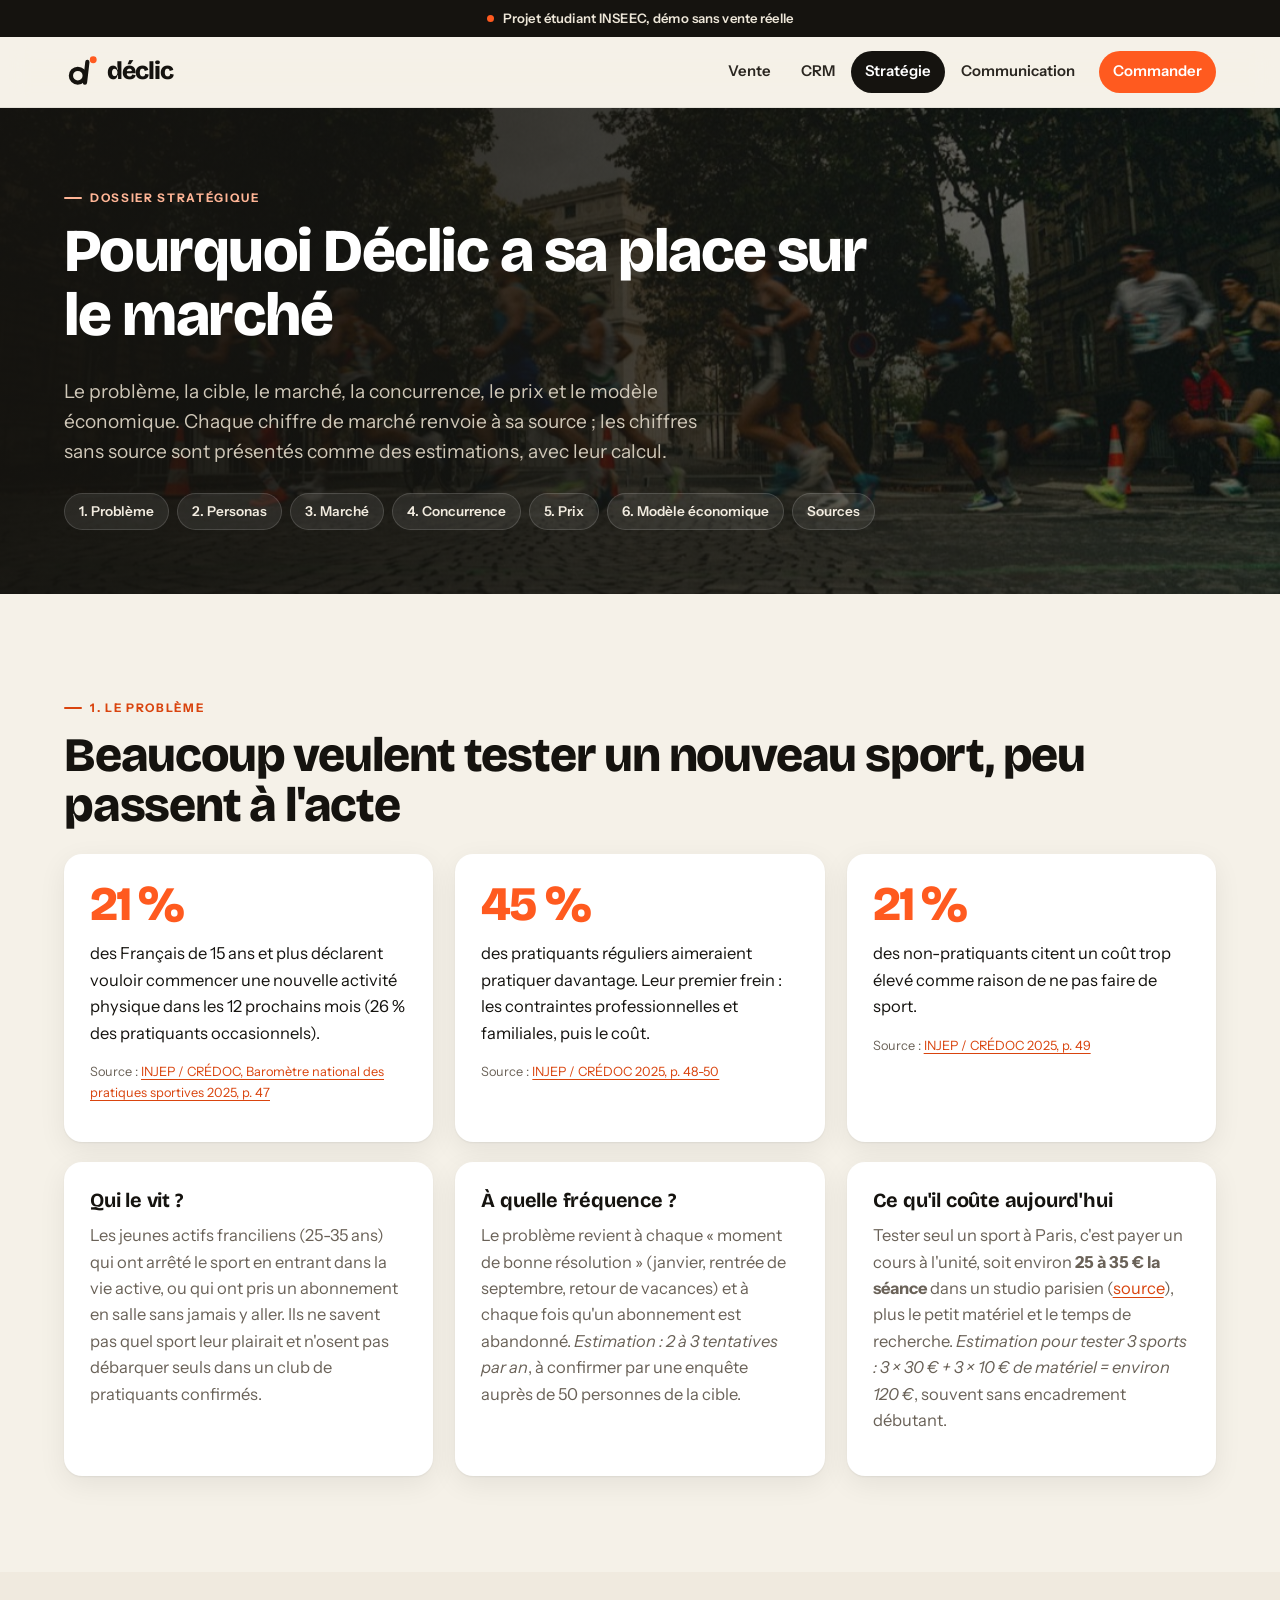
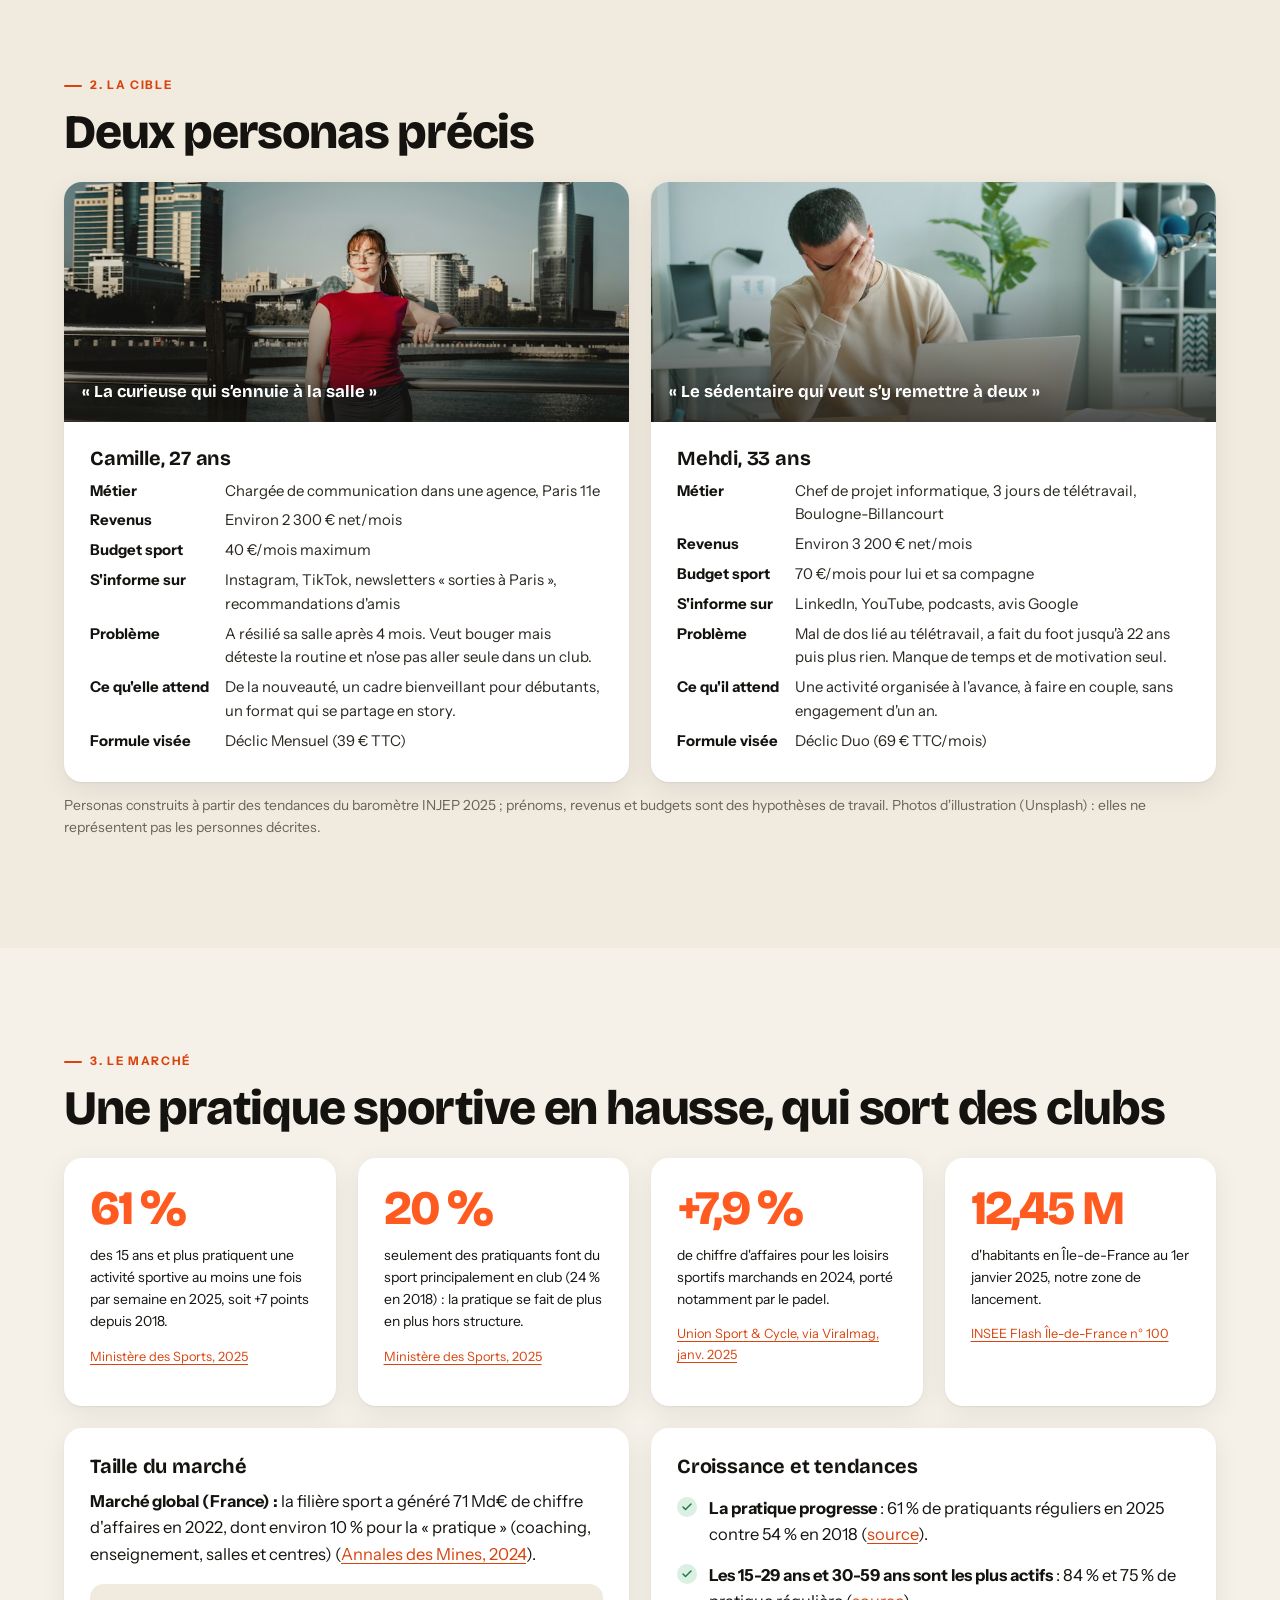
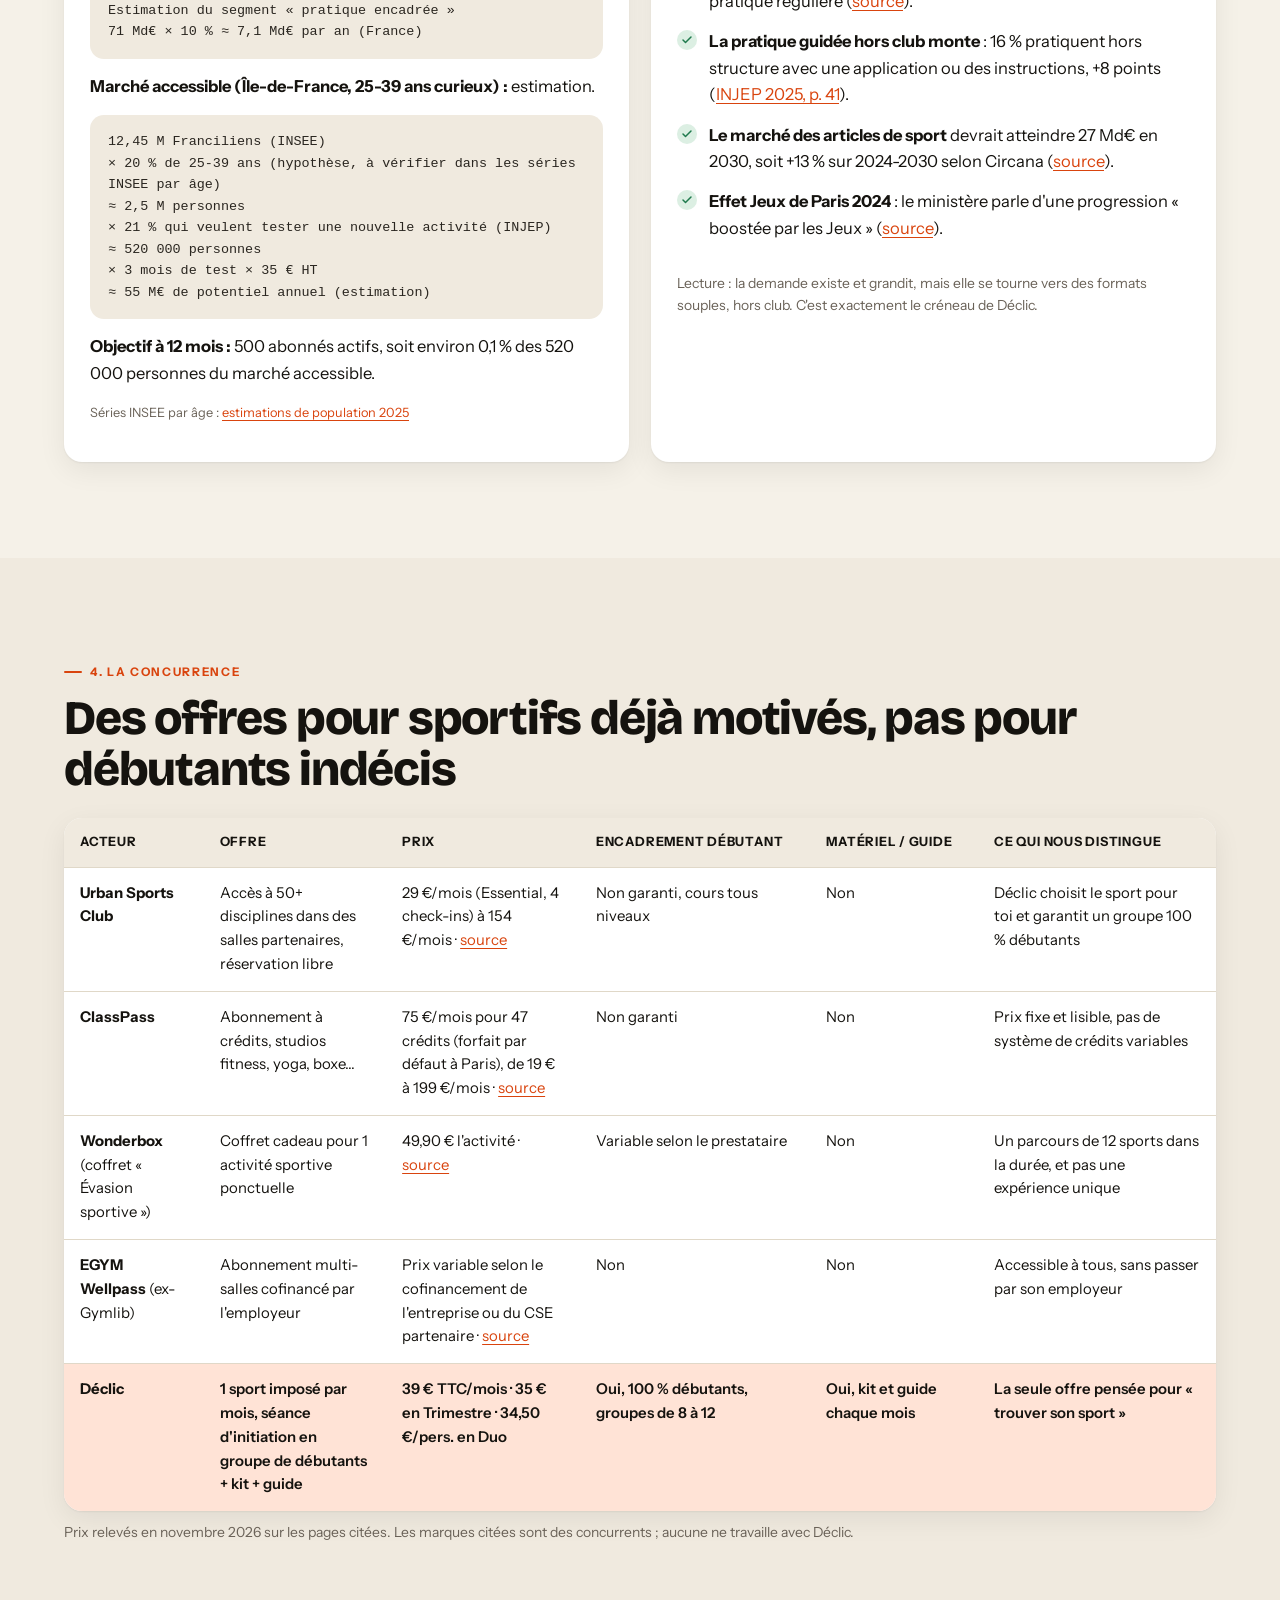
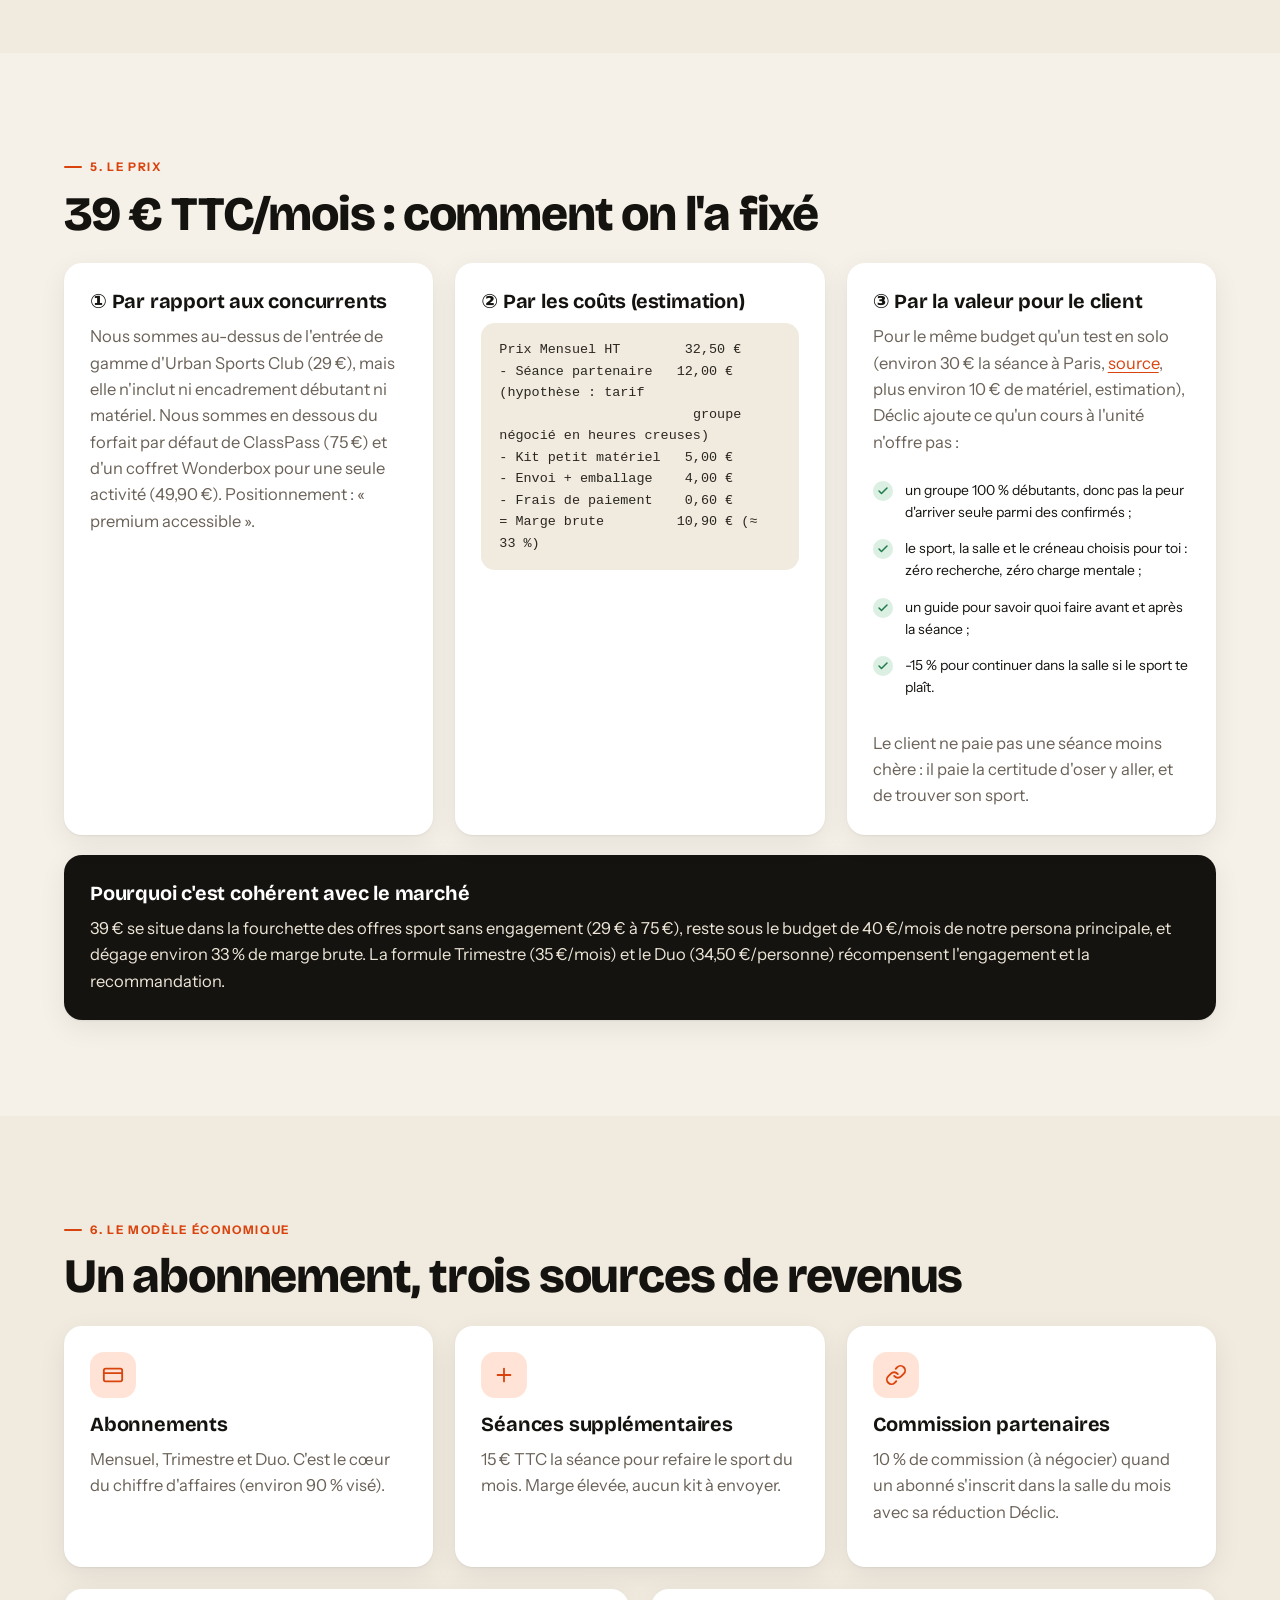
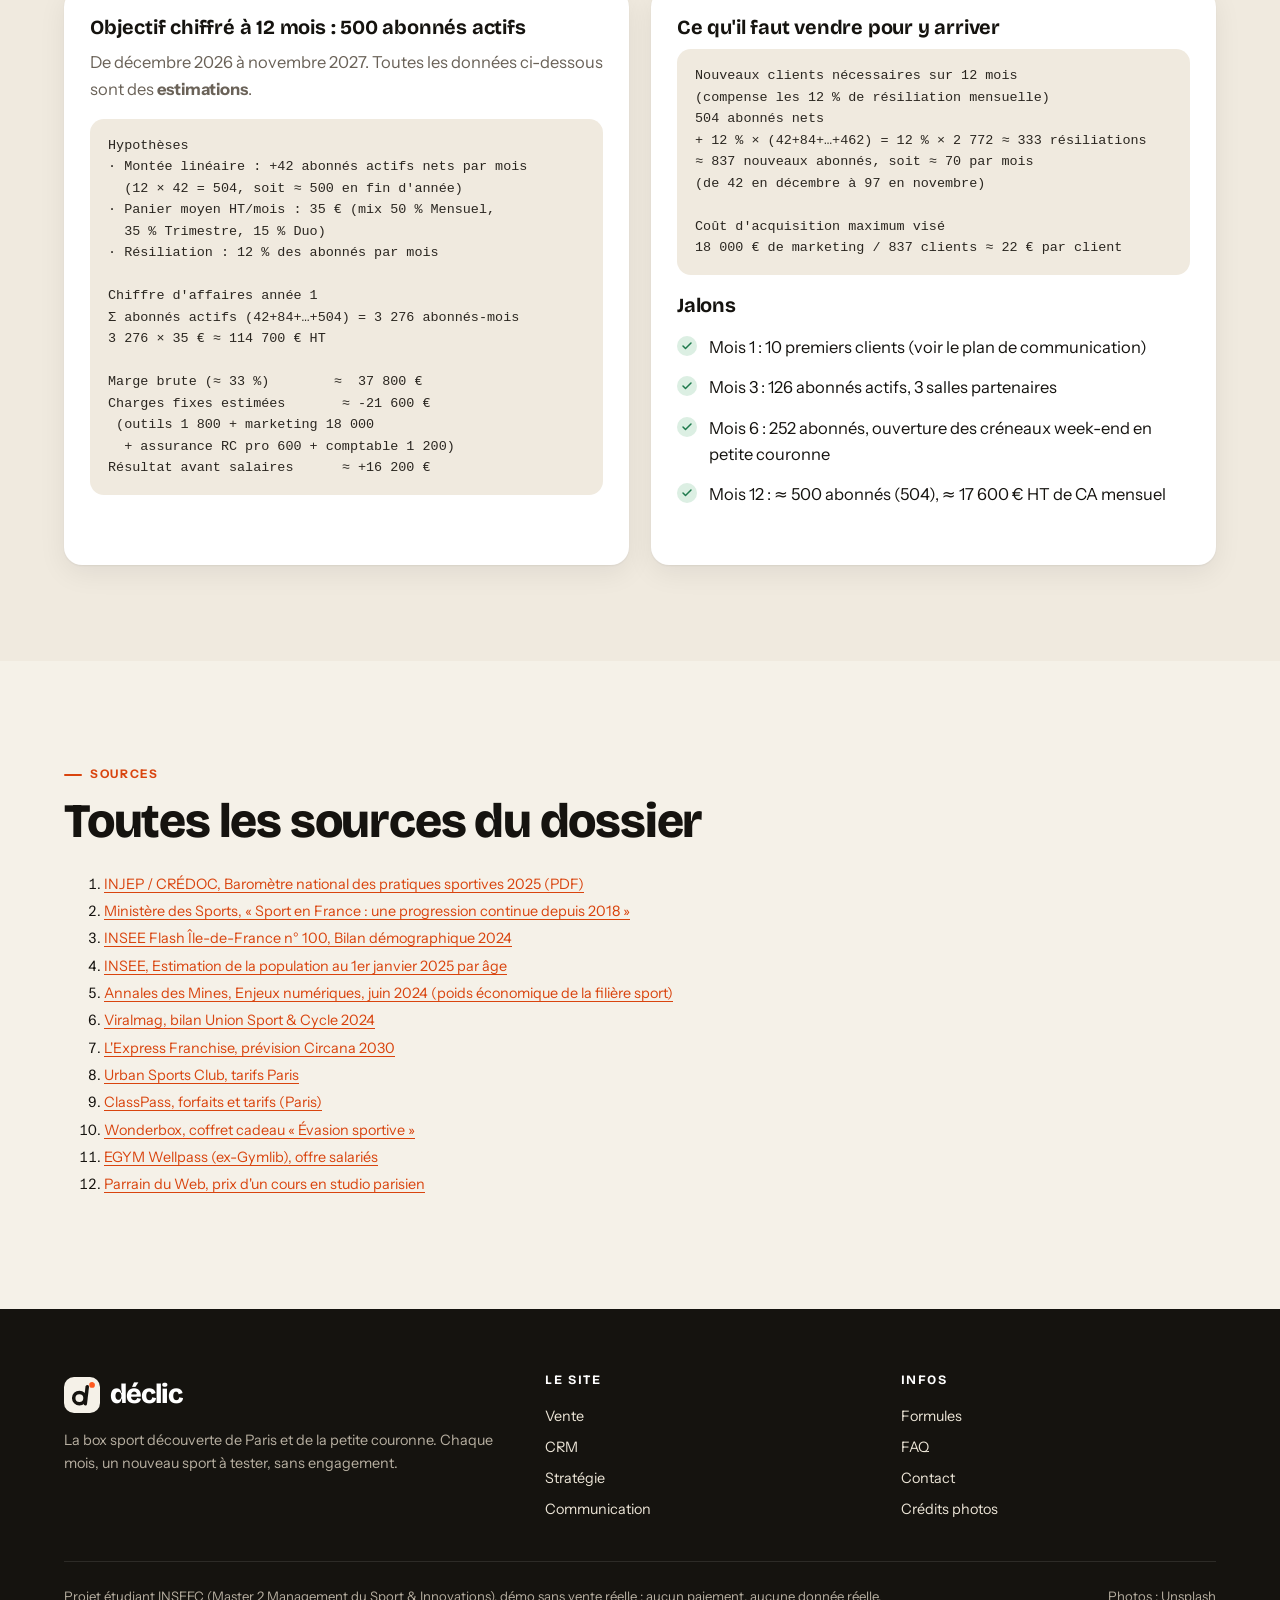
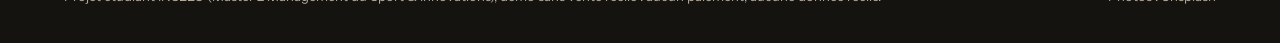
<file: strategie.html>
<!DOCTYPE html>
<html lang="fr">
<head>
<meta charset="utf-8">
<meta name="viewport" content="width=device-width,initial-scale=1">
<title>Dossier stratégique · Déclic</title>
<meta name="description" content="Déclic : chaque mois, un nouveau sport à tester à Paris avec une séance d'initiation encadrée, un kit et un guide. Projet étudiant INSEEC en mode démo.">
<meta name="theme-color" content="#15130F">
<link rel="icon" href="assets/favicon.svg" type="image/svg+xml">
<link rel="preconnect" href="https://fonts.googleapis.com">
<link rel="preconnect" href="https://fonts.gstatic.com" crossorigin>
<link href="https://fonts.googleapis.com/css2?family=Bricolage+Grotesque:opsz,wght@12..96,500..800&family=Instrument+Sans:wght@400..700&display=swap" rel="stylesheet">
<link rel="stylesheet" href="assets/style.css">
<script src="assets/app.js"></script>
</head>
<body>
<div class="demo-banner" role="note">Projet étudiant INSEEC, démo sans vente réelle</div>
<header class="site-header">
  <div class="wrap">
    <a class="brand" href="index.html"><img src="assets/logo.svg" alt="">déclic</a>
    <button class="menu-btn" aria-label="Ouvrir le menu" aria-expanded="false">Menu</button>
    <nav class="nav"><a href="index.html">Vente</a><a href="crm.html">CRM</a><a href="strategie.html" class="active">Stratégie</a><a href="communication.html">Communication</a><a href="commande.html" class="nav-cta">Commander</a></nav>
  </div>
</header>
<main>
<section class="page-head photo" style="background-image:url(assets/img/paris.jpg)">
  <div class="wrap">
    <div class="eyebrow" style="color:var(--lime)">Dossier stratégique</div>
    <h1>Pourquoi Déclic a sa place sur le marché</h1>
    <p class="lead">Le problème, la cible, le marché, la concurrence, le prix et le modèle économique. Chaque chiffre de marché renvoie à sa source ; les chiffres sans source sont présentés comme des estimations, avec leur calcul.</p>
    <div class="toc">
      <a href="#probleme">1. Problème</a><a href="#personas">2. Personas</a><a href="#marche">3. Marché</a><a href="#concurrence">4. Concurrence</a><a href="#prix">5. Prix</a><a href="#modele">6. Modèle économique</a><a href="#sources">Sources</a>
    </div>
  </div>
</section>

<section id="probleme">
  <div class="wrap">
    <div class="eyebrow">1. Le problème</div>
    <h2>Beaucoup veulent tester un nouveau sport, peu passent à l'acte</h2>
    <div class="grid g3" style="margin-top:22px">
      <div class="card"><div class="kpi">21 %</div><p>des Français de 15 ans et plus déclarent vouloir commencer une nouvelle activité physique dans les 12 prochains mois (26 % des pratiquants occasionnels).</p><p class="src muted">Source : <a href="https://www.credoc.fr/download/pdf/Sou/Sou2025-5059.pdf" target="_blank" rel="noopener">INJEP / CRÉDOC, Baromètre national des pratiques sportives 2025, p. 47</a></p></div>
      <div class="card"><div class="kpi">45 %</div><p>des pratiquants réguliers aimeraient pratiquer davantage. Leur premier frein : les contraintes professionnelles et familiales, puis le coût.</p><p class="src muted">Source : <a href="https://www.credoc.fr/download/pdf/Sou/Sou2025-5059.pdf" target="_blank" rel="noopener">INJEP / CRÉDOC 2025, p. 48-50</a></p></div>
      <div class="card"><div class="kpi">21 %</div><p>des non-pratiquants citent un coût trop élevé comme raison de ne pas faire de sport.</p><p class="src muted">Source : <a href="https://www.credoc.fr/download/pdf/Sou/Sou2025-5059.pdf" target="_blank" rel="noopener">INJEP / CRÉDOC 2025, p. 49</a></p></div>
    </div>
    <div class="grid g3" style="margin-top:20px">
      <div class="card"><h3>Qui le vit ?</h3><p class="muted">Les jeunes actifs franciliens (25-35 ans) qui ont arrêté le sport en entrant dans la vie active, ou qui ont pris un abonnement en salle sans jamais y aller. Ils ne savent pas quel sport leur plairait et n'osent pas débarquer seuls dans un club de pratiquants confirmés.</p></div>
      <div class="card"><h3>À quelle fréquence ?</h3><p class="muted">Le problème revient à chaque « moment de bonne résolution » (janvier, rentrée de septembre, retour de vacances) et à chaque fois qu'un abonnement est abandonné. <em>Estimation : 2 à 3 tentatives par an</em>, à confirmer par une enquête auprès de 50 personnes de la cible.</p></div>
      <div class="card"><h3>Ce qu'il coûte aujourd'hui</h3><p class="muted">Tester seul un sport à Paris, c'est payer un cours à l'unité, soit environ <strong>25 à 35 € la séance</strong> dans un studio parisien (<a href="https://parrainduweb.fr/blog/classpass-avis" target="_blank" rel="noopener">source</a>), plus le petit matériel et le temps de recherche. <em>Estimation pour tester 3 sports : 3 × 30 € + 3 × 10 € de matériel = environ 120 €</em>, souvent sans encadrement débutant.</p></div>
    </div>
  </div>
</section>

<section class="alt" id="personas">
  <div class="wrap">
    <div class="eyebrow">2. La cible</div>
    <h2>Deux personas précis</h2>
    <div class="grid g2" style="margin-top:22px">
      <div class="card persona">
        <div class="p-photo"><img src="assets/img/persona-camille.jpg" alt="Une jeune femme en tenue de sport en ville" loading="lazy"><span class="tagline">« La curieuse qui s’ennuie à la salle »</span></div>
        <div class="p-body">
          <h3>Camille, 27 ans</h3>
          <dl class="facts">
            <dt>Métier</dt><dd>Chargée de communication dans une agence, Paris 11e</dd>
            <dt>Revenus</dt><dd>Environ 2 300 € net/mois</dd>
            <dt>Budget sport</dt><dd>40 €/mois maximum</dd>
            <dt>S'informe sur</dt><dd>Instagram, TikTok, newsletters « sorties à Paris », recommandations d'amis</dd>
            <dt>Problème</dt><dd>A résilié sa salle après 4 mois. Veut bouger mais déteste la routine et n'ose pas aller seule dans un club.</dd>
            <dt>Ce qu'elle attend</dt><dd>De la nouveauté, un cadre bienveillant pour débutants, un format qui se partage en story.</dd>
            <dt>Formule visée</dt><dd>Déclic Mensuel (39 € TTC)</dd>
          </dl>
        </div>
      </div>
      <div class="card persona">
        <div class="p-photo"><img src="assets/img/persona-mehdi.jpg" alt="Un homme fatigué devant son ordinateur portable" loading="lazy"><span class="tagline">« Le sédentaire qui veut s’y remettre à deux »</span></div>
        <div class="p-body">
          <h3>Mehdi, 33 ans</h3>
          <dl class="facts">
            <dt>Métier</dt><dd>Chef de projet informatique, 3 jours de télétravail, Boulogne-Billancourt</dd>
            <dt>Revenus</dt><dd>Environ 3 200 € net/mois</dd>
            <dt>Budget sport</dt><dd>70 €/mois pour lui et sa compagne</dd>
            <dt>S'informe sur</dt><dd>LinkedIn, YouTube, podcasts, avis Google</dd>
            <dt>Problème</dt><dd>Mal de dos lié au télétravail, a fait du foot jusqu'à 22 ans puis plus rien. Manque de temps et de motivation seul.</dd>
            <dt>Ce qu'il attend</dt><dd>Une activité organisée à l'avance, à faire en couple, sans engagement d'un an.</dd>
            <dt>Formule visée</dt><dd>Déclic Duo (69 € TTC/mois)</dd>
          </dl>
        </div>
      </div>
    </div>
    <p class="small muted" style="margin-top:12px">Personas construits à partir des tendances du baromètre INJEP 2025 ; prénoms, revenus et budgets sont des hypothèses de travail. Photos d'illustration (Unsplash) : elles ne représentent pas les personnes décrites.</p>
  </div>
</section>

<section id="marche">
  <div class="wrap">
    <div class="eyebrow">3. Le marché</div>
    <h2>Une pratique sportive en hausse, qui sort des clubs</h2>
    <div class="grid g4" style="margin-top:22px">
      <div class="card"><div class="kpi">61 %</div><p class="small">des 15 ans et plus pratiquent une activité sportive au moins une fois par semaine en 2025, soit +7 points depuis 2018.</p><p class="src muted"><a href="https://www.sports.gouv.fr/sport-en-france-une-progression-continue-depuis-2018-boostee-par-les-jeux-de-paris-2024-10055" target="_blank" rel="noopener">Ministère des Sports, 2025</a></p></div>
      <div class="card"><div class="kpi">20 %</div><p class="small">seulement des pratiquants font du sport principalement en club (24 % en 2018) : la pratique se fait de plus en plus hors structure.</p><p class="src muted"><a href="https://www.sports.gouv.fr/sport-en-france-une-progression-continue-depuis-2018-boostee-par-les-jeux-de-paris-2024-10055" target="_blank" rel="noopener">Ministère des Sports, 2025</a></p></div>
      <div class="card"><div class="kpi">+7,9 %</div><p class="small">de chiffre d'affaires pour les loisirs sportifs marchands en 2024, porté notamment par le padel.</p><p class="src muted"><a href="https://viralmag.fr/?p=69154" target="_blank" rel="noopener">Union Sport & Cycle, via Viralmag, janv. 2025</a></p></div>
      <div class="card"><div class="kpi">12,45 M</div><p class="small">d'habitants en Île-de-France au 1er janvier 2025, notre zone de lancement.</p><p class="src muted"><a href="https://www.insee.fr/fr/statistiques/8391704" target="_blank" rel="noopener">INSEE Flash Île-de-France n° 100</a></p></div>
    </div>

    <div class="grid g2" style="margin-top:22px">
      <div class="card">
        <h3>Taille du marché</h3>
        <p><strong>Marché global (France) :</strong> la filière sport a généré 71 Md€ de chiffre d'affaires en 2022, dont environ 10 % pour la « pratique » (coaching, enseignement, salles et centres) (<a href="https://annales.org/enjeux-numeriques/2024/en-2024-06/2024-06-12.pdf" target="_blank" rel="noopener">Annales des Mines, 2024</a>).</p>
        <div class="calc">Estimation du segment « pratique encadrée »
71 Md€ × 10 % ≈ 7,1 Md€ par an (France)</div>
        <p style="margin-top:14px"><strong>Marché accessible (Île-de-France, 25-39 ans curieux) :</strong> estimation.</p>
        <div class="calc">12,45 M Franciliens (INSEE)
× 20 % de 25-39 ans (hypothèse, à vérifier dans les séries INSEE par âge)
≈ 2,5 M personnes
× 21 % qui veulent tester une nouvelle activité (INJEP)
≈ 520 000 personnes
× 3 mois de test × 35 € HT
≈ 55 M€ de potentiel annuel (estimation)</div>
        <p style="margin-top:14px"><strong>Objectif à 12 mois :</strong> 500 abonnés actifs, soit environ 0,1 % des 520 000 personnes du marché accessible.</p>
        <p class="src muted">Séries INSEE par âge : <a href="https://www.insee.fr/fr/statistiques/8331297" target="_blank" rel="noopener">estimations de population 2025</a></p>
      </div>
      <div class="card">
        <h3>Croissance et tendances</h3>
        <ul class="list">
          <li><strong>La pratique progresse</strong> : 61 % de pratiquants réguliers en 2025 contre 54 % en 2018 (<a href="https://www.sports.gouv.fr/sport-en-france-une-progression-continue-depuis-2018-boostee-par-les-jeux-de-paris-2024-10055" target="_blank" rel="noopener">source</a>).</li>
          <li><strong>Les 15-29 ans et 30-59 ans sont les plus actifs</strong> : 84 % et 75 % de pratique régulière (<a href="https://www.sports.gouv.fr/sport-en-france-une-progression-continue-depuis-2018-boostee-par-les-jeux-de-paris-2024-10055" target="_blank" rel="noopener">source</a>).</li>
          <li><strong>La pratique guidée hors club monte</strong> : 16 % pratiquent hors structure avec une application ou des instructions, +8 points (<a href="https://www.credoc.fr/download/pdf/Sou/Sou2025-5059.pdf" target="_blank" rel="noopener">INJEP 2025, p. 41</a>).</li>
          <li><strong>Le marché des articles de sport</strong> devrait atteindre 27 Md€ en 2030, soit +13 % sur 2024-2030 selon Circana (<a href="https://lexpress-franchise.com/articles/secrets-strategie-intersport-conquerir-les-clients/" target="_blank" rel="noopener">source</a>).</li>
          <li><strong>Effet Jeux de Paris 2024</strong> : le ministère parle d'une progression « boostée par les Jeux » (<a href="https://www.sports.gouv.fr/sport-en-france-une-progression-continue-depuis-2018-boostee-par-les-jeux-de-paris-2024-10055" target="_blank" rel="noopener">source</a>).</li>
        </ul>
        <p class="small muted">Lecture : la demande existe et grandit, mais elle se tourne vers des formats souples, hors club. C'est exactement le créneau de Déclic.</p>
      </div>
    </div>
  </div>
</section>

<section class="alt" id="concurrence">
  <div class="wrap">
    <div class="eyebrow">4. La concurrence</div>
    <h2>Des offres pour sportifs déjà motivés, pas pour débutants indécis</h2>
    <div class="table-wrap" style="margin-top:20px">
      <table>
        <thead><tr><th>Acteur</th><th>Offre</th><th>Prix</th><th>Encadrement débutant</th><th>Matériel / guide</th><th>Ce qui nous distingue</th></tr></thead>
        <tbody>
          <tr><td><strong>Urban Sports Club</strong></td><td>Accès à 50+ disciplines dans des salles partenaires, réservation libre</td><td>29 €/mois (Essential, 4 check-ins) à 154 €/mois · <a href="https://urbansportsclub.com/fr/prices/paris" target="_blank" rel="noopener">source</a></td><td>Non garanti, cours tous niveaux</td><td>Non</td><td>Déclic choisit le sport pour toi et garantit un groupe 100 % débutants</td></tr>
          <tr><td><strong>ClassPass</strong></td><td>Abonnement à crédits, studios fitness, yoga, boxe…</td><td>75 €/mois pour 47 crédits (forfait par défaut à Paris), de 19 € à 199 €/mois · <a href="https://classpass.com/plans?locale=fr" target="_blank" rel="noopener">source</a></td><td>Non garanti</td><td>Non</td><td>Prix fixe et lisible, pas de système de crédits variables</td></tr>
          <tr><td><strong>Wonderbox</strong> (coffret « Évasion sportive »)</td><td>Coffret cadeau pour 1 activité sportive ponctuelle</td><td>49,90 € l'activité · <a href="https://www.wonderbox.fr/b/evasion-sportive" target="_blank" rel="noopener">source</a></td><td>Variable selon le prestataire</td><td>Non</td><td>Un parcours de 12 sports dans la durée, et pas une expérience unique</td></tr>
          <tr><td><strong>EGYM Wellpass</strong> (ex-Gymlib)</td><td>Abonnement multi-salles cofinancé par l'employeur</td><td>Prix variable selon le cofinancement de l'entreprise ou du CSE partenaire · <a href="https://fr.egym-wellpass.com/fr-fr/salaries" target="_blank" rel="noopener">source</a></td><td>Non</td><td>Non</td><td>Accessible à tous, sans passer par son employeur</td></tr>
          <tr class="us"><td><strong>Déclic</strong></td><td>1 sport imposé par mois, séance d'initiation en groupe de débutants + kit + guide</td><td>39 € TTC/mois · 35 € en Trimestre · 34,50 €/pers. en Duo</td><td>Oui, 100 % débutants, groupes de 8 à 12</td><td>Oui, kit et guide chaque mois</td><td>La seule offre pensée pour « trouver son sport »</td></tr>
        </tbody>
      </table>
    </div>
    <p class="small muted" style="margin-top:10px">Prix relevés en novembre 2026 sur les pages citées. Les marques citées sont des concurrents ; aucune ne travaille avec Déclic.</p>
  </div>
</section>

<section id="prix">
  <div class="wrap">
    <div class="eyebrow">5. Le prix</div>
    <h2>39 € TTC/mois : comment on l'a fixé</h2>
    <div class="grid g3" style="margin-top:22px">
      <div class="card">
        <h3>① Par rapport aux concurrents</h3>
        <p class="muted">Nous sommes au-dessus de l'entrée de gamme d'Urban Sports Club (29 €), mais elle n'inclut ni encadrement débutant ni matériel. Nous sommes en dessous du forfait par défaut de ClassPass (75 €) et d'un coffret Wonderbox pour une seule activité (49,90 €). Positionnement : « premium accessible ».</p>
      </div>
      <div class="card">
        <h3>② Par les coûts (estimation)</h3>
        <div class="calc">Prix Mensuel HT        32,50 €
- Séance partenaire   12,00 € (hypothèse : tarif
                        groupe négocié en heures creuses)
- Kit petit matériel   5,00 €
- Envoi + emballage    4,00 €
- Frais de paiement    0,60 €
= Marge brute         10,90 € (≈ 33 %)</div>
      </div>
      <div class="card">
        <h3>③ Par la valeur pour le client</h3>
        <p class="muted">Pour le même budget qu'un test en solo (environ 30 € la séance à Paris, <a href="https://parrainduweb.fr/blog/classpass-avis" target="_blank" rel="noopener">source</a>, plus environ 10 € de matériel, estimation), Déclic ajoute ce qu'un cours à l'unité n'offre pas :</p>
        <ul class="list small">
          <li>un groupe 100 % débutants, donc pas la peur d'arriver seul·e parmi des confirmés ;</li>
          <li>le sport, la salle et le créneau choisis pour toi : zéro recherche, zéro charge mentale ;</li>
          <li>un guide pour savoir quoi faire avant et après la séance ;</li>
          <li>-15 % pour continuer dans la salle si le sport te plaît.</li>
        </ul>
        <p class="muted" style="margin:0">Le client ne paie pas une séance moins chère : il paie la certitude d'oser y aller, et de trouver son sport.</p>
      </div>
    </div>
    <div class="card navy" style="margin-top:20px">
      <h3>Pourquoi c'est cohérent avec le marché</h3>
      <p style="margin:0">39 € se situe dans la fourchette des offres sport sans engagement (29 € à 75 €), reste sous le budget de 40 €/mois de notre persona principale, et dégage environ 33 % de marge brute. La formule Trimestre (35 €/mois) et le Duo (34,50 €/personne) récompensent l'engagement et la recommandation.</p>
    </div>
  </div>
</section>

<section class="alt" id="modele">
  <div class="wrap">
    <div class="eyebrow">6. Le modèle économique</div>
    <h2>Un abonnement, trois sources de revenus</h2>
    <div class="grid g3" style="margin-top:22px">
      <div class="card"><span class="ic-badge" style="margin-bottom:14px"><svg class="ic"><use href="assets/icons.svg#card"/></svg></span><h3>Abonnements</h3><p class="muted">Mensuel, Trimestre et Duo. C'est le cœur du chiffre d'affaires (environ 90 % visé).</p></div>
      <div class="card"><span class="ic-badge" style="margin-bottom:14px"><svg class="ic"><use href="assets/icons.svg#plus"/></svg></span><h3>Séances supplémentaires</h3><p class="muted">15 € TTC la séance pour refaire le sport du mois. Marge élevée, aucun kit à envoyer.</p></div>
      <div class="card"><span class="ic-badge" style="margin-bottom:14px"><svg class="ic"><use href="assets/icons.svg#link"/></svg></span><h3>Commission partenaires</h3><p class="muted">10 % de commission (à négocier) quand un abonné s'inscrit dans la salle du mois avec sa réduction Déclic.</p></div>
    </div>

    <div class="grid g2" style="margin-top:22px">
      <div class="card">
        <h3>Objectif chiffré à 12 mois : 500 abonnés actifs</h3>
        <p class="muted">De décembre 2026 à novembre 2027. Toutes les données ci-dessous sont des <strong>estimations</strong>.</p>
        <div class="calc">Hypothèses
· Montée linéaire : +42 abonnés actifs nets par mois
  (12 × 42 = 504, soit ≈ 500 en fin d'année)
· Panier moyen HT/mois : 35 € (mix 50 % Mensuel,
  35 % Trimestre, 15 % Duo)
· Résiliation : 12 % des abonnés par mois

Chiffre d'affaires année 1
Σ abonnés actifs (42+84+…+504) = 3 276 abonnés-mois
3 276 × 35 € ≈ 114 700 € HT

Marge brute (≈ 33 %)        ≈  37 800 €
Charges fixes estimées       ≈ -21 600 €
 (outils 1 800 + marketing 18 000
  + assurance RC pro 600 + comptable 1 200)
Résultat avant salaires      ≈ +16 200 €</div>
      </div>
      <div class="card">
        <h3>Ce qu'il faut vendre pour y arriver</h3>
        <div class="calc">Nouveaux clients nécessaires sur 12 mois
(compense les 12 % de résiliation mensuelle)
504 abonnés nets
+ 12 % × (42+84+…+462) = 12 % × 2 772 ≈ 333 résiliations
≈ 837 nouveaux abonnés, soit ≈ 70 par mois
(de 42 en décembre à 97 en novembre)

Coût d'acquisition maximum visé
18 000 € de marketing / 837 clients ≈ 22 € par client</div>
        <h3 style="margin-top:18px">Jalons</h3>
        <ul class="list">
          <li>Mois 1 : 10 premiers clients (voir le plan de communication)</li>
          <li>Mois 3 : 126 abonnés actifs, 3 salles partenaires</li>
          <li>Mois 6 : 252 abonnés, ouverture des créneaux week-end en petite couronne</li>
          <li>Mois 12 : ≈ 500 abonnés (504), ≈ 17 600 € HT de CA mensuel</li>
        </ul>
      </div>
    </div>
  </div>
</section>

<section id="sources">
  <div class="wrap">
    <div class="eyebrow">Sources</div>
    <h2>Toutes les sources du dossier</h2>
    <ol class="src" style="font-size:.9rem;line-height:1.9">
      <li><a href="https://www.credoc.fr/download/pdf/Sou/Sou2025-5059.pdf" target="_blank" rel="noopener">INJEP / CRÉDOC, Baromètre national des pratiques sportives 2025 (PDF)</a></li>
      <li><a href="https://www.sports.gouv.fr/sport-en-france-une-progression-continue-depuis-2018-boostee-par-les-jeux-de-paris-2024-10055" target="_blank" rel="noopener">Ministère des Sports, « Sport en France : une progression continue depuis 2018 »</a></li>
      <li><a href="https://www.insee.fr/fr/statistiques/8391704" target="_blank" rel="noopener">INSEE Flash Île-de-France n° 100, Bilan démographique 2024</a></li>
      <li><a href="https://www.insee.fr/fr/statistiques/8331297" target="_blank" rel="noopener">INSEE, Estimation de la population au 1er janvier 2025 par âge</a></li>
      <li><a href="https://annales.org/enjeux-numeriques/2024/en-2024-06/2024-06-12.pdf" target="_blank" rel="noopener">Annales des Mines, Enjeux numériques, juin 2024 (poids économique de la filière sport)</a></li>
      <li><a href="https://viralmag.fr/?p=69154" target="_blank" rel="noopener">Viralmag, bilan Union Sport & Cycle 2024</a></li>
      <li><a href="https://lexpress-franchise.com/articles/secrets-strategie-intersport-conquerir-les-clients/" target="_blank" rel="noopener">L'Express Franchise, prévision Circana 2030</a></li>
      <li><a href="https://urbansportsclub.com/fr/prices/paris" target="_blank" rel="noopener">Urban Sports Club, tarifs Paris</a></li>
      <li><a href="https://classpass.com/plans?locale=fr" target="_blank" rel="noopener">ClassPass, forfaits et tarifs (Paris)</a></li>
      <li><a href="https://www.wonderbox.fr/b/evasion-sportive" target="_blank" rel="noopener">Wonderbox, coffret cadeau « Évasion sportive »</a></li>
      <li><a href="https://fr.egym-wellpass.com/fr-fr/salaries" target="_blank" rel="noopener">EGYM Wellpass (ex-Gymlib), offre salariés</a></li>
      <li><a href="https://parrainduweb.fr/blog/classpass-avis" target="_blank" rel="noopener">Parrain du Web, prix d'un cours en studio parisien</a></li>
    </ol>
  </div>
</section>

</main>
<footer class="site-footer">
  <div class="wrap foot">
    <div class="foot-grid">
      <div><div class="foot-brand"><img src="assets/logo.svg" alt="">déclic</div><p>La box sport découverte de Paris et de la petite couronne. Chaque mois, un nouveau sport à tester, sans engagement.</p></div>
      <div class="foot-col"><h4>Le site</h4><a href="index.html">Vente</a><a href="crm.html">CRM</a><a href="strategie.html">Stratégie</a><a href="communication.html">Communication</a></div>
      <div class="foot-col"><h4>Infos</h4><a href="index.html#offres">Formules</a><a href="index.html#faq">FAQ</a><a href="index.html#contact">Contact</a><a href="communication.html#credits">Crédits photos</a></div>
    </div>
    <div class="foot-bottom"><span>Projet étudiant INSEEC (Master 2 Management du Sport &amp; Innovations), démo sans vente réelle : aucun paiement, aucune donnée réelle.</span><span>Photos : Unsplash</span></div>
  </div>
</footer>
</body>
</html>
</file>
<file: assets/style.css>
/* ==========================================================
   Déclic · feuille de style
   Identité : noir chaud, crème, orange « déclic »
   Titres : Bricolage Grotesque · Texte : Instrument Sans
   ========================================================== */
:root{
  --ink:#15130F; --ink2:#2A2620; --paper:#F5F1E8; --sand:#EAE3D4; --sand2:#F0EADF;
  --accent:#FF5A1F; --accent-d:#D9440E; --accent-soft:#FFE3D6; --peach:#FFB596;
  --forest:#1D3A2E; --forest-soft:#DCE8DF;
  --muted:#6A6258; --line:#E0D8C8; --white:#fff;
  --ok:#1F7A4D; --ok-soft:#DCEFE3; --ko:#B8392C; --ko-soft:#F8E1DD;
  --r:18px; --r-lg:28px;
  --shadow:0 1px 2px rgba(21,19,15,.06),0 8px 28px rgba(21,19,15,.07);
  --shadow-lg:0 30px 60px -20px rgba(21,19,15,.35);
  --f-title:"Bricolage Grotesque",system-ui,-apple-system,"Segoe UI",sans-serif;
  --f-body:"Instrument Sans",system-ui,-apple-system,"Segoe UI",Roboto,sans-serif;
  /* alias de l'ancienne charte (styles en ligne) */
  --navy:var(--ink); --navy2:var(--ink2); --coral:var(--accent); --coral-d:var(--accent-d); --lime:var(--peach); --cream:var(--paper);
}
*{box-sizing:border-box}
html{scroll-behavior:smooth;-webkit-text-size-adjust:100%}
body{margin:0;font-family:var(--f-body);color:var(--ink);background:var(--paper);line-height:1.6;font-size:16.5px;-webkit-font-smoothing:antialiased}
img{max-width:100%;display:block}
a{color:var(--accent-d);text-underline-offset:3px}
h1,h2,h3,h4{font-family:var(--f-title);line-height:1.05;margin:0 0 .5em;color:var(--ink);font-weight:800;letter-spacing:-.025em}
h1{font-size:clamp(2.4rem,6vw,4.6rem)}
h2{font-size:clamp(1.9rem,4.2vw,3rem)}
h3{font-size:1.25rem;font-weight:700;letter-spacing:-.01em;line-height:1.2}
h4{font-size:1rem;font-weight:700;letter-spacing:0}
p{margin:0 0 1em}
::selection{background:var(--accent);color:#fff}
.wrap{max-width:1200px;margin:0 auto;padding:0 24px}
section{padding:96px 0}
@media (max-width:700px){section{padding:64px 0}.wrap{padding:0 18px}body{font-size:16px}}
.eyebrow{display:inline-flex;align-items:center;gap:8px;text-transform:uppercase;letter-spacing:.14em;font-size:.74rem;font-weight:700;color:var(--accent-d);margin-bottom:1em}
.eyebrow::before{content:"";width:18px;height:2px;background:currentColor;border-radius:2px}
.lead{font-size:1.2rem;color:var(--muted);max-width:640px;line-height:1.55}
.muted{color:var(--muted)}
.small{font-size:.87rem}
.center{text-align:center}
.center .lead{margin-left:auto;margin-right:auto}
.section-head{display:flex;justify-content:space-between;align-items:flex-end;gap:24px;flex-wrap:wrap;margin-bottom:44px}
.section-head h2{margin:0;max-width:680px}
.section-head .lead{margin:0;max-width:440px}
.hl{background:linear-gradient(transparent 62%,var(--accent-soft) 62%);padding:0 .05em}

/* Icônes */
.ic{width:1.15em;height:1.15em;flex:none;fill:none;stroke:currentColor;stroke-width:2;stroke-linecap:round;stroke-linejoin:round;vertical-align:-.18em}
.ic-badge{width:46px;height:46px;border-radius:14px;display:grid;place-items:center;background:var(--accent-soft);color:var(--accent-d);flex:none}
.ic-badge .ic{width:22px;height:22px}
.ic-badge.dark{background:var(--ink);color:#fff}
.ic-badge.green{background:var(--forest-soft);color:var(--forest)}

/* Bandeau démo */
.demo-banner{background:var(--ink);color:#EDE6D8;text-align:center;font-weight:600;font-size:.82rem;padding:8px 12px;position:sticky;top:0;z-index:60;letter-spacing:.01em}
.demo-banner::before{content:"";display:inline-block;width:7px;height:7px;border-radius:50%;background:var(--accent);margin-right:9px;vertical-align:1px}

/* En-tête */
.site-header{background:rgba(245,241,232,.86);backdrop-filter:saturate(1.4) blur(14px);-webkit-backdrop-filter:saturate(1.4) blur(14px);position:sticky;top:34px;z-index:50;border-bottom:1px solid rgba(21,19,15,.07)}
.site-header .wrap{display:flex;align-items:center;justify-content:space-between;gap:16px;min-height:70px}
.brand{display:flex;align-items:center;gap:9px;color:var(--ink);text-decoration:none;font-family:var(--f-title);font-weight:800;font-size:1.55rem;letter-spacing:-.04em}
.brand img{width:34px;height:34px}
.nav{display:flex;gap:2px;align-items:center}
.nav a{color:var(--ink2);text-decoration:none;font-weight:600;font-size:.93rem;padding:9px 14px;border-radius:999px;transition:background .15s}
.nav a:hover{background:rgba(21,19,15,.06)}
.nav a.active{background:var(--ink);color:#fff}
.nav .tag{display:none}
.nav .nav-cta{background:var(--accent);color:#fff;margin-left:8px}
.nav .nav-cta:hover{background:var(--accent-d)}
.menu-btn{display:none;background:none;border:1px solid rgba(21,19,15,.2);color:var(--ink);border-radius:999px;padding:8px 16px;font:inherit;font-weight:600;cursor:pointer}
@media (max-width:900px){
  .menu-btn{display:block}
  .nav{display:none;position:absolute;left:0;right:0;top:70px;background:var(--paper);flex-direction:column;align-items:stretch;padding:10px 18px 20px;border-bottom:1px solid var(--line);box-shadow:0 20px 30px -20px rgba(0,0,0,.2)}
  .nav.open{display:flex}
  .nav a{padding:12px 14px}
  .nav .nav-cta{margin:8px 0 0;text-align:center}
  .site-header .wrap{position:relative}
}

/* Boutons */
.btn{display:inline-flex;align-items:center;justify-content:center;gap:10px;background:var(--accent);color:#fff;border:0;border-radius:999px;padding:15px 26px;font:inherit;font-weight:700;font-size:1rem;text-decoration:none;cursor:pointer;transition:transform .15s,background .15s,box-shadow .15s;box-shadow:0 8px 20px -8px rgba(255,90,31,.6)}
.btn:hover{background:var(--accent-d);transform:translateY(-1px)}
.btn .ic{transition:transform .15s}
.btn:hover .ic{transform:translateX(3px)}
.btn.secondary{background:transparent;color:var(--ink);box-shadow:inset 0 0 0 2px var(--ink)}
.btn.secondary:hover{background:var(--ink);color:#fff}
.btn.light{background:#fff;color:var(--ink);box-shadow:var(--shadow)}
.btn.light:hover{background:var(--sand2)}
.btn.dark{background:var(--ink);box-shadow:none}
.btn.dark:hover{background:var(--ink2)}
.btn.small{padding:8px 16px;font-size:.87rem;box-shadow:none}
.btn.ghost{background:rgba(21,19,15,.06);color:var(--ink);box-shadow:none}
.btn.ghost:hover{background:rgba(21,19,15,.12)}
.btn[disabled]{opacity:.55;cursor:not-allowed;transform:none}
.cta-row{display:flex;gap:12px;flex-wrap:wrap;align-items:center}
.textlink{font-weight:700;color:var(--ink);text-decoration:none;display:inline-flex;align-items:center;gap:6px;border-bottom:2px solid var(--accent);padding-bottom:2px}

/* ---------- Accueil : hero ---------- */
.hero{padding:56px 0 80px;position:relative;overflow:hidden}
.hero-grid{display:grid;grid-template-columns:1.05fr .95fr;gap:56px;align-items:center}
.hero h1{margin-bottom:.35em;font-size:clamp(2.5rem,4.4vw,4.1rem)}
.hero h1 em{font-style:normal;color:var(--accent)}
.hero .promise{font-size:1.18rem;color:var(--ink2);max-width:560px;margin:0 0 30px}
.hero-photo{position:relative;border-radius:var(--r-lg);overflow:visible}
.hero-photo>img{width:100%;height:620px;object-fit:cover;object-position:50% 55%;border-radius:var(--r-lg);box-shadow:var(--shadow-lg)}
.hero-ticket{position:absolute;left:-36px;bottom:40px;background:#fff;border-radius:20px;padding:16px 18px;box-shadow:var(--shadow-lg);width:270px}
.hero-ticket .t-top{display:flex;justify-content:space-between;align-items:center;font-size:.75rem;font-weight:700;text-transform:uppercase;letter-spacing:.1em;color:var(--muted);margin-bottom:6px}
.hero-ticket strong{font-family:var(--f-title);font-size:1.25rem;display:block;letter-spacing:-.02em;line-height:1.15}
.hero-ticket .t-meta{display:flex;flex-direction:column;gap:3px;margin-top:10px;font-size:.86rem;color:var(--ink2)}
.hero-ticket .t-meta span{display:flex;align-items:center;gap:8px}
.hero-ticket .seats{margin-top:12px;display:flex;gap:4px}
.hero-ticket .seats i{flex:1;height:6px;border-radius:4px;background:var(--accent)}
.hero-ticket .seats i.free{background:var(--sand)}
.hero-sticker{position:absolute;top:26px;right:-14px;background:var(--accent);color:#fff;border-radius:999px;width:116px;height:116px;display:grid;place-items:center;text-align:center;font-family:var(--f-title);font-weight:800;line-height:1;transform:rotate(10deg);box-shadow:var(--shadow-lg)}
.hero-sticker b{font-size:2rem;display:block}
.hero-sticker small{font-size:.72rem;font-weight:700;letter-spacing:.02em}
.trust{display:flex;gap:28px;flex-wrap:wrap;margin-top:38px;padding-top:26px;border-top:1px solid var(--line)}
.trust div{display:flex;flex-direction:column}
.trust b{font-family:var(--f-title);font-size:1.7rem;letter-spacing:-.03em;line-height:1}
.trust span{font-size:.85rem;color:var(--muted);margin-top:4px}
@media (max-width:640px){.trust{display:grid;grid-template-columns:repeat(3,1fr);gap:12px}.trust b{font-size:1.35rem}.trust span{font-size:.76rem;line-height:1.3}.hero-ticket .t-top{font-size:.68rem}}
@media (max-width:960px){
  .hero-grid{grid-template-columns:1fr;gap:36px}
  .hero-photo>img{height:440px}
  .hero-ticket{left:14px;bottom:-26px;width:250px}
  .hero-sticker{right:10px;top:-18px;width:96px;height:96px}
  .hero-sticker b{font-size:1.6rem}
}

/* Bande des sports */
.marquee{background:var(--ink);color:var(--paper);overflow:hidden;padding:22px 0;white-space:nowrap}
.marquee-track{display:inline-flex;gap:0;animation:defile 40s linear infinite}
.marquee span{font-family:var(--f-title);font-weight:700;font-size:clamp(1.4rem,3vw,2.1rem);letter-spacing:-.02em;padding:0 22px;display:inline-flex;align-items:center;gap:44px}
.marquee span::after{content:"";width:12px;height:12px;border-radius:50%;background:var(--accent)}
@keyframes defile{to{transform:translateX(-50%)}}
@media (prefers-reduced-motion:reduce){.marquee-track{animation:none}}

/* Comment ça marche */
.how{display:grid;grid-template-columns:.9fr 1.1fr;gap:64px;align-items:center}
.how-photo{position:relative}
.how-photo img{border-radius:var(--r-lg);height:560px;width:100%;object-fit:cover}
.how-photo .caption{position:absolute;right:18px;bottom:18px;background:rgba(21,19,15,.78);color:#fff;font-size:.82rem;padding:8px 14px;border-radius:999px;backdrop-filter:blur(6px)}
.steps-list{display:flex;flex-direction:column;gap:6px;margin-top:26px}
.step{display:grid;grid-template-columns:64px 1fr;gap:18px;padding:22px 0;border-top:1px solid var(--line)}
.step:last-child{border-bottom:1px solid var(--line)}
.step .n{font-family:var(--f-title);font-weight:800;font-size:2.6rem;line-height:1;color:var(--accent);letter-spacing:-.04em}
.step h3{margin-bottom:.3em}
.step p{margin:0;color:var(--muted)}
@media (max-width:900px){.how{grid-template-columns:1fr;gap:36px}.how-photo img{height:360px}}

/* La box */
.box-grid{display:grid;grid-template-columns:repeat(3,1fr);gap:22px}
.box-tile{background:#fff;border-radius:var(--r-lg);overflow:hidden;display:flex;flex-direction:column;box-shadow:var(--shadow)}
.box-tile .ph{height:250px;position:relative;overflow:hidden}
.box-tile .ph img{width:100%;height:100%;object-fit:cover;transition:transform .5s}
.box-tile:hover .ph img{transform:scale(1.04)}
.box-tile .num{position:absolute;top:16px;left:16px;background:#fff;color:var(--ink);font-weight:800;font-family:var(--f-title);border-radius:999px;padding:5px 12px;font-size:.82rem}
.box-tile .body{padding:24px 26px 28px}
.box-tile .body p{color:var(--muted);margin:0}
.guide-mock{height:100%;background:var(--forest);color:#F1EEE4;padding:58px 26px 22px;display:flex;flex-direction:column;justify-content:space-between;position:relative}
.guide-mock::after{content:"";position:absolute;right:-40px;bottom:-40px;width:180px;height:180px;border-radius:50%;border:26px solid rgba(255,181,150,.25)}
.guide-mock small{text-transform:uppercase;letter-spacing:.14em;font-size:.7rem;font-weight:700;color:var(--peach)}
.guide-mock strong{font-family:var(--f-title);font-size:1.9rem;line-height:1.02;letter-spacing:-.03em;display:block;margin-top:8px}
.guide-mock ul{list-style:none;padding:0;margin:0;font-size:.85rem;display:grid;gap:5px;position:relative;z-index:1}
.guide-mock li{display:flex;gap:8px;align-items:center}
.guide-mock li::before{content:"";width:6px;height:6px;border-radius:50%;background:var(--peach)}
@media (max-width:900px){.box-grid{grid-template-columns:1fr}.box-tile .ph{height:220px}}

/* Programme 12 sports */
.sports{display:grid;grid-template-columns:repeat(4,1fr);gap:18px}
.sport{position:relative;border-radius:22px;overflow:hidden;aspect-ratio:4/5;background:var(--ink);color:#fff;isolation:isolate}
.sport img{position:absolute;inset:0;width:100%;height:100%;object-fit:cover;z-index:-2;transition:transform .5s}
.sport:hover img{transform:scale(1.05)}
.sport::before{content:"";position:absolute;inset:0;z-index:-1;background:linear-gradient(180deg,rgba(21,19,15,.05) 30%,rgba(21,19,15,.88) 100%)}
.sport .m{position:absolute;top:14px;left:14px;background:rgba(255,255,255,.92);color:var(--ink);font-weight:700;font-size:.75rem;padding:5px 11px;border-radius:999px;text-transform:uppercase;letter-spacing:.08em}
.sport.next .m{background:var(--accent);color:#fff}
.sport .c{position:absolute;left:18px;right:18px;bottom:16px}
.sport h3{color:#fff;font-size:1.35rem;margin:0 0 6px}
.sport p{margin:0;font-size:.82rem;color:rgba(255,255,255,.82);line-height:1.4}
.sport p b{color:#fff;font-weight:600}
@media (max-width:1000px){.sports{grid-template-columns:repeat(3,1fr)}}
@media (max-width:700px){.sports{grid-template-columns:repeat(2,1fr);gap:12px}.sport h3{font-size:1.1rem}.sport p{font-size:.74rem}.sport .c{left:12px;right:12px;bottom:12px}}

/* Cartes & grilles */
.grid{display:grid;gap:22px}
.g2{grid-template-columns:repeat(2,1fr)}.g3{grid-template-columns:repeat(3,1fr)}.g4{grid-template-columns:repeat(4,1fr)}
@media (max-width:960px){.g3,.g4{grid-template-columns:repeat(2,1fr)}}
@media (max-width:640px){.g2,.g3,.g4{grid-template-columns:1fr}}
.card{background:#fff;border-radius:var(--r);padding:26px;box-shadow:var(--shadow)}
.card.flat{box-shadow:none;border:1px solid var(--line)}
.card.navy,.card.dark{background:var(--ink);color:#EDE6D8}
.card.navy h3,.card.navy h2,.card.dark h3,.card.dark h2{color:#fff}
.card.green{background:var(--forest);color:#E6EEE8}
.card.green h3{color:#fff}
.step-num{width:42px;height:42px;border-radius:50%;background:var(--accent);color:#fff;font-weight:800;display:grid;place-items:center;margin-bottom:12px;font-family:var(--f-title)}
.pill{display:inline-flex;align-items:center;gap:6px;padding:4px 11px;border-radius:999px;font-size:.75rem;font-weight:700;background:var(--sand2);color:var(--ink2)}
.pill .ic{width:13px;height:13px}
.pill.coral{background:var(--accent-soft);color:var(--accent-d)}
.pill.lime{background:var(--forest-soft);color:var(--forest)}
.pill.ok{background:var(--ok-soft);color:var(--ok)}
.pill.ko{background:var(--ko-soft);color:var(--ko)}
.pill.ig{background:#FDE3EC;color:#A3214F}
.pill.tt{background:#E5E4FB;color:#3B32A0}
.pill.li{background:#DCEBF7;color:#0D5A8C}

/* Tarifs */
.pricing{display:grid;grid-template-columns:repeat(3,1fr);gap:22px;align-items:stretch}
.price-card{position:relative;display:flex;flex-direction:column;background:#fff;border-radius:var(--r-lg);padding:32px 30px;box-shadow:var(--shadow)}
.price-card h3{font-size:1.15rem;margin-bottom:4px}
.price-card .for{color:var(--muted);font-size:.92rem;margin-bottom:22px}
.price-card.featured{background:var(--ink);color:#E8E1D3;transform:translateY(-10px);box-shadow:var(--shadow-lg)}
.price-card.featured h3,.price-card.featured .price{color:#fff}
.price-card.featured .for,.price-card.featured .ht{color:#B9B1A3}
.price-card .badge{position:absolute;top:-13px;right:26px;background:var(--accent);color:#fff;font-size:.75rem;font-weight:700;padding:5px 13px;border-radius:999px}
.price{font-family:var(--f-title);font-size:3.4rem;font-weight:800;color:var(--ink);line-height:1;letter-spacing:-.04em}
.price small{font-family:var(--f-body);font-size:1rem;font-weight:600;color:var(--muted);letter-spacing:0}
.price-card.featured .price small{color:#B9B1A3}
.ht{font-size:.84rem;color:var(--muted);margin:8px 0 22px;padding-bottom:22px;border-bottom:1px solid var(--line)}
.price-card.featured .ht{border-color:rgba(255,255,255,.12)}
.price-card .btn{margin-top:auto;width:100%}
@media (max-width:960px){.pricing{grid-template-columns:1fr}.price-card.featured{transform:none}}

/* Listes à coche */
.list{list-style:none;padding:0;margin:0 0 24px}
.list li{padding:7px 0 7px 32px;position:relative}
.list li::before{content:"";position:absolute;left:0;top:9px;width:20px;height:20px;border-radius:50%;background:var(--ok-soft) url("data:image/svg+xml,%3Csvg xmlns='http://www.w3.org/2000/svg' viewBox='0 0 24 24' fill='none' stroke='%231F7A4D' stroke-width='3' stroke-linecap='round' stroke-linejoin='round'%3E%3Cpath d='M20 6 9 17l-5-5'/%3E%3C/svg%3E") center/12px no-repeat}
.list.no li::before{background:var(--ko-soft) url("data:image/svg+xml,%3Csvg xmlns='http://www.w3.org/2000/svg' viewBox='0 0 24 24' fill='none' stroke='%23B8392C' stroke-width='3' stroke-linecap='round'%3E%3Cpath d='M18 6 6 18M6 6l12 12'/%3E%3C/svg%3E") center/11px no-repeat}
.price-card.featured .list li::before{background-color:rgba(255,255,255,.12);background-image:url("data:image/svg+xml,%3Csvg xmlns='http://www.w3.org/2000/svg' viewBox='0 0 24 24' fill='none' stroke='%23FFB596' stroke-width='3' stroke-linecap='round' stroke-linejoin='round'%3E%3Cpath d='M20 6 9 17l-5-5'/%3E%3C/svg%3E")}

/* Témoignages */
.quotes{display:grid;grid-template-columns:repeat(3,1fr);gap:22px}
.quote{background:#fff;border-radius:var(--r-lg);padding:30px;box-shadow:var(--shadow);display:flex;flex-direction:column;gap:18px}
.quote .stars{display:flex;gap:3px;color:var(--accent)}
.quote .stars .ic{fill:currentColor;stroke:none;width:17px;height:17px}
.quote blockquote{margin:0;font-family:var(--f-title);font-size:1.22rem;line-height:1.35;letter-spacing:-.015em;font-weight:600}
.quote .who{display:flex;align-items:center;gap:12px;margin-top:auto;font-size:.9rem}
.quote .who i{width:42px;height:42px;border-radius:50%;display:grid;place-items:center;font-style:normal;font-weight:800;color:#fff;font-family:var(--f-title)}
.quote .who span{color:var(--muted);display:block;font-size:.82rem}
@media (max-width:960px){.quotes{grid-template-columns:1fr}}

/* Bloc photo pleine largeur */
.banner-photo{position:relative;border-radius:var(--r-lg);overflow:hidden;min-height:420px;display:flex;align-items:flex-end;color:#fff;isolation:isolate}
.banner-photo img{position:absolute;inset:0;width:100%;height:100%;object-fit:cover;z-index:-2}
.banner-photo::before{content:"";position:absolute;inset:0;z-index:-1;background:linear-gradient(90deg,rgba(21,19,15,.85),rgba(21,19,15,.2))}
.banner-photo .in{padding:48px;max-width:620px}
.banner-photo h2{color:#fff}
.banner-photo p{color:rgba(255,255,255,.85)}
@media (max-width:700px){.banner-photo .in{padding:28px}}

/* Tableaux */
.table-wrap{overflow-x:auto;border-radius:var(--r);background:#fff;box-shadow:var(--shadow)}
table{width:100%;border-collapse:collapse;font-size:.93rem}
th,td{padding:14px 16px;text-align:left;border-bottom:1px solid var(--line);vertical-align:top}
th{background:var(--sand2);color:var(--ink);font-weight:700;white-space:nowrap;font-size:.8rem;text-transform:uppercase;letter-spacing:.06em}
tr:last-child td{border-bottom:0}
tr.us td{background:var(--accent-soft);font-weight:600}

/* FAQ */
.faq-grid{display:grid;grid-template-columns:.8fr 1.2fr;gap:56px;align-items:start}
details{background:#fff;border-radius:16px;padding:18px 22px;margin-bottom:10px;box-shadow:var(--shadow)}
summary{cursor:pointer;font-weight:700;color:var(--ink);list-style:none;display:flex;justify-content:space-between;gap:16px;align-items:center}
summary::-webkit-details-marker{display:none}
summary::after{content:"+";font-family:var(--f-title);font-size:1.5rem;font-weight:500;color:var(--accent);line-height:1;transition:transform .2s}
details[open] summary::after{transform:rotate(45deg)}
details p{margin:12px 0 0;color:var(--muted)}
@media (max-width:900px){.faq-grid{grid-template-columns:1fr;gap:24px}}

/* Formulaires */
label{display:block;font-weight:600;font-size:.88rem;margin:14px 0 6px;color:var(--ink)}
input,select,textarea{width:100%;padding:13px 15px;border:1.5px solid var(--line);border-radius:12px;font:inherit;background:#fff;color:var(--ink);transition:border-color .15s,box-shadow .15s}
input:focus,select:focus,textarea:focus{outline:0;border-color:var(--accent);box-shadow:0 0 0 4px var(--accent-soft)}
.form-row{display:grid;grid-template-columns:1fr 1fr;gap:14px}
@media (max-width:640px){.form-row{grid-template-columns:1fr}}
.notice{display:flex;gap:10px;align-items:flex-start;background:var(--sand2);border:1px solid var(--line);color:var(--ink2);padding:12px 16px;border-radius:12px;font-size:.88rem}
.notice::before{content:"i";flex:none;width:20px;height:20px;border-radius:50%;background:var(--ink);color:#fff;font-weight:800;font-size:.75rem;display:grid;place-items:center;font-family:Georgia,serif;margin-top:1px}
.success{background:var(--ok-soft);border:1px solid #B5DBC4;color:#13502F;padding:14px 16px;border-radius:12px}

/* Contact */
.contact{display:grid;grid-template-columns:.9fr 1.1fr;gap:56px;align-items:start}
.contact-info{display:grid;gap:16px;margin-top:26px}
.contact-info>div{display:flex;gap:14px;align-items:center}
@media (max-width:900px){.contact{grid-template-columns:1fr;gap:28px}}

/* Commande */
.checkout{display:grid;grid-template-columns:1.35fr .65fr;gap:32px;align-items:start}
@media (max-width:900px){.checkout{grid-template-columns:1fr}}
.form-block{background:#fff;border-radius:var(--r-lg);padding:30px;box-shadow:var(--shadow);margin-bottom:18px}
.form-block h3{display:flex;align-items:center;gap:12px;margin-bottom:16px}
.form-block h3 .n{width:30px;height:30px;border-radius:50%;background:var(--ink);color:#fff;display:grid;place-items:center;font-size:.9rem}
.plan-option{display:flex;gap:14px;align-items:flex-start;border:1.5px solid var(--line);border-radius:16px;padding:16px 18px;margin-bottom:10px;cursor:pointer;background:#fff;transition:border-color .15s,background .15s}
.plan-option:hover{border-color:#CFC4AF}
.plan-option input{width:18px;height:18px;margin-top:3px;accent-color:var(--accent);flex:none}
.plan-option.selected{border-color:var(--accent);background:#FFF6F1}
.summary-box{position:sticky;top:130px;padding:0;overflow:hidden}
.summary-box .sb-photo{height:150px;position:relative}
.summary-box .sb-photo img{width:100%;height:100%;object-fit:cover}
.summary-box .sb-photo span{position:absolute;left:14px;bottom:12px;background:#fff;border-radius:999px;padding:4px 11px;font-size:.75rem;font-weight:700}
.summary-box .sb-body{padding:24px}
.summary-box .line{display:flex;justify-content:space-between;padding:4px 0;font-size:.95rem}
.summary-box .total{display:flex;justify-content:space-between;font-weight:800;font-size:1.35rem;margin-top:8px;padding-top:12px;border-top:1px solid var(--line);font-family:var(--f-title)}
.steps{display:flex;gap:6px;margin-bottom:22px;flex-wrap:wrap}
.steps span{padding:7px 14px;border-radius:999px;background:rgba(21,19,15,.06);font-size:.82rem;font-weight:600;color:var(--muted)}
.steps span.on{background:var(--ink);color:#fff}
.pay-sim{display:flex;gap:14px;align-items:center;border:1.5px dashed #CFC4AF;border-radius:16px;padding:16px 18px;background:var(--sand2)}
.check-line{display:flex;gap:10px;align-items:flex-start;font-weight:500;margin-top:16px}
.check-line input{width:18px;height:18px;margin-top:3px;accent-color:var(--accent);flex:none}

/* Confirmation */
.confirm-card{background:#fff;border-radius:var(--r-lg);box-shadow:var(--shadow);overflow:hidden}
.confirm-top{background:var(--ink);color:#fff;padding:40px 32px 34px;text-align:center;position:relative}
.confirm-top h1{color:#fff;font-size:clamp(1.9rem,4vw,2.8rem)}
.confirm-top .eyebrow{color:var(--peach)}
.confirm-top .big-ic{width:68px;height:68px;border-radius:50%;background:var(--accent);display:grid;place-items:center;margin:0 auto 18px}
.confirm-top .big-ic .ic{width:32px;height:32px;stroke-width:2.5}
.confirm-body{padding:32px}
.confirm-body td:first-child{width:34%}
@media (max-width:640px){.confirm-body{padding:20px}.confirm-top{padding:32px 20px 28px}}

/* Pied de page */
.site-footer{background:var(--ink);color:#B7AFA1;padding:64px 0 36px;font-size:.9rem;margin-top:0}
.site-footer a{color:#EDE6D8;text-decoration:none}
.site-footer a:hover{color:var(--peach)}
.foot-grid{display:grid;grid-template-columns:1.4fr 1fr 1fr;gap:40px;padding-bottom:36px;border-bottom:1px solid rgba(255,255,255,.1)}
.foot-brand{display:flex;align-items:center;gap:10px;font-family:var(--f-title);font-weight:800;font-size:1.7rem;color:#fff;letter-spacing:-.04em;margin-bottom:12px}
.foot-brand img{width:36px;height:36px;background:var(--paper);border-radius:10px;padding:4px}
.foot-col h4{color:#fff;font-size:.8rem;text-transform:uppercase;letter-spacing:.12em;margin-bottom:14px}
.foot-col a{display:block;padding:4px 0}
.foot-bottom{padding-top:24px;display:flex;justify-content:space-between;gap:16px;flex-wrap:wrap;font-size:.82rem}
@media (max-width:800px){.foot-grid{grid-template-columns:1fr;gap:28px}}
/* compatibilité ancien pied de page */
.site-footer>.wrap:not(.foot) {display:flex;justify-content:space-between;gap:20px;flex-wrap:wrap}

/* En-têtes de page intérieures */
.page-head{background:var(--ink);color:#fff;padding:72px 0 64px;position:relative;overflow:hidden;isolation:isolate}
.page-head.photo{background-size:cover;background-position:center}
.page-head.photo::before{content:"";position:absolute;inset:0;background:linear-gradient(90deg,rgba(21,19,15,.94) 0%,rgba(21,19,15,.78) 55%,rgba(21,19,15,.45) 100%);z-index:-1}
.page-head h1{color:#fff;font-size:clamp(2.2rem,5vw,3.8rem);max-width:820px}
.page-head .lead{color:#CFC7B8}
.page-head .eyebrow{color:var(--peach)}
.toc{display:flex;flex-wrap:wrap;gap:8px;margin-top:26px}
.toc a{background:rgba(255,255,255,.08);border:1px solid rgba(255,255,255,.14);padding:7px 14px;border-radius:999px;text-decoration:none;color:#F1EBDF;font-weight:600;font-size:.85rem;transition:background .15s}
.toc a:hover{background:rgba(255,255,255,.18)}
.alt{background:var(--sand2)}

/* Stratégie */
.kpi{font-family:var(--f-title);font-size:3rem;font-weight:800;color:var(--accent);line-height:1;letter-spacing:-.04em;margin-bottom:12px}
.src{font-size:.8rem}
.src a{word-break:break-word}
.persona{display:grid;grid-template-columns:1fr;gap:0;padding:0;overflow:hidden}
.persona .p-photo{height:240px;position:relative}
.persona .p-photo img{width:100%;height:100%;object-fit:cover}
.persona .p-photo .tagline{position:absolute;left:18px;bottom:16px;right:18px;color:#fff;font-family:var(--f-title);font-weight:700;font-size:1.05rem;text-shadow:0 2px 12px rgba(0,0,0,.4)}
.persona .p-photo::after{content:"";position:absolute;inset:0;background:linear-gradient(180deg,transparent 40%,rgba(21,19,15,.75))}
.persona .p-photo .tagline{z-index:1}
.persona .p-body{padding:24px 26px 28px}
.avatar{width:64px;height:64px;border-radius:50%;display:grid;place-items:center;font-size:1.6rem;font-weight:800;color:#fff}
dl.facts{display:grid;grid-template-columns:auto 1fr;gap:6px 16px;margin:10px 0 0;font-size:.93rem}
dl.facts dt{font-weight:700;color:var(--ink)}
dl.facts dd{margin:0;color:var(--ink2)}
@media (max-width:640px){dl.facts{grid-template-columns:1fr;gap:0}dl.facts dd{margin-bottom:10px}}
.calc{background:var(--sand2);border-radius:14px;padding:16px 18px;font-family:ui-monospace,"SF Mono",Menlo,monospace;font-size:.84rem;white-space:pre-wrap;overflow-x:auto;color:var(--ink2)}
.card.dark .calc{background:rgba(255,255,255,.07);color:#E8E1D3}
.bar{height:10px;border-radius:999px;background:var(--sand2);overflow:hidden}
.bar>span{display:block;height:100%;background:var(--accent);border-radius:999px}

/* Communication : posts */
.post{display:flex;flex-direction:column;padding:16px}
.post>a{display:block;position:relative;border-radius:14px;overflow:hidden;margin-bottom:14px}
.post img{width:100%;background:var(--sand2)}
.post>a::after{content:"Télécharger";position:absolute;right:10px;top:10px;background:rgba(21,19,15,.78);color:#fff;font-size:.72rem;font-weight:700;padding:5px 10px;border-radius:999px;opacity:0;transition:opacity .15s}
.post>a:hover::after{opacity:1}
.post .meta{display:flex;flex-wrap:wrap;gap:6px;margin-bottom:12px}
.post pre{white-space:pre-wrap;font-family:inherit;font-size:.88rem;background:var(--sand2);border-radius:12px;padding:14px;margin:0 0 10px;line-height:1.55}
.net-title{display:flex;align-items:center;gap:12px;margin:44px 0 18px}
.net-title .ic-badge{width:40px;height:40px;border-radius:12px}
.net-title h3{margin:0;font-size:1.5rem}
.cal{display:grid;grid-template-columns:120px repeat(7,1fr);gap:5px;font-size:.78rem;min-width:860px}
.cal div{background:#fff;border-radius:10px;padding:7px;min-height:62px}
.cal .h{background:var(--ink);color:#fff;font-weight:700;min-height:auto;text-align:center}
.cal .w{background:var(--sand);font-weight:700;color:var(--ink)}
.cal .ev{display:block;border-radius:6px;padding:3px 6px;margin-bottom:3px;font-weight:600}
.ev.ig{background:#FDE3EC;color:#8E1C45}.ev.tt{background:#E5E4FB;color:#352C93}.ev.li{background:#DCEBF7;color:#0B4F7C}.ev.ot{background:var(--forest-soft);color:var(--forest)}
.swatches{display:grid;grid-template-columns:repeat(4,1fr);gap:10px;margin-top:6px}
.swatch{border-radius:14px;padding:46px 12px 12px;font-size:.78rem;font-weight:700;line-height:1.3}
.swatch span{display:block;font-weight:500;opacity:.8}
@media (max-width:640px){.swatches{grid-template-columns:repeat(2,1fr)}}
.logo-show{display:flex;align-items:center;gap:22px;flex-wrap:wrap;margin-top:8px}
.logo-show .lg{display:flex;align-items:center;gap:10px;font-family:var(--f-title);font-weight:800;font-size:2.2rem;letter-spacing:-.04em;padding:18px 24px;border-radius:16px;background:var(--paper)}
.logo-show .lg img{width:48px;height:48px}
.logo-show .lg.inv{background:var(--ink);color:#fff}
.credits{columns:2;column-gap:40px;font-size:.88rem;padding:0;list-style:none}
.credits li{break-inside:avoid;padding:6px 0;border-bottom:1px solid var(--line)}
@media (max-width:700px){.credits{columns:1}}

/* CRM */
.crm-tabs{display:inline-flex;gap:4px;flex-wrap:wrap;margin-bottom:24px;background:#fff;padding:5px;border-radius:999px;box-shadow:var(--shadow)}
.crm-tabs button{border:0;background:transparent;padding:10px 18px;border-radius:999px;font:inherit;font-weight:600;color:var(--ink2);cursor:pointer;display:inline-flex;align-items:center;gap:8px}
.crm-tabs button:hover{background:var(--sand2)}
.crm-tabs button.on{background:var(--ink);color:#fff}
.toolbar{display:flex;gap:10px;flex-wrap:wrap;margin-bottom:14px}
.toolbar input,.toolbar select{width:auto;flex:1;min-width:160px}
.kanban{display:grid;grid-template-columns:repeat(5,minmax(210px,1fr));gap:12px;overflow-x:auto;padding-bottom:10px}
.col{background:var(--sand);border-radius:18px;padding:12px;min-height:220px}
.col h4{font-size:.85rem;display:flex;justify-content:space-between;align-items:center;margin:4px 4px 12px}
.kcard{background:#fff;border-radius:12px;padding:12px;margin-bottom:8px;box-shadow:0 1px 2px rgba(0,0,0,.05);font-size:.85rem}
.kcard b{color:var(--ink);cursor:pointer}
.kcard b:hover{color:var(--accent-d)}
.kcard .acts{display:flex;gap:4px;margin-top:10px}
.kcard .acts button{flex:1;border:0;background:var(--sand2);border-radius:8px;padding:5px;cursor:pointer;font-weight:700}
.kcard .acts button:hover:not([disabled]){background:var(--accent);color:#fff}
.kcard .acts button[disabled]{opacity:.35;cursor:default}
.modal-bg{position:fixed;inset:0;background:rgba(21,19,15,.6);display:none;align-items:flex-start;justify-content:center;z-index:100;padding:40px 14px;overflow-y:auto;backdrop-filter:blur(3px)}
.modal-bg.open{display:flex}
.modal{background:#fff;border-radius:24px;max-width:660px;width:100%;padding:30px;position:relative}
.modal .close{position:absolute;right:16px;top:14px;border:0;background:var(--sand2);border-radius:50%;width:36px;height:36px;font-size:1rem;cursor:pointer}
.timeline{list-style:none;padding:0;margin:0}
.timeline li{border-left:2px solid var(--accent);padding:4px 0 12px 16px;font-size:.88rem;position:relative}
.timeline li::before{content:"";position:absolute;left:-6px;top:8px;width:10px;height:10px;border-radius:50%;background:#fff;border:2px solid var(--accent)}
.timeline li span{color:var(--muted);font-size:.78rem;display:block}
.stat{font-family:var(--f-title);font-size:2.3rem;font-weight:800;color:var(--ink);line-height:1.1;letter-spacing:-.03em;margin:4px 0}
.new-flag{background:var(--accent);color:#fff;font-size:.65rem;font-weight:800;padding:2px 7px;border-radius:6px;letter-spacing:.04em}
.clickrow{cursor:pointer}.clickrow:hover td{background:#FFF6F1}

/* Apparition douce */
@media (prefers-reduced-motion:no-preference){
  .js .reveal{opacity:0;transform:translateY(18px);transition:opacity .7s ease,transform .7s ease}
  .js .reveal.in{opacity:1;transform:none}
}
</file>
